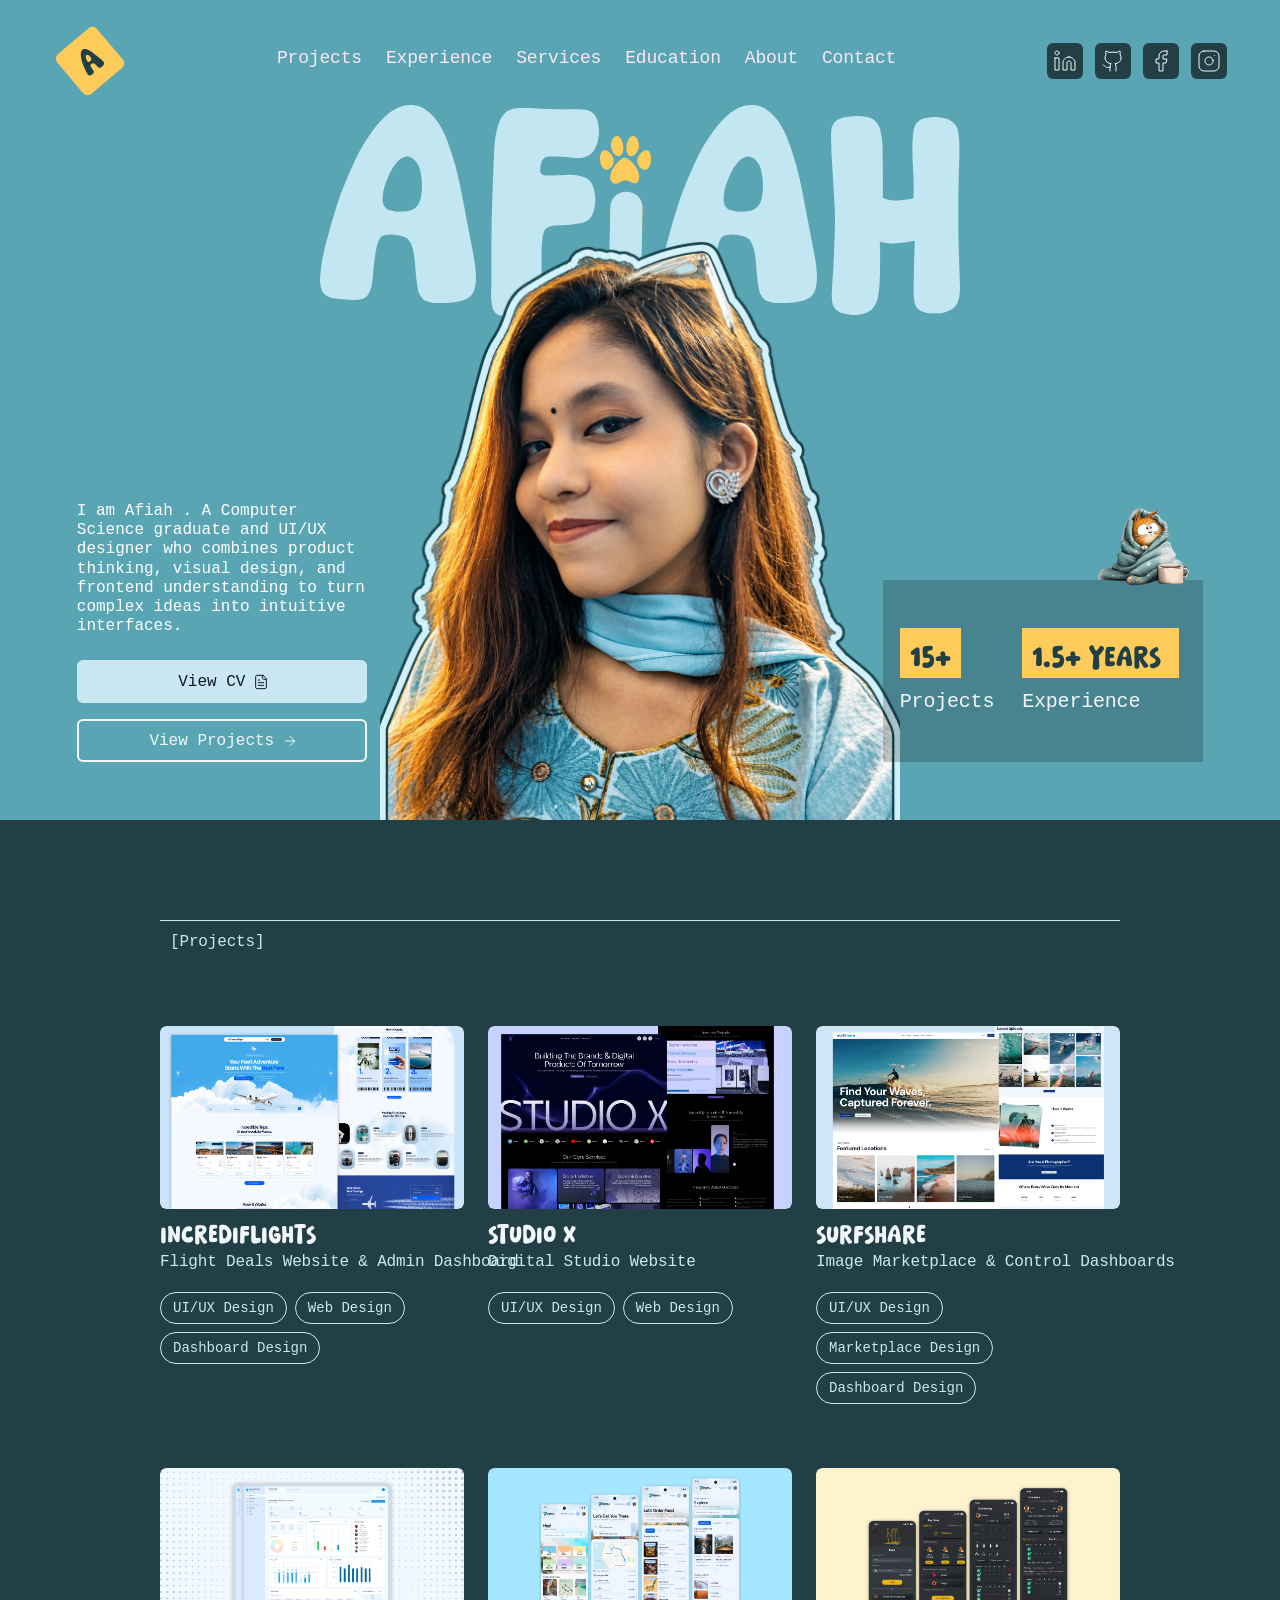
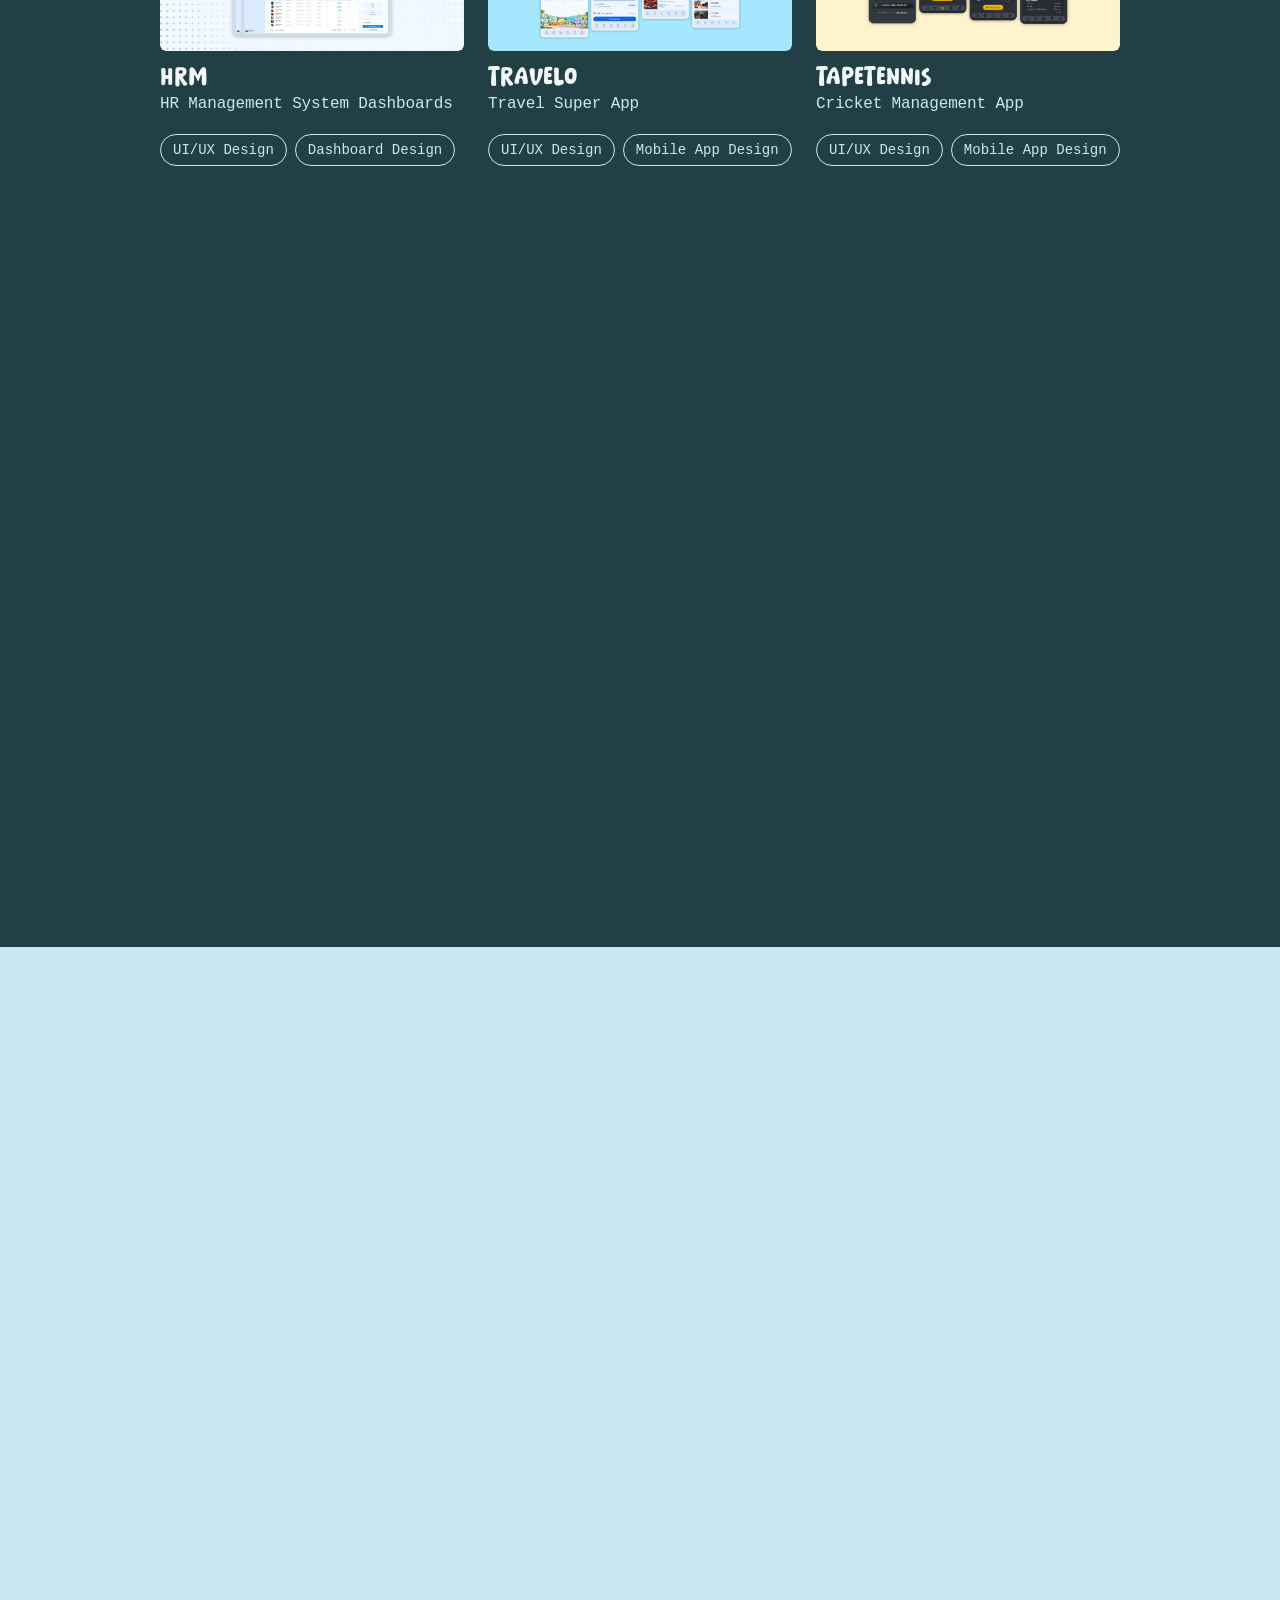
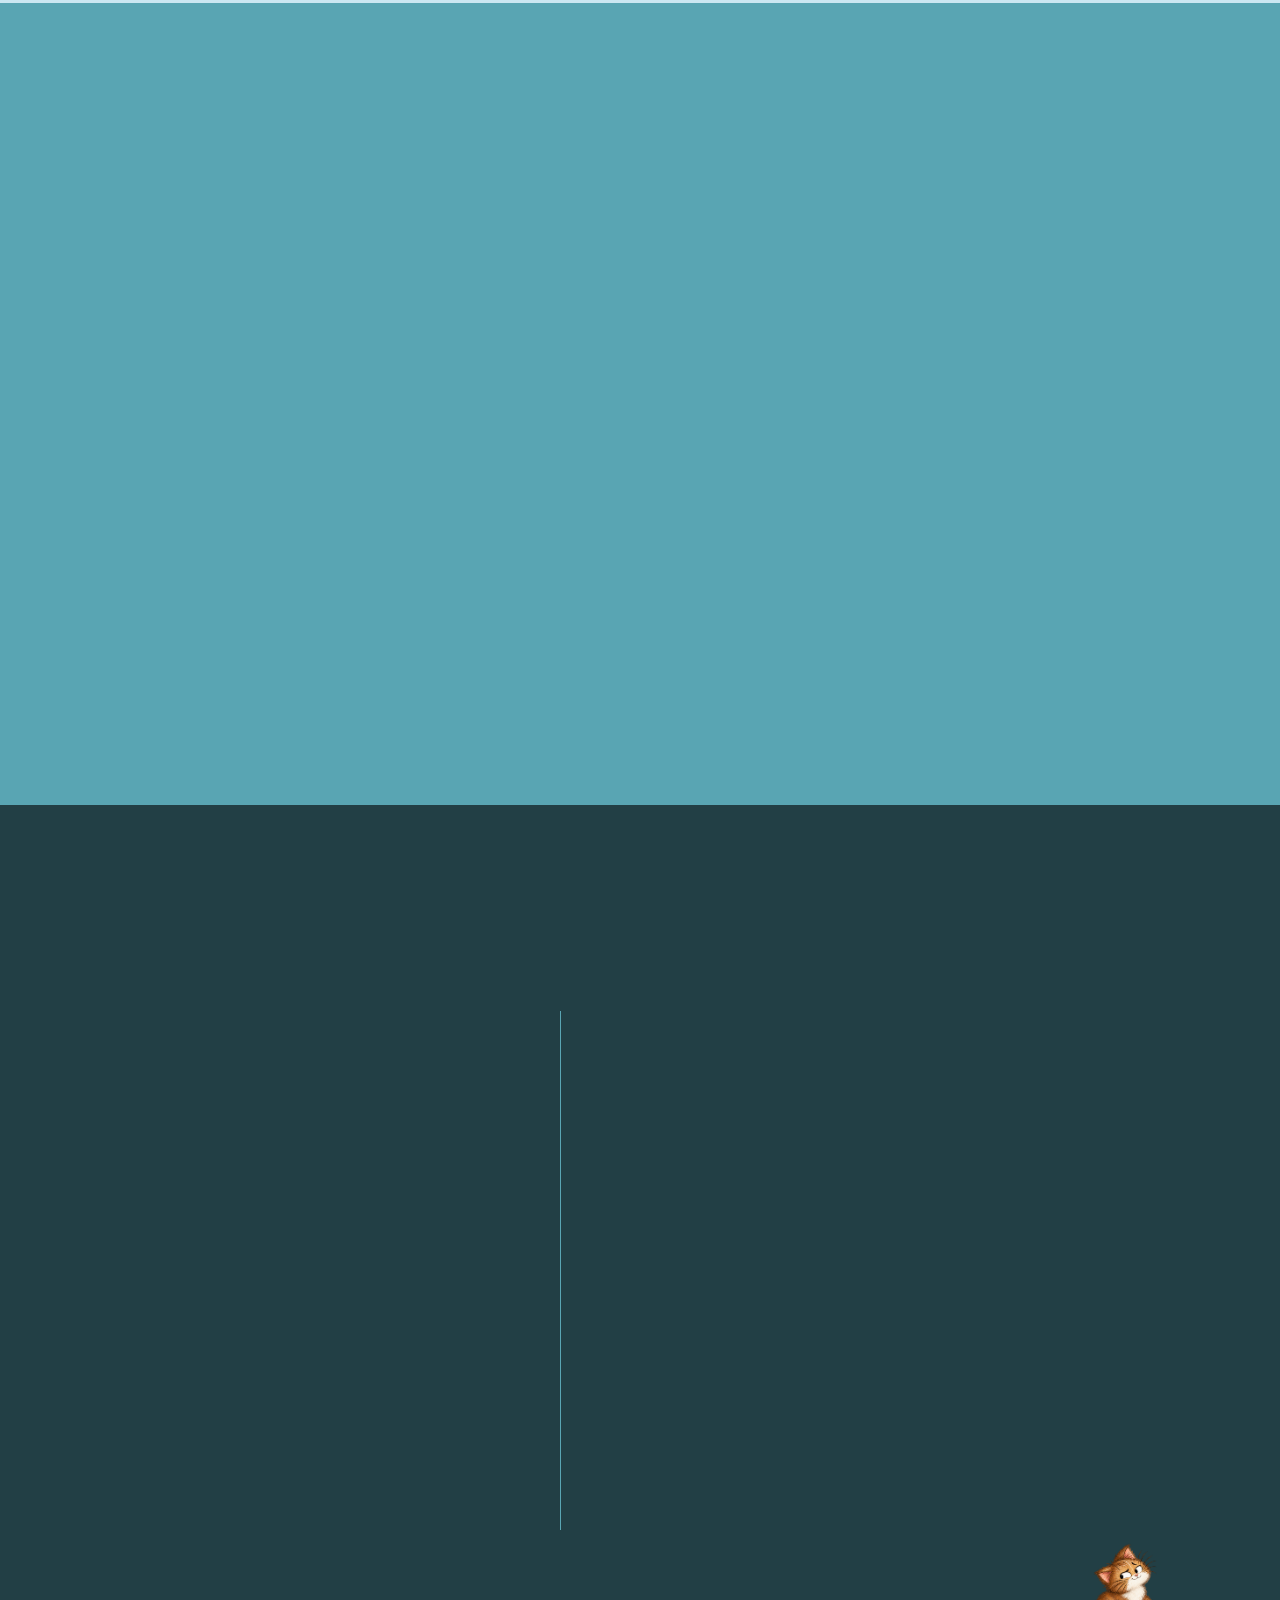
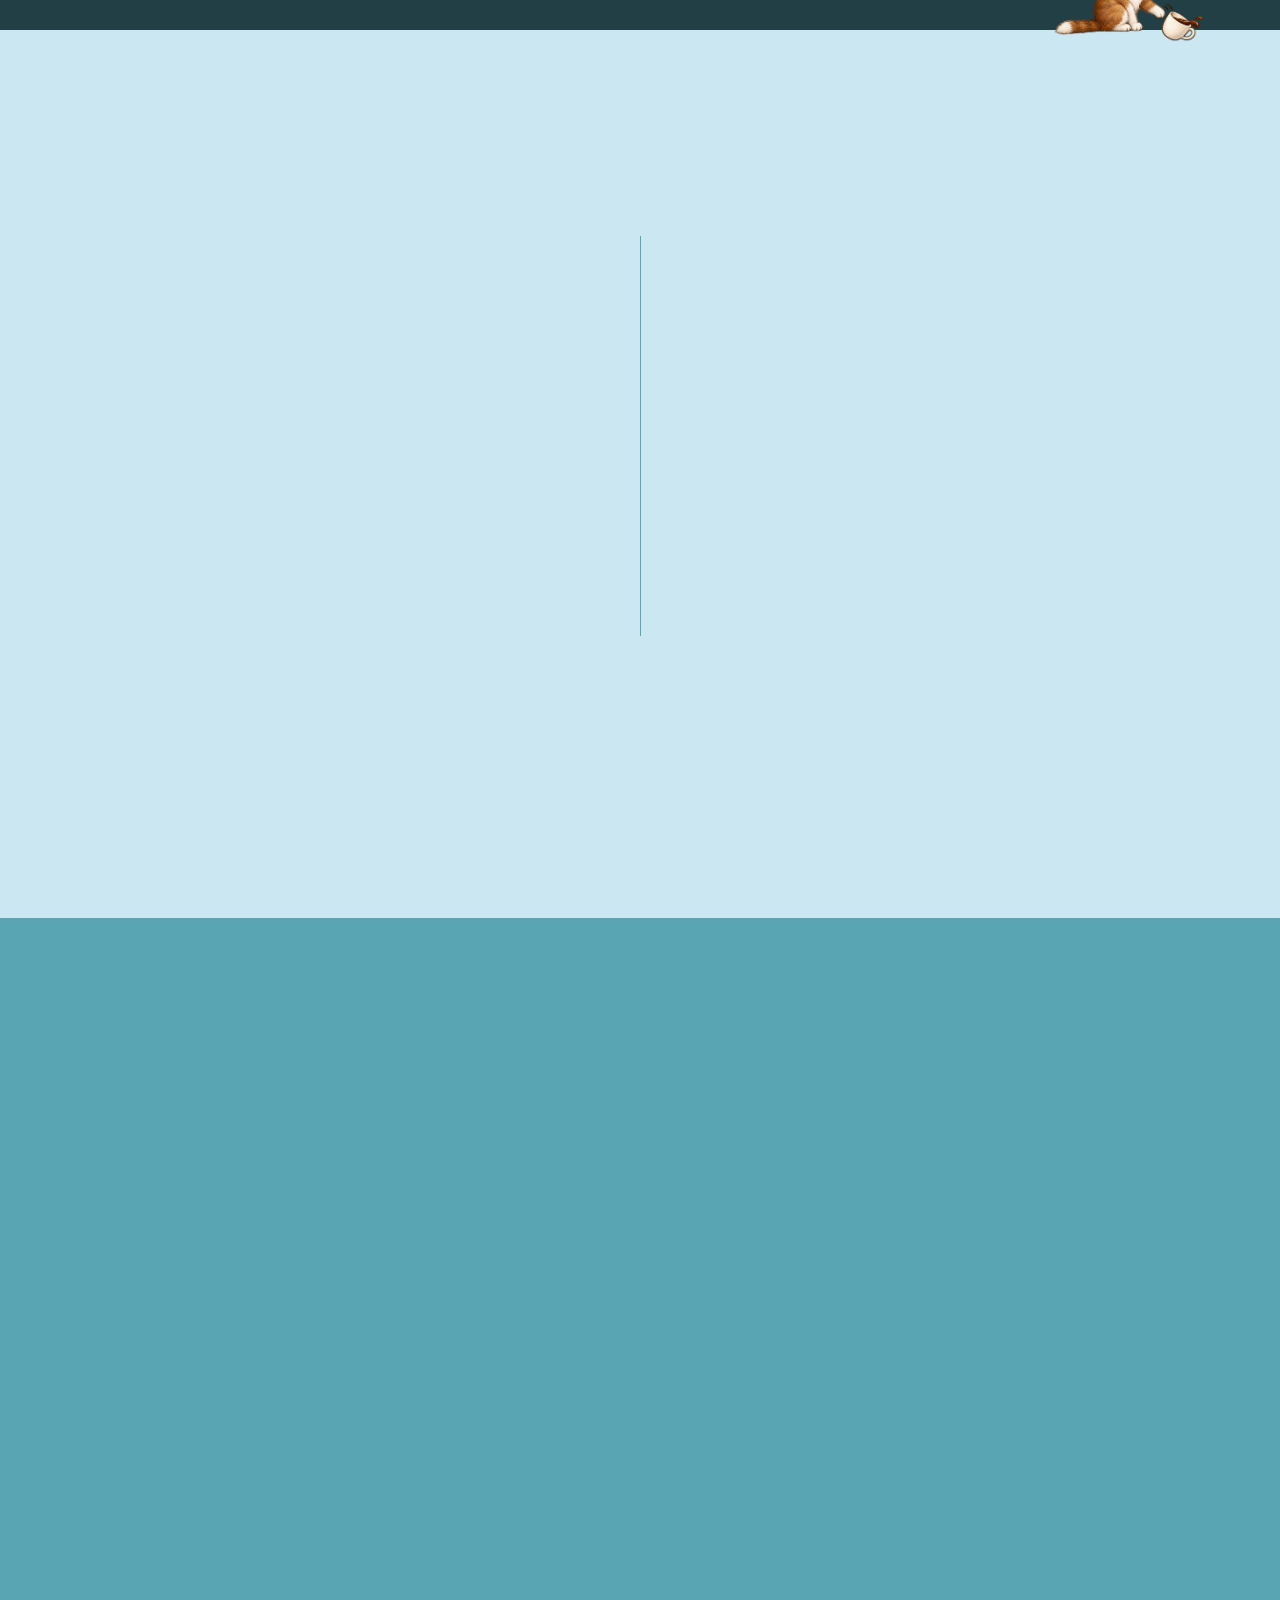
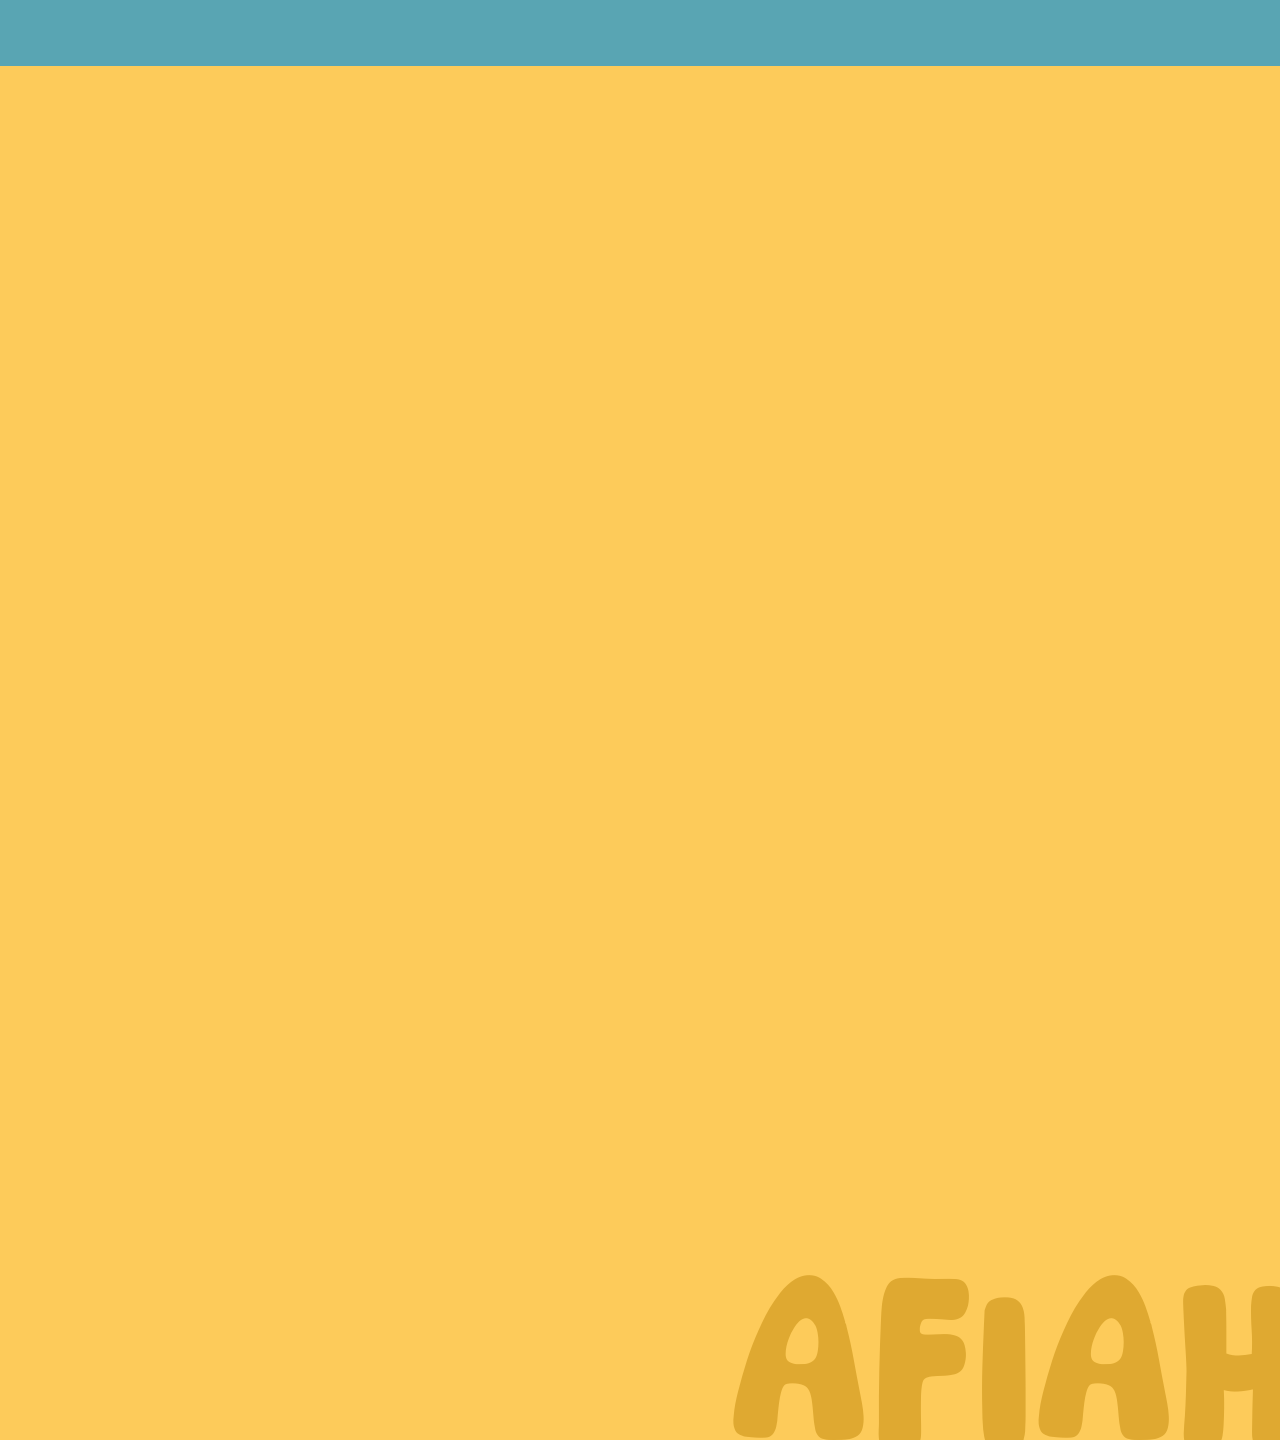
<file: index.html>
<!DOCTYPE html>
<html lang="en">

<head>
    <meta charset="UTF-8" />
    <meta name="viewport" content="width=device-width, initial-scale=1.0" />
    <title>Portfolio — Afiah</title>
    <link rel="preconnect" href="https://fonts.googleapis.com" />
    <link rel="preconnect" href="https://fonts.gstatic.com" crossorigin />
    <link href="https://fonts.googleapis.com/css2?family=Inter:wght@800&family=Patrick+Hand+SC&display=swap"
        rel="stylesheet" />
    <link rel="stylesheet" href="styles.css" />
</head>

<body>
    <div class="page-viewport">
        <div class="landing-blue">
            <div class="main-stack">
                <!-- ==========================================
             1. HERO SECTION (6182:2918)
             ========================================== -->
                <section class="hero-section">
                    <!-- AFiAH Vector Letters (6182:2919) -->
                    <div class="afiah-vectors" aria-hidden="true">
                        <div class="afiah-vec-h">
                            <img src="assets/2336484666377e75aed4778ebf995033f5c12205.svg" alt="" />
                        </div>
                        <div class="afiah-vec-a2">
                            <img src="assets/fd76eb0d3fbd999fd071fb6ce1f73339eb17ddfc.svg" alt="" />
                        </div>
                        <div class="afiah-vec-i-paw">
                            <img src="assets/2bf1123e3c13f6d57bb268a49ad224128c546767.svg" alt="" />
                        </div>
                        <div class="afiah-vec-i-stem">
                            <img src="assets/b173620bde2839ea7b9ef54284a91428e01b8969.svg" alt="" />
                        </div>
                        <div class="afiah-vec-f">
                            <img src="assets/5797ed838f018af6b65de151c89ea7009cb1979b.svg" alt="" />
                        </div>
                        <div class="afiah-vec-a1">
                            <img src="assets/8a0f46ea5d076fa7dfdc375c00e189f8ae7c8b72.svg" alt="" />
                        </div>
                    </div>

                    <!-- Hero Portrait (6182:2927) -->
                    <div class="hero-portrait">
                        <img src="assets/dd492358db1fe404ab76c8bf00fb6f1b4fd65711.png" alt="Afiah" />
                    </div>

                    <!-- Top Navigation Bar (6182:2929) -->
                    <header class="navbar">
                        <a href="#" class="logo-wrapper" aria-label="Afiah Home">
                            <div class="logo-rotated">
                                <div class="logo-box">
                                    <p class="logo-letter font-pesta">A</p>
                                </div>
                            </div>
                        </a>

                        <button class="mobile-menu-toggle" type="button" aria-label="Toggle navigation"
                            aria-expanded="false"
                            onclick="this.parentElement.classList.toggle('nav-open'); this.setAttribute('aria-expanded', this.parentElement.classList.contains('nav-open'))">
                            <span></span>
                            <span></span>
                            <span></span>
                        </button>

                        <nav class="nav-links font-consolas"
                            onclick="if(window.innerWidth <= 900){ this.parentElement.classList.remove('nav-open'); }">

                            <a href="projects.html">Projects</a>
                            <a href="#experience">Experience</a>
                            <a href="#services">Services</a>
                            <a href="#education">Education</a>
                            <a href="#about">About</a>
                            <a href="#contact">Contact</a>
                        </nav>

                        <div class="nav-socials">

                            <a href="https://www.linkedin.com/in/afiah-afiah-829a0134a/" class="nav-social-btn"
                                aria-label="LinkedIn">
                                <img src="assets/37628bb1a5034a90aa3f23297552110ed2be14b8.svg" alt="" />
                            </a>
                            <a href="https://github.com/afiahh" class="nav-social-btn" aria-label="GitHub">
                                <img src="assets/c3e5aa4423b067c50cb81807f64a7366447760ed.svg" alt="" />
                            </a>
                            <a href="https://www.facebook.com/irina.afiah" class="nav-social-btn" aria-label="Facebook">
                                <img src="assets/379a6d1ee390296889a320eb31389439bdc3be6d.svg" alt="" />
                            </a>
                            <a href="https://www.instagram.com/biroktii_kor/" class="nav-social-btn"
                                aria-label="Instagram">
                                <img src="assets/dbd92464af5bd647336b0ce903cea9cbbe1309cc.svg" alt="" />
                            </a>
                        </div>
                    </header>

                    <!-- Hero Bottom Row (6182:2948) -->
                    <div class="hero-content-row">
                        <div class="hero-left-col">
                            <p class="hero-bio font-consolas">I am Afiah . A Computer Science graduate and UI/UX
                                designer who combines product thinking, visual design, and frontend understanding to
                                turn complex ideas into intuitive interfaces.</p>
                            <div class="hero-buttons">
                                <a href="assets/Afiah_CV_UI_UX.pdf" target="_blank" rel="noopener noreferrer"
                                    class="btn-hero-primary">
                                    <div class="btn-wrap">
                                        <span class="font-consolas">View CV</span>
                                    </div>
                                    <img class="icon-16" src="assets/c405f4e12895ece82d97416a2575a9c856057e69.svg"
                                        alt="" />
                                </a>
                                <a href="#projects" class="btn-hero-secondary">
                                    <div class="btn-wrap">
                                        <span class="font-consolas">View Projects</span>
                                    </div>
                                    <img class="icon-16" src="assets/ccdca1ae5e6e2ea645a80a20722503658cf8db4c.svg"
                                        alt="" />
                                </a>
                            </div>
                        </div>

                        <div class="hero-right-col">
                            <div class="hero-stats-box">
                                <div class="hero-stats-inner">
                                    <div class="stat-item">
                                        <div class="stat-badge">
                                            <span class="font-pesta">15+</span>
                                        </div>
                                        <p class="stat-label font-consolas">Projects</p>
                                    </div>
                                    <div class="stat-item">
                                        <div class="stat-badge">
                                            <span class="font-pesta">1.5+ years </span>
                                        </div>
                                        <p class="stat-label font-consolas">Experience</p>
                                    </div>
                                </div>
                            </div>
                            <div class="hero-blanket-cat" aria-hidden="true">
                                <img src="assets/352e4ea906d5a67073edcb6e50aeff9d0504787e.png" alt="" />
                            </div>
                        </div>
                    </div>
                </section>

                <!-- ==========================================
             2. PROJECTS SECTION (6182:2972)
             ========================================== -->
                <section id="projects" class="projects-section">
                    <div class="section-header-bar border-light-blue reveal-on-scroll">
                        <p class="section-tag font-consolas" style="color: #cbe7f2; text-transform: capitalize;">
                            [Projects]</p>
                    </div>

                    <div class="projects-grid">
                        <!-- Row 1 (6182:2976) -->
                        <div class="projects-row">
                            <!-- Card 1: Andrewflights -->
                            <article class="project-card reveal-on-scroll" data-category="websites dashboard">
                                <div class="project-thumb">
                                    <img src="assets/andrewflights.png" alt="Andrewflights" />
                                    <div class="project-hover-overlay">
                                        <div class="project-hover-actions">
                                            <a href="https://incrediflights.com/" target="_blank"
                                                rel="noopener noreferrer" class="project-action-btn" title="Live Link"
                                                aria-label="Andrewflights Live Link">
                                                <img src="assets/e2e1d299816c92664c8733382a8019e7f34b01ed.svg"
                                                    alt="Link" />
                                            </a>
                                            <a href="https://www.figma.com/design/xxc4AUskaMwpWOJutNB1GP/Andrewflights--Afiah-?node-id=2001-13&p=f&t=0AasnsGT7V4Echuv-0"
                                                target="_blank" rel="noopener noreferrer" class="project-action-btn"
                                                title="Figma Design" aria-label="Andrewflights Figma Design">
                                                <img src="assets/1ffa1e058c78ac866b01cb07eef81d035372bbfa.svg"
                                                    alt="Figma" />
                                            </a>
                                            <a href="https://www.figma.com/proto/xxc4AUskaMwpWOJutNB1GP/Andrewflights--Afiah-?node-id=9371-14303&t=0AasnsGT7V4Echuv-0&scaling=scale-down-width&content-scaling=fixed&page-id=2001%3A13"
                                                target="_blank" rel="noopener noreferrer" class="project-action-btn"
                                                title="View Prototype" aria-label="Andrewflights View Prototype">
                                                <img src="assets/prototype.svg" alt="Prototype" />
                                            </a>
                                        </div>
                                    </div>
                                </div>
                                <div class="project-info">
                                    <div class="project-titles">
                                        <p class="project-name font-pesta">Incrediflights</p>
                                        <p class="project-category font-consolas">Flight Deals Website &amp; Admin
                                            Dashboard</p>
                                    </div>
                                    <div class="project-badges">
                                        <div class="project-badge"><span class="font-consolas">UI/UX Design</span></div>
                                        <div class="project-badge"><span class="font-consolas">Web Design</span></div>
                                        <div class="project-badge"><span class="font-consolas">Dashboard Design</span>
                                        </div>
                                    </div>
                                </div>
                            </article>

                            <!-- Card 2: Studio X -->
                            <article class="project-card reveal-on-scroll" data-category="websites">
                                <div class="project-thumb">
                                    <img src="assets/studio x.png" alt="Studio X" />
                                    <div class="project-hover-overlay">
                                        <div class="project-hover-actions">
                                            <a href="https://studioo-x.vercel.app/" target="_blank"
                                                rel="noopener noreferrer" class="project-action-btn" title="Live Link"
                                                aria-label="Studio X Live Link">
                                                <img src="assets/e2e1d299816c92664c8733382a8019e7f34b01ed.svg"
                                                    alt="Link" />
                                            </a>
                                            <a href="https://www.figma.com/design/6F1GEkbsRkGgnY6YXk1yeV/Design-Studio---Studio-X----afiah-?node-id=2001-13&p=f&t=kyfKpiexMuzk73VR-0"
                                                target="_blank" rel="noopener noreferrer" class="project-action-btn"
                                                title="Figma Design" aria-label="Studio X Figma Design">
                                                <img src="assets/1ffa1e058c78ac866b01cb07eef81d035372bbfa.svg"
                                                    alt="Figma" />
                                            </a>
                                            <a href="https://www.figma.com/proto/6F1GEkbsRkGgnY6YXk1yeV/Design-Studio---Studio-X----afiah-?node-id=6060-2536&t=kyfKpiexMuzk73VR-0&scaling=scale-down-width&content-scaling=fixed&page-id=6062%3A942&starting-point-node-id=6128%3A1172"
                                                target="_blank" rel="noopener noreferrer" class="project-action-btn"
                                                title="View Prototype" aria-label="Studio X View Prototype">
                                                <img src="assets/prototype.svg" alt="Prototype" />
                                            </a>
                                        </div>
                                    </div>
                                </div>
                                <div class="project-info">
                                    <div class="project-titles">
                                        <p class="project-name font-pesta">Studio X</p>
                                        <p class="project-category font-consolas">Digital Studio Website</p>
                                    </div>
                                    <div class="project-badges">
                                        <div class="project-badge"><span class="font-consolas">UI/UX Design</span></div>
                                        <div class="project-badge"><span class="font-consolas">Web Design</span></div>
                                    </div>
                                </div>
                            </article>

                            <!-- Card 3: SurfShare -->
                            <article class="project-card reveal-on-scroll" data-category="websites dashboard">
                                <div class="project-thumb">
                                    <img src="assets/surfshare.png" alt="SurfShare" />
                                    <div class="project-hover-overlay">
                                        <div class="project-hover-actions">
                                            <a href="https://surfshare.com.au/" target="_blank"
                                                rel="noopener noreferrer" class="project-action-btn" title="Live Link"
                                                aria-label="SurfShare Live Link">
                                                <img src="assets/e2e1d299816c92664c8733382a8019e7f34b01ed.svg"
                                                    alt="Link" />
                                            </a>
                                            <a href="https://www.figma.com/design/XMy1jKsF94LuSeS58MXplX/Surf-Share--Afiah-?node-id=2-4&p=f&t=W8LcUKcdk6o2CI7L-0"
                                                target="_blank" rel="noopener noreferrer" class="project-action-btn"
                                                title="Figma Design" aria-label="SurfShare Figma Design">
                                                <img src="assets/1ffa1e058c78ac866b01cb07eef81d035372bbfa.svg"
                                                    alt="Figma" />
                                            </a>
                                            <a href="https://www.figma.com/proto/XMy1jKsF94LuSeS58MXplX/Surf-Share--Afiah-?node-id=203-9951&t=W8LcUKcdk6o2CI7L-0&scaling=scale-down-width&content-scaling=fixed&page-id=2%3A4"
                                                target="_blank" rel="noopener noreferrer" class="project-action-btn"
                                                title="View Prototype" aria-label="SurfShare View Prototype">
                                                <img src="assets/prototype.svg" alt="Prototype" />
                                            </a>
                                        </div>
                                    </div>
                                </div>
                                <div class="project-info">
                                    <div class="project-titles">
                                        <p class="project-name font-pesta">SurfShare</p>
                                        <p class="project-category font-consolas">Image Marketplace &amp; Control
                                            Dashboards</p>
                                    </div>
                                    <div class="project-badges">
                                        <div class="project-badge"><span class="font-consolas">UI/UX Design</span></div>
                                        <div class="project-badge"><span class="font-consolas">Marketplace Design</span>
                                        </div>
                                        <div class="project-badge"><span class="font-consolas">Dashboard Design</span>
                                        </div>
                                    </div>
                                </div>
                            </article>
                        </div>

                        <!-- Row 2 (6182:3021) -->
                        <div class="projects-row">
                            <!-- Card 4: HRM -->
                            <article class="project-card reveal-on-scroll" data-category="dashboard">
                                <div class="project-thumb">
                                    <img src="assets/hrm.png" alt="HRM" />
                                    <div class="project-hover-overlay">
                                        <div class="project-hover-actions">
                                            <a href="https://www.figma.com/design/nOZb6gQKfQSVfIQJLzImom/FBI-HRM---payroll--Afiah-?node-id=2001-13&p=f&t=iau9jOuu3ttCidnc-0"
                                                target="_blank" rel="noopener noreferrer" class="project-action-btn"
                                                title="Figma Design" aria-label="HRM Figma Design">
                                                <img src="assets/1ffa1e058c78ac866b01cb07eef81d035372bbfa.svg"
                                                    alt="Figma" />
                                            </a>
                                            <a href="https://www.figma.com/proto/nOZb6gQKfQSVfIQJLzImom/FBI-HRM---payroll--Afiah-?node-id=4285-6603&t=iau9jOuu3ttCidnc-0&scaling=scale-down-width&content-scaling=fixed&page-id=2001%3A13"
                                                target="_blank" rel="noopener noreferrer" class="project-action-btn"
                                                title="View Prototype" aria-label="HRM View Prototype">
                                                <img src="assets/prototype.svg" alt="Prototype" />
                                            </a>
                                        </div>
                                    </div>
                                </div>
                                <div class="project-info">
                                    <div class="project-titles">
                                        <p class="project-name font-pesta">HRM</p>
                                        <p class="project-category font-consolas">HR Management System Dashboards</p>
                                    </div>
                                    <div class="project-badges">
                                        <div class="project-badge"><span class="font-consolas">UI/UX Design</span></div>
                                        <div class="project-badge"><span class="font-consolas">Dashboard Design</span>
                                        </div>
                                    </div>
                                </div>
                            </article>

                            <!-- Card 5: Travelo -->
                            <article class="project-card reveal-on-scroll" data-category="mobile">
                                <div class="project-thumb">
                                    <img src="assets/travelo.png" alt="Travelo" />
                                    <div class="project-hover-overlay">
                                        <div class="project-hover-actions">
                                            <a href="https://www.figma.com/design/Rcjgd7IcSo3GwfpJaov8mv/TROVELA--Afiah-?node-id=2001-16&p=f&t=5mW0XztQaHqlr21g-0"
                                                target="_blank" rel="noopener noreferrer" class="project-action-btn"
                                                title="Figma Design" aria-label="Travelo Figma Design">
                                                <img src="assets/1ffa1e058c78ac866b01cb07eef81d035372bbfa.svg"
                                                    alt="Figma" />
                                            </a>
                                            <a href="https://www.figma.com/proto/Rcjgd7IcSo3GwfpJaov8mv/TROVELA--Afiah-?node-id=11004-3917&t=5mW0XztQaHqlr21g-0&scaling=scale-down&content-scaling=fixed&page-id=2001%3A16"
                                                target="_blank" rel="noopener noreferrer" class="project-action-btn"
                                                title="View Prototype" aria-label="Travelo View Prototype">
                                                <img src="assets/prototype.svg" alt="Prototype" />
                                            </a>
                                        </div>
                                    </div>
                                </div>
                                <div class="project-info">
                                    <div class="project-titles">
                                        <p class="project-name font-pesta">Travelo</p>
                                        <p class="project-category font-consolas">Travel Super App</p>
                                    </div>
                                    <div class="project-badges">
                                        <div class="project-badge"><span class="font-consolas">UI/UX Design</span></div>
                                        <div class="project-badge"><span class="font-consolas">Mobile App Design</span>
                                        </div>
                                    </div>
                                </div>
                            </article>

                            <!-- Card 6: TapeTennis -->
                            <article class="project-card reveal-on-scroll" data-category="mobile">
                                <div class="project-thumb">
                                    <img src="assets/cricket app.png" alt="TapeTennis" />
                                    <div class="project-hover-overlay">
                                        <div class="project-hover-actions">
                                            <a href="https://play.google.com/store/apps/details?id=com.deshileague.app&hl=en"
                                                target="_blank" rel="noopener noreferrer" class="project-action-btn"
                                                title="Live Link" aria-label="TapeTennis Live Link">
                                                <img src="assets/e2e1d299816c92664c8733382a8019e7f34b01ed.svg"
                                                    alt="Link" />
                                            </a>
                                            <a href="https://www.figma.com/design/q5QGQyD0YRyrNRZCSdRsgU/Cricket-Tournament-Management?node-id=0-1&p=f&t=CoFyZu1lkcKlFHRx-0"
                                                target="_blank" rel="noopener noreferrer" class="project-action-btn"
                                                title="Figma Design" aria-label="TapeTennis Figma Design">
                                                <img src="assets/1ffa1e058c78ac866b01cb07eef81d035372bbfa.svg"
                                                    alt="Figma" />
                                            </a>
                                            <a href="https://www.figma.com/proto/q5QGQyD0YRyrNRZCSdRsgU/Cricket-Tournament-Management?node-id=1-865&p=f&t=CoFyZu1lkcKlFHRx-0&scaling=scale-down&content-scaling=fixed&page-id=0%3A1&starting-point-node-id=1%3A988&show-proto-sidebar=1"
                                                target="_blank" rel="noopener noreferrer" class="project-action-btn"
                                                title="View Prototype" aria-label="TapeTennis View Prototype">
                                                <img src="assets/prototype.svg" alt="Prototype" />
                                            </a>
                                        </div>
                                    </div>
                                </div>
                                <div class="project-info">
                                    <div class="project-titles">
                                        <p class="project-name font-pesta">TapeTennis</p>
                                        <p class="project-category font-consolas">Cricket Management App</p>
                                    </div>
                                    <div class="project-badges">
                                        <div class="project-badge"><span class="font-consolas">UI/UX Design</span></div>
                                        <div class="project-badge"><span class="font-consolas">Mobile App Design</span>
                                        </div>
                                    </div>
                                </div>
                            </article>
                        </div>

                        <!-- Row 3 (6182:3061) -->
                        <div class="projects-row">
                            <!-- Card 7: CMS -->
                            <article class="project-card reveal-on-scroll" data-category="dashboard">
                                <div class="project-thumb">
                                    <img src="assets/cms.png" alt="CMS" />
                                    <div class="project-hover-overlay">
                                        <div class="project-hover-actions">
                                            <a href="https://www.figma.com/design/n580kwz2O8NvYLV2epTJ7W/COMPANY-PROFILE-SYSTEM--Afiah-?node-id=2-4&p=f&t=0XantFHFajenR5Oe-0"
                                                target="_blank" rel="noopener noreferrer" class="project-action-btn"
                                                title="Figma Design" aria-label="CMS Figma Design">
                                                <img src="assets/1ffa1e058c78ac866b01cb07eef81d035372bbfa.svg"
                                                    alt="Figma" />
                                            </a>
                                            <a href="https://www.figma.com/proto/n580kwz2O8NvYLV2epTJ7W/COMPANY-PROFILE-SYSTEM--Afiah-?node-id=2080-1705&t=0XantFHFajenR5Oe-0&scaling=scale-down-width&content-scaling=fixed&page-id=2%3A4"
                                                target="_blank" rel="noopener noreferrer" class="project-action-btn"
                                                title="View Prototype" aria-label="CMS View Prototype">
                                                <img src="assets/prototype.svg" alt="Prototype" />
                                            </a>
                                        </div>
                                    </div>
                                </div>
                                <div class="project-info">
                                    <div class="project-titles">
                                        <p class="project-name font-pesta">CMS</p>
                                        <p class="project-category font-consolas">Content Management System Dashboard
                                        </p>
                                    </div>
                                    <div class="project-badges">
                                        <div class="project-badge"><span class="font-consolas">UI/UX Design</span></div>
                                        <div class="project-badge"><span class="font-consolas">Dashboard Design</span>
                                        </div>
                                    </div>
                                </div>
                            </article>

                            <!-- Card 8: E-commerce -->
                            <article class="project-card reveal-on-scroll" data-category="websites dashboard">
                                <div class="project-thumb">
                                    <img src="assets/ecommerce.png" alt="E-commerce" />
                                    <div class="project-hover-overlay">
                                        <div class="project-hover-actions">
                                            <a href="https://many-products.many-faces.com/" target="_blank"
                                                rel="noopener noreferrer" class="project-action-btn" title="Live Link"
                                                aria-label="E-commerce Live Link">
                                                <img src="assets/e2e1d299816c92664c8733382a8019e7f34b01ed.svg"
                                                    alt="Link" />
                                            </a>
                                            <a href="https://www.figma.com/design/MtRh4BTlQzMICa7C5NzqIw/Facep--afiah-?node-id=2001-7&p=f&t=J7JU0mehiNqibTmL-0"
                                                target="_blank" rel="noopener noreferrer" class="project-action-btn"
                                                title="Figma Design" aria-label="E-commerce Figma Design">
                                                <img src="assets/1ffa1e058c78ac866b01cb07eef81d035372bbfa.svg"
                                                    alt="Figma" />
                                            </a>
                                            <a href="https://www.figma.com/proto/MtRh4BTlQzMICa7C5NzqIw/Facep--afiah-?node-id=2008-4268&t=J7JU0mehiNqibTmL-0&scaling=scale-down-width&content-scaling=fixed&page-id=2001%3A7"
                                                target="_blank" rel="noopener noreferrer" class="project-action-btn"
                                                title="View Prototype" aria-label="E-commerce View Prototype">
                                                <img src="assets/prototype.svg" alt="Prototype" />
                                            </a>
                                        </div>
                                    </div>
                                </div>
                                <div class="project-info">
                                    <div class="project-titles">
                                        <p class="project-name font-pesta">E-commerce</p>
                                        <p class="project-category font-consolas">E-commerce Website &amp; Control
                                            Dashboards</p>
                                    </div>
                                    <div class="project-badges">
                                        <div class="project-badge"><span class="font-consolas">UI/UX Design</span></div>
                                        <div class="project-badge"><span class="font-consolas">E-commerce Design</span>
                                        </div>
                                        <div class="project-badge"><span class="font-consolas">Dashboard Design</span>
                                        </div>
                                    </div>
                                </div>
                            </article>

                            <!-- Card 9: Web3 -->
                            <article class="project-card reveal-on-scroll" data-category="landing">
                                <div class="project-thumb">
                                    <img src="assets/web3.png" alt="Web3" />
                                    <div class="project-hover-overlay">
                                        <div class="project-hover-actions">
                                            <a href="https://www.figma.com/design/JkrktzbgPbQm5ERw94VBsR/Web3--latest--afiah-?node-id=2009-54&p=f&t=xPq2FerA4vuKxVgL-0"
                                                target="_blank" rel="noopener noreferrer" class="project-action-btn"
                                                title="Figma Design" aria-label="Web3 Figma Design">
                                                <img src="assets/1ffa1e058c78ac866b01cb07eef81d035372bbfa.svg"
                                                    alt="Figma" />
                                            </a>
                                            <a href="https://www.figma.com/proto/JkrktzbgPbQm5ERw94VBsR/Web3--latest--afiah-?node-id=4010-1809&t=xPq2FerA4vuKxVgL-0&scaling=scale-down-width&content-scaling=fixed&page-id=2009%3A54"
                                                target="_blank" rel="noopener noreferrer" class="project-action-btn"
                                                title="View Prototype" aria-label="Web3 View Prototype">
                                                <img src="assets/prototype.svg" alt="Prototype" />
                                            </a>
                                        </div>
                                    </div>
                                </div>
                                <div class="project-info">
                                    <div class="project-titles">
                                        <p class="project-name font-pesta">Web3</p>
                                        <p class="project-category font-consolas">Web3 Landing Page</p>
                                    </div>
                                    <div class="project-badges">
                                        <div class="project-badge"><span class="font-consolas">UI/UX Design</span></div>
                                        <div class="project-badge"><span class="font-consolas">Landing Page
                                                Design</span></div>
                                    </div>
                                </div>
                            </article>
                        </div>
                    </div>

                    <a href="projects.html" class="btn-more-projects reveal-on-scroll">
                        <div class="btn-wrap">
                            <span class="font-consolas">View More Projects </span>
                        </div>
                        <img class="icon-16" src="assets/4a2f6b8ef45b6190c49dfd188800f3019b7cf63b.svg" alt="" />
                    </a>
                </section>

                <!-- ==========================================
             3. ABOUT ME SECTION (6182:3105)
             ========================================== -->
                <section id="about" class="about-section">
                    <div class="section-header-bar border-dark-teal reveal-on-scroll">
                        <p class="section-tag font-consolas" style="color: #223f45; text-transform: capitalize;">[ABOUT
                            ME]</p>
                        <div class="about-yarn-cat" aria-hidden="true">
                            <div class="about-yarn-cat-track">
                                <img src="assets/9d1c1b69659d24390e7d93d7a9f0531502767546.png" alt="" />
                            </div>
                        </div>
                    </div>

                    <div class="about-text font-pesta reveal-on-scroll">
                        <p>I'm a creative tech enthusiast, passionate about UI/UX design.</p>
                        <p>I love blending creativity with technology to craft intuitive, visually appealing, and user
                            centered digital experiences.</p>
                        <p>With a keen eye for detail and a curiosity for learning, I enjoy turning ideas into
                            meaningful digital solutions.</p>
                    </div>
                </section>

                <!-- ==========================================
             4. WHAT CAN I DO SECTION (6182:3110)
             ========================================== -->
                <section id="services" class="services-section">
                    <div class="section-header-bar border-off-white reveal-on-scroll">
                        <p class="section-tag font-consolas" style="color: #f2f8fa; text-transform: capitalize;">[WHAT
                            CAN I DO]</p>
                    </div>

                    <div class="services-grid">
                        <!-- Service 01 -->
                        <div class="service-card reveal-on-scroll">
                            <div class="service-card-top">
                                <p class="service-number font-consolas">[01]</p>
                                <div class="service-union-img">
                                    <img src="assets/8d192eab474906186752f9c6993be056a466b8b7.png" alt="Web Design" />
                                </div>
                            </div>
                            <div class="service-card-bottom">
                                <p class="service-title font-pesta">Website Design</p>
                                <p class="service-desc font-consolas">Beautiful,responsive websites built around your
                                    brand and users.</p>
                            </div>
                        </div>

                        <!-- Service 02 -->
                        <div class="service-card reveal-on-scroll">
                            <div class="service-card-top">
                                <p class="service-number font-consolas">[02]</p>
                                <div class="service-union-img">
                                    <img src="assets/099b36fa4eb304870fca7939dcc92176238569aa.png" alt="App Design" />
                                </div>
                            </div>
                            <div class="service-card-bottom">
                                <p class="service-title font-pesta">Mobile App Design</p>
                                <p class="service-desc font-consolas">Intuitive mobile experiences that make every
                                    interaction feel effortless.</p>
                            </div>
                        </div>

                        <!-- Service 03 -->
                        <div class="service-card reveal-on-scroll">
                            <div class="service-card-top">
                                <p class="service-number font-consolas">[03]</p>
                                <div class="service-union-img h-184">
                                    <img src="assets/3741d258593f03934b9f42f6c91d06fa1350ad89.png" alt="Wire Frame" />
                                </div>
                            </div>
                            <div class="service-card-bottom">
                                <p class="service-title font-pesta">Wire framing</p>
                                <p class="service-desc font-consolas">Clear layouts that turn ideas into structured user
                                    journeys.</p>
                            </div>
                        </div>

                        <!-- Service 04 -->
                        <div class="service-card reveal-on-scroll">
                            <div class="service-card-top">
                                <p class="service-number font-consolas">[04]</p>
                                <div class="service-union-img">
                                    <img src="assets/c0951a9b3ee1a1673d3b985c5fe838f39ab523a1.png" alt="Prototyping" />
                                </div>
                            </div>
                            <div class="service-card-bottom">
                                <p class="service-title font-pesta">Prototyping</p>
                                <p class="service-desc font-consolas">Interactive previews that bring your product
                                    experience to life.</p>
                            </div>
                        </div>
                    </div>
                </section>

                <!-- ==========================================
             5. EXPERIENCE SECTION (6182:3150)
             ========================================== -->
                <section id="experience" class="experience-section">
                    <div class="section-header-bar border-light-blue reveal-on-scroll">
                        <p class="section-tag font-consolas" style="color: #cbe7f2; text-transform: capitalize;">
                            [EXPERIENCE]</p>
                    </div>

                    <div class="experience-timeline">
                        <div class="timeline-vertical-line" aria-hidden="true"></div>

                        <div class="timeline-rows">
                            <!-- Experience 1: FB International BD -->
                            <div class="timeline-row reveal-on-scroll">
                                <div class="timeline-left">
                                    <div class="timeline-company-and-line">
                                        <div class="company-fb">
                                            <div class="company-fb-logo">
                                                <img src="assets/32ad97dc9717f40fc12411da8b60d646655de9aa.png"
                                                    alt="FB International BD" />
                                            </div>
                                            <p class="company-fb-name font-inter-extrabold">FB International BD</p>
                                        </div>
                                        <div class="timeline-horiz-line"></div>
                                    </div>
                                    <div class="timeline-dot">
                                        <img src="assets/e6513227ae7ce24a3e47aac7be5d769d859b27ae.svg" alt="" />
                                    </div>
                                </div>
                                <div class="timeline-right">
                                    <div class="timeline-role-box">
                                        <p class="timeline-date font-consolas">Feb 2026 – Ongoing</p>
                                        <p class="timeline-role font-pesta">UI/UX Designer</p>
                                    </div>
                                </div>
                            </div>

                            <!-- Experience 2: Eutropia -->
                            <div class="timeline-row reveal-on-scroll">
                                <div class="timeline-left">
                                    <div class="timeline-company-and-line">
                                        <div class="company-eutropia-logo">
                                            <img src="assets/0e739bd0e7eae255d11048763316aff8a2400371.png"
                                                alt="Eutropia" />
                                        </div>
                                        <div class="timeline-horiz-line"></div>
                                    </div>
                                    <div class="timeline-dot">
                                        <img src="assets/e6513227ae7ce24a3e47aac7be5d769d859b27ae.svg" alt="" />
                                    </div>
                                </div>
                                <div class="timeline-right">
                                    <div class="timeline-role-box">
                                        <p class="timeline-date font-consolas">July 2025 – Dec 2025</p>
                                        <p class="timeline-role font-pesta">UI/UX Designer intern</p>
                                    </div>
                                </div>
                            </div>

                            <!-- Experience 3: Deshileague -->
                            <div class="timeline-row reveal-on-scroll">
                                <div class="timeline-left">
                                    <div class="timeline-company-and-line">
                                        <div class="company-deshi-logo">
                                            <img src="assets/0b0b4009b81fe6b33bb119ccbadea3686397eb5c.png"
                                                alt="Deshileague" />
                                        </div>
                                        <div class="timeline-horiz-line"></div>
                                    </div>
                                    <div class="timeline-dot">
                                        <img src="assets/e6513227ae7ce24a3e47aac7be5d769d859b27ae.svg" alt="" />
                                    </div>
                                </div>
                                <div class="timeline-right">
                                    <div class="timeline-role-box">
                                        <p class="timeline-date font-consolas">July 2025 – Sept 2025</p>
                                        <p class="timeline-role font-pesta">UI/UX Designer intern</p>
                                    </div>
                                </div>
                            </div>
                        </div>
                    </div>

                    <!-- Guilty Kitten Coffee Spill (6182:3428) anchored to Experience bottom border -->
                    <div class="guilty-kitten" aria-hidden="true">
                        <img src="assets/1487e28fa9643c1a8495d31372fd2f5f5fdbfe43.png" alt="" />
                    </div>
                </section>

                <!-- ==========================================
             6. TOOLS & TECHNICAL FOUNDATION (6182:3188)
             ========================================== -->
                <section class="tools-section">
                    <div class="section-header-bar border-dark-teal reveal-on-scroll">
                        <p class="section-tag font-consolas" style="color: #223f45;"><span>[</span><span
                                style="text-transform: uppercase;">Tools &amp; technical foundation</span><span>]</span>
                        </p>
                    </div>

                    <div class="tools-columns">
                        <!-- Left Column: Tools & technical foundation -->
                        <div class="tools-col reveal-on-scroll">
                            <p class="tools-col-title font-pesta">Tools &amp; technical foundation</p>
                            <div class="tools-badges-rows">
                                <!-- Row 1 -->
                                <div class="tools-badge-row">
                                    <div class="tool-pill">
                                        <div class="tool-pill-wrap"><span
                                                class="tool-pill-text font-consolas">Figma</span></div>
                                        <div class="tool-icon-24"><img
                                                src="assets/c02946dda5b02789ad5135f16e8262a59f92647a.svg" alt="Figma" />
                                        </div>
                                    </div>
                                    <div class="tool-pill">
                                        <div class="tool-pill-wrap"><span
                                                class="tool-pill-text font-consolas">Canva</span></div>
                                        <div class="tool-icon-canva"><img
                                                src="assets/6e1ed2979d08756b430cf80009fc34e37174161d.svg" alt="Canva" />
                                        </div>
                                    </div>
                                    <div class="tool-pill">
                                        <div class="tool-pill-wrap"><span
                                                class="tool-pill-text font-consolas">HTML</span></div>
                                        <div class="tool-icon-24"><img
                                                src="assets/3ff8908ad58db770ba41fd299453987b2afc63cc.svg" alt="HTML5" />
                                        </div>
                                    </div>
                                    <div class="tool-pill">
                                        <div class="tool-pill-wrap"><span
                                                class="tool-pill-text font-consolas">CSS</span></div>
                                        <div class="tool-icon-24"><img
                                                src="assets/0f974aef676d82603d009db29197f46f3fa1f1de.svg" alt="CSS3" />
                                        </div>
                                    </div>
                                </div>

                                <!-- Row 2 -->
                                <div class="tools-badge-row">
                                    <div class="tool-pill">
                                        <div class="tool-pill-wrap"><span
                                                class="tool-pill-text font-consolas">Python</span></div>
                                        <div class="tool-icon-24"><img
                                                src="assets/17394c0e1e61a6d8220943daf4dd6215b411a75d.svg"
                                                alt="Python" /></div>
                                    </div>
                                    <div class="tool-pill">
                                        <div class="tool-pill-wrap"><span
                                                class="tool-pill-text font-consolas">Django</span></div>
                                        <div class="tool-icon-24"><img
                                                src="assets/17394c0e1e61a6d8220943daf4dd6215b411a75d.svg"
                                                alt="Django" /></div>
                                    </div>
                                    <div class="tool-pill">
                                        <div class="tool-pill-wrap"><span
                                                class="tool-pill-text font-consolas">Bootstrap</span></div>
                                        <div class="tool-icon-24"><img
                                                src="assets/17394c0e1e61a6d8220943daf4dd6215b411a75d.svg"
                                                alt="Bootstrap" /></div>
                                    </div>
                                    <div class="tool-pill">
                                        <div class="tool-pill-wrap"><span class="tool-pill-text font-consolas">Git /
                                                GitHub</span></div>
                                        <div class="tool-icon-24"><img
                                                src="assets/4c8a572e42c40b5da6945e653aca69c0c53489a9.svg"
                                                alt="GitHub" /></div>
                                    </div>
                                </div>

                                <!-- Row 3 -->
                                <div class="tools-badge-row">
                                    <div class="tool-pill">
                                        <div class="tool-pill-wrap"><span
                                                class="tool-pill-text font-consolas">SQL</span></div>
                                        <div class="tool-icon-24"><img
                                                src="assets/330px-Sql_data_base_with_logo (1).png" alt="SQL" />
                                        </div>
                                    </div>
                                    <div class="tool-pill">
                                        <div class="tool-pill-wrap"><span
                                                class="tool-pill-text font-consolas">Java</span></div>
                                        <div class="tool-icon-24"><img
                                                src="assets/70946047bb76deccda45d86c6b8f1b354c807c48.svg" alt="Java" />
                                        </div>
                                    </div>
                                    <div class="tool-pill">
                                        <div class="tool-pill-wrap"><span
                                                class="tool-pill-text font-consolas">C/C++</span></div>
                                        <div class="tool-icon-24"><img
                                                src="assets/afaa2c8ac211b61c45fbed8683f28e7caf163824.svg" alt="C/C++" />
                                        </div>
                                    </div>
                                    <div class="tool-pill">
                                        <div class="tool-pill-wrap"><span class="tool-pill-text font-consolas">Adobe
                                                Illustrator</span></div>
                                        <div class="tool-icon-24">
                                            <img src="assets/bfbdc28d09bf1141f1a06b5226b248e015d3b2c4.svg" alt="" />
                                            <div class="tool-icon-ai-letters">
                                                <img src="assets/7ff050b098d0f97c33c07048571ccf2c585ee8ec.svg"
                                                    alt="Ai" />
                                            </div>
                                        </div>
                                    </div>
                                </div>

                                <!-- Row 4 -->
                                <div class="tools-badge-row">
                                    <div class="tool-pill">
                                        <div class="tool-pill-wrap"><span
                                                class="tool-pill-text font-consolas">Oracle</span></div>
                                        <div class="tool-icon-oracle"><img
                                                src="assets/4cba0281180925056241ac80e02d8a0ba19a9b4b.svg"
                                                alt="Oracle" /></div>
                                    </div>
                                    <div class="tool-pill">
                                        <div class="tool-pill-wrap"><span
                                                class="tool-pill-text font-consolas">Java Script</span></div>
                                        <div class="tool-icon-24"><img
                                                src="assets/pngegg (2).png" alt="ava Script" />
                                        </div>
                                    </div>
                                    <div class="tool-pill">
                                        <div class="tool-pill-wrap"><span
                                                class="tool-pill-text font-consolas">Notion</span></div>
                                        <div class="tool-icon-24"><img
                                                src="assets/pngegg (3).png" alt="Notion" />
                                        </div>
                                    </div>
                                </div>
                            </div>
                        </div>

                        <!-- Center Vertical Divider -->
                        <div class="tools-divider-vertical" aria-hidden="true"></div>

                        <!-- Right Column: Design & product practice -->
                        <div class="tools-col reveal-on-scroll">
                            <p class="tools-col-title font-pesta">Design &amp; product practice</p>
                            <div class="practice-list">
                                <div class="practice-item">
                                    <div class="practice-item-inner">
                                        <div class="tool-icon-24"><img
                                                src="assets/2a6b4cf5423fb1aadf8fc11a10663936fa474928.svg" alt="" />
                                        </div>
                                        <p class="practice-text font-consolas">UX flows, wireframing &amp; prototyping
                                        </p>
                                    </div>
                                </div>
                                <div class="practice-item">
                                    <div class="practice-item-inner">
                                        <div class="tool-icon-24"><img
                                                src="assets/2a6b4cf5423fb1aadf8fc11a10663936fa474928.svg" alt="" />
                                        </div>
                                        <p class="practice-text font-consolas">Responsive web &amp; mobile UI</p>
                                    </div>
                                </div>
                                <div class="practice-item">
                                    <div class="practice-item-inner">
                                        <div class="tool-icon-24"><img
                                                src="assets/2a6b4cf5423fb1aadf8fc11a10663936fa474928.svg" alt="" />
                                        </div>
                                        <p class="practice-text font-consolas">Visual identity &amp; graphic design</p>
                                    </div>
                                </div>
                                <div class="practice-item">
                                    <div class="practice-item-inner">
                                        <div class="tool-icon-24"><img
                                                src="assets/2a6b4cf5423fb1aadf8fc11a10663936fa474928.svg" alt="" />
                                        </div>
                                        <p class="practice-text font-consolas">Research-informed iteration</p>
                                    </div>
                                </div>
                                <div class="practice-item">
                                    <div class="practice-item-inner">
                                        <div class="tool-icon-24"><img
                                                src="assets/2a6b4cf5423fb1aadf8fc11a10663936fa474928.svg" alt="" />
                                        </div>
                                        <p class="practice-text font-consolas">Project planning &amp; documentation</p>
                                    </div>
                                </div>
                            </div>
                        </div>
                    </div>
                </section>

                <!-- ==========================================
             7. EDUCATION SECTION (6182:3315)
             ========================================== -->
                <section id="education" class="education-section">
                    <div class="section-header-bar border-off-white reveal-on-scroll">
                        <p class="section-tag font-consolas" style="color: #f2f8fa; text-transform: capitalize;">
                            [EDUCATION]</p>
                    </div>

                    <div class="education-list">
                        <!-- Row 1: UAP -->
                        <div class="education-row reveal-on-scroll">
                            <div class="education-left">
                                <div class="edu-logo">
                                    <img src="assets/a007c3e977a3ff1eb98fe42444d496fc3e22ef91.png"
                                        alt="University of Asia Pacific" />
                                </div>
                                <div class="edu-details">
                                    <p class="edu-school font-pesta">University of Asia Pacific</p>
                                    <p class="edu-degree font-consolas">B.Sc. in Computer Science and Engineering · CGPA
                                        3.90</p>
                                </div>
                            </div>
                            <p class="edu-year font-consolas">Jan 2022 — Dec 2025</p>
                        </div>

                        <!-- Row 2: BMARPC -->
                        <div class="education-row bordered reveal-on-scroll">
                            <div class="education-left edu-left-bmarpc">
                                <div class="edu-logo">
                                    <img src="assets/098912fc83313ee600f1dab5c6ace32b6be115f7.png"
                                        alt="Birshreshtha Munshi Abdur Rouf Public College" />
                                </div>
                                <div class="edu-details">
                                    <p class="edu-school font-pesta">Birshreshtha Munshi Abdur Rouf Public College</p>
                                    <p class="edu-degree edu-degree-bmarpc font-consolas">Higher Secondary School
                                        Certificate · GPA 5.00</p>
                                </div>
                            </div>
                            <p class="edu-year font-consolas">2020</p>
                        </div>

                        <!-- Row 3: BCSIR -->
                        <div class="education-row reveal-on-scroll">
                            <div class="education-left">
                                <div class="edu-logo">
                                    <img src="assets/b105ad9d3996c9c3abd0263cdb72c7210ddcadb0.png"
                                        alt="BCSIR High School" />
                                </div>
                                <div class="edu-details">
                                    <p class="edu-school font-pesta">BCSIR High School</p>
                                    <p class="edu-degree font-consolas">Secondary School Certificate · GPA 5.00</p>
                                </div>
                            </div>
                            <p class="edu-year font-consolas">2018</p>
                        </div>
                    </div>
                </section>

                <!-- ==========================================
             8. GET IN TOUCH SECTION (6182:3340)
             ========================================== -->
                <section id="contact" class="contact-section">
                    <p class="contact-watermark font-pesta" aria-hidden="true">Afiah</p>

                    <div class="contact-top-block reveal-on-scroll">
                        <h2 class="contact-heading font-pesta">Get In touch</h2>

                        <div class="contact-info-cards">
                            <!-- Contact No -->
                            <div class="contact-info-item contact-info-item-first">
                                <div class="contact-lead-line"></div>
                                <div class="contact-info-box">
                                    <div class="tool-icon-24">
                                        <img src="assets/be2f6d3b57b0702503c3ce4e3ded6f5434b72e0a.svg" alt="" />
                                    </div>
                                    <div class="contact-info-text w-169 font-consolas">
                                        <p class="contact-info-label">Contact No</p>
                                        <p class="contact-info-value">01777813815</p>
                                    </div>
                                </div>
                                <!-- Spider-Man Kitten & Quote anchored to Contact No lead line -->
                                <div class="spider-kitten" aria-hidden="true">
                                    <div class="spider-kitten-track">
                                        <img src="assets/2840c0e402dbe6ce3ca4cbcd5d4fde6421eb796d.png" alt="" />
                                        <div class="spider-quote-wrapper">
                                            <div class="spider-quote-rotated font-patrick">
                                                <p>“With great meowww,</p>
                                                <p>comes great fish”</p>
                                            </div>
                                        </div>
                                    </div>
                                </div>
                            </div>

                            <!-- Email -->
                            <div class="contact-info-item">
                                <div class="contact-lead-line"></div>
                                <div class="contact-info-box">
                                    <div class="tool-icon-24">
                                        <img src="assets/744cdc719be346a60ed4c7ec875fdf59cb8e736a.svg" alt="" />
                                    </div>
                                    <div class="contact-info-text w-247 font-consolas">
                                        <p class="contact-info-label">Email</p>
                                        <a href="mailto:afiah.work03@gmail.com" class="contact-info-value"
                                            style="color: inherit; text-decoration: none;">afiah.work03@gmail.com</a>
                                    </div>
                                </div>
                            </div>

                            <!-- Location -->
                            <div class="contact-info-item">
                                <div class="contact-lead-line"></div>
                                <div class="contact-info-box">
                                    <div class="tool-icon-24">
                                        <img src="assets/3f4b3e178bc287d948d0a96776a0210b139005ab.svg" alt="" />
                                    </div>
                                    <div class="contact-info-text w-169 font-consolas">
                                        <p class="contact-info-label">Location</p>
                                        <p class="contact-info-value">Dhaka</p>
                                    </div>
                                </div>
                            </div>
                        </div>
                    </div>

                    <!-- Contact Form Card -->
                    <div class="contact-form-card reveal-on-scroll">
                        <div class="contact-card-left">
                            <div class="contact-card-prompt font-pesta">
                                <p>Want to send </p>
                                <p>a message?</p>
                            </div>
                            <div class="contact-card-findme">
                                <p class="findme-label font-consolas">Find me</p>
                                <div class="findme-icons">
                                    <a href="https://www.linkedin.com/in/afiah-afiah-829a0134a/" class="findme-icon-btn"
                                        aria-label="LinkedIn">
                                        <img src="assets/d3a7ae92757c9e11db82888f36ce1d9c38672b22.svg" alt="" />
                                    </a>
                                    <a href="https://github.com/afiahh" class="findme-icon-btn" aria-label="GitHub">
                                        <img src="assets/fe02f6c080a74229e76f18cc456c72732a934003.svg" alt="" />
                                    </a>
                                    <a href="https://www.facebook.com/irina.afiah" class="findme-icon-btn"
                                        aria-label="Facebook">
                                        <img src="assets/b0eac89079d2b4dab4233eb72603630aca003585.svg" alt="" />
                                    </a>
                                    <a href="https://www.instagram.com/biroktii_kor/" class="findme-icon-btn"
                                        aria-label="Instagram">
                                        <img src="assets/c7bc869b21548951c6bb4088393200b29b8208e8.svg" alt="" />
                                    </a>
                                </div>
                            </div>
                        </div>

                        <form class="contact-form-right" action="https://formsubmit.co/afiah.work03@gmail.com"
                            method="POST">
                            <!-- FormSubmit Configuration -->
                            <input type="hidden" name="_captcha" value="false" />
                            <input type="hidden" name="_template" value="table" />
                            <input type="hidden" name="_subject" value="New Message from Portfolio Website!" />

                            <div class="form-fields-stack">
                                <div class="form-group">
                                    <label class="form-label text-pure-white font-consolas"
                                        for="input-name">Name</label>
                                    <input id="input-name" name="name" type="text" class="form-input"
                                        placeholder="Enter Your full name" required />
                                </div>
                                <div class="form-group">
                                    <label class="form-label font-consolas" for="input-email">Email</label>
                                    <input id="input-email" name="email" type="email" class="form-input"
                                        placeholder="Enter Your email address" required />
                                </div>
                                <div class="form-group">
                                    <label class="form-label font-consolas" for="input-phone">Phone Number</label>
                                    <input id="input-phone" name="phone" type="tel" class="form-input"
                                        placeholder="Enter Your contact number" />
                                </div>
                                <div class="form-group">
                                    <label class="form-label font-consolas" for="input-subject">Subject</label>
                                    <input id="input-subject" name="subject" type="text" class="form-input"
                                        placeholder="Enter message subject" required />
                                </div>
                                <div class="form-group">
                                    <label class="form-label font-consolas" for="input-message">Message</label>
                                    <textarea id="input-message" name="message" class="form-textarea"
                                        placeholder="Write down your message" required></textarea>
                                </div>
                            </div>

                            <button type="submit" class="btn-send-message">
                                <div class="btn-wrap">
                                    <span class="font-consolas btn-text">Send Message</span>
                                </div>
                                <img class="icon-16" src="assets/d77f3251068685202a40d02a5b1209b9913a753b.svg" alt="" />
                            </button>
                            <div class="form-status-message" aria-live="polite"></div>
                        </form>
                    </div>
                </section>
            </div>
        </div>
    </div>

    <!-- Sticky Navbar Scrolled & Active Link ScrollSpy -->
    <script>
        const navbar = document.querySelector('.navbar');
        const navLinks = document.querySelectorAll('.nav-links a');
        const sections = document.querySelectorAll('section[id]');

        function onScroll() {
            if (navbar) {
                if (window.scrollY > 30) {
                    navbar.classList.add('scrolled');
                } else {
                    navbar.classList.remove('scrolled');
                }
            }

            let activeId = '';
            sections.forEach(sec => {
                const rect = sec.getBoundingClientRect();
                if (rect.top <= 200 && rect.bottom > 100) {
                    activeId = sec.getAttribute('id');
                }
            });

            navLinks.forEach(link => {
                const href = link.getAttribute('href') || '';
                if (activeId && (href === '#' + activeId || href.endsWith('#' + activeId))) {
                    link.classList.add('active');
                } else {
                    link.classList.remove('active');
                }
            });
        }

        window.addEventListener('scroll', onScroll, { passive: true });
        window.addEventListener('load', onScroll);
        onScroll();

        // Progressive Enhancement & Scroll Reveal IntersectionObserver
        if ('IntersectionObserver' in window && !window.matchMedia('(prefers-reduced-motion: reduce)').matches) {
            document.documentElement.classList.add('motion-ready');

            const observerOptions = {
                root: null,
                rootMargin: '0px 0px -40px 0px',
                threshold: 0.1
            };

            const revealObserver = new IntersectionObserver((entries, observer) => {
                entries.forEach(entry => {
                    if (entry.isIntersecting) {
                        entry.target.classList.add('is-revealed');

                        // Trigger single settling sway for decorative characters
                        if (entry.target.classList.contains('about-text') || entry.target.closest('#about')) {
                            const yarnCat = document.querySelector('.about-yarn-cat');
                            if (yarnCat && !yarnCat.classList.contains('is-animated')) {
                                yarnCat.classList.add('is-animated');
                            }
                        }
                        if (entry.target.closest('#contact') || entry.target.classList.contains('contact-top-block')) {
                            const spiderKitten = document.querySelector('.spider-kitten');
                            if (spiderKitten && !spiderKitten.classList.contains('is-animated')) {
                                spiderKitten.classList.add('is-animated');
                            }
                        }

                        observer.unobserve(entry.target);
                    }
                });
            }, observerOptions);

            document.querySelectorAll('.reveal-on-scroll').forEach(el => {
                const rect = el.getBoundingClientRect();
                if (rect.top < window.innerHeight && rect.bottom > 0) {
                    el.classList.add('is-revealed');
                } else {
                    revealObserver.observe(el);
                }
            });
        }

        // Interactive Mouse Pointer Follow for Decorative Character Illustrations
        function setupPointerSway(config) {
            if (!window.matchMedia('(hover: hover) and (pointer: fine)').matches) return;
            if (window.matchMedia('(prefers-reduced-motion: reduce)').matches) return;

            const section = document.querySelector(config.sectionSelector);
            const trackEl = document.querySelector(config.trackSelector);
            if (!section || !trackEl) return;

            let targetX = 0, targetRot = 0;
            let currentX = 0, currentRot = 0;
            let velX = 0, velRot = 0;
            let isMouseInside = false;
            let isVisible = true;
            let rafId = null;

            const stiffness = 0.06;
            const damping = 0.82;

            function step() {
                const forceX = (targetX - currentX) * stiffness;
                velX = (velX + forceX) * damping;
                currentX += velX;

                const forceRot = (targetRot - currentRot) * stiffness;
                velRot = (velRot + forceRot) * damping;
                currentRot += velRot;

                const isSettled = !isMouseInside &&
                    Math.abs(targetX - currentX) < 0.008 && Math.abs(velX) < 0.008 &&
                    Math.abs(targetRot - currentRot) < 0.008 && Math.abs(velRot) < 0.008;

                if (isSettled) {
                    currentX = 0;
                    currentRot = 0;
                    velX = 0;
                    velRot = 0;
                    trackEl.style.transform = '';
                    rafId = null;
                    return;
                }

                trackEl.style.transform = `translate3d(${currentX.toFixed(2)}px, 0, 0) rotate(${currentRot.toFixed(2)}deg)`;

                if (isVisible) {
                    rafId = requestAnimationFrame(step);
                } else {
                    rafId = null;
                }
            }

            function start() {
                if (!rafId && isVisible) {
                    rafId = requestAnimationFrame(step);
                }
            }

            function onMouseMove(e) {
                isMouseInside = true;
                const rect = section.getBoundingClientRect();
                if (rect.width <= 0) return;
                const normX = Math.max(-1, Math.min(1, ((e.clientX - rect.left) / rect.width - 0.5) * 2));
                targetX = normX * config.maxX;
                targetRot = normX * config.maxRot;
                start();
            }

            function onMouseLeave() {
                isMouseInside = false;
                targetX = 0;
                targetRot = 0;
                start();
            }

            section.addEventListener('mousemove', onMouseMove, { passive: true });
            section.addEventListener('mouseleave', onMouseLeave, { passive: true });

            if ('IntersectionObserver' in window) {
                const obs = new IntersectionObserver((entries) => {
                    entries.forEach(entry => {
                        isVisible = entry.isIntersecting;
                        if (isVisible && (isMouseInside || currentX !== 0 || currentRot !== 0)) {
                            start();
                        } else if (!isVisible && rafId) {
                            cancelAnimationFrame(rafId);
                            rafId = null;
                        }
                    });
                }, { threshold: 0.05 });
                obs.observe(section);
            }
        }

        setupPointerSway({
            sectionSelector: '#about',
            trackSelector: '.about-yarn-cat-track',
            maxX: 6,
            maxRot: 5
        });

        setupPointerSway({
            sectionSelector: '#contact',
            trackSelector: '.spider-kitten-track',
            maxX: 8,
            maxRot: 6
        });

        // Contact Form Handling (Submits directly to work email: afiah.work03@gmail.com)
        const contactForm = document.querySelector('.contact-form-right');
        if (contactForm) {
            const statusMsg = contactForm.querySelector('.form-status-message');
            const submitBtn = contactForm.querySelector('.btn-send-message');
            const btnText = submitBtn ? submitBtn.querySelector('.btn-text') : null;
            const originalBtnText = btnText ? btnText.textContent : 'Send Message';

            contactForm.addEventListener('submit', async function (e) {
                e.preventDefault();

                const nameInput = document.getElementById('input-name');
                const emailInput = document.getElementById('input-email');
                const phoneInput = document.getElementById('input-phone');
                const subjectInput = document.getElementById('input-subject');
                const messageInput = document.getElementById('input-message');

                const name = nameInput ? nameInput.value.trim() : '';
                const email = emailInput ? emailInput.value.trim() : '';
                const phone = phoneInput ? phoneInput.value.trim() : '';
                const subject = subjectInput ? subjectInput.value.trim() : '';
                const message = messageInput ? messageInput.value.trim() : '';

                if (!name || !email || !subject || !message) {
                    if (statusMsg) {
                        statusMsg.textContent = 'Please fill out all required fields (Name, Email, Subject, Message).';
                        statusMsg.className = 'form-status-message is-error';
                    }
                    return;
                }

                const emailRegex = /^[^\s@]+@[^\s@]+\.[^\s@]+$/;
                if (!emailRegex.test(email)) {
                    if (statusMsg) {
                        statusMsg.textContent = 'Please enter a valid email address.';
                        statusMsg.className = 'form-status-message is-error';
                    }
                    return;
                }

                if (submitBtn) {
                    submitBtn.disabled = true;
                    if (btnText) btnText.textContent = 'Sending...';
                }
                if (statusMsg) {
                    statusMsg.textContent = 'Sending message...';
                    statusMsg.className = 'form-status-message is-info';
                }

                try {
                    const response = await fetch('https://formsubmit.co/ajax/afiah.work03@gmail.com', {
                        method: 'POST',
                        headers: {
                            'Content-Type': 'application/json',
                            'Accept': 'application/json'
                        },
                        body: JSON.stringify({
                            name: name,
                            email: email,
                            phone: phone || 'Not provided',
                            _subject: `[Portfolio Contact] ${subject} - from ${name}`,
                            message: message,
                            _template: 'table',
                            _captcha: 'false'
                        })
                    });

                    const data = await response.json();
                    console.log('FormSubmit response:', response.status, data);

                    if (
                        response.ok &&
                        (data.success === 'true' || data.success === true)
                    ) {
                        if (statusMsg) {
                            if (data.message && data.message.toLowerCase().includes('activate')) {
                                statusMsg.textContent = 'Form submitted! Please check afiah.work03@gmail.com to confirm form activation for the first time.';
                                statusMsg.className = 'form-status-message is-info';
                            } else {
                                statusMsg.textContent = 'Thank you! Your message has been sent successfully.';
                                statusMsg.className = 'form-status-message is-success';
                            }
                        }
                        contactForm.reset();
                    } else {
                        throw new Error(data.message || 'Submission error');
                    }
                } catch (err) {
                    console.error('Contact form submission error:', err);
                    if (statusMsg) {
                        statusMsg.innerHTML = 'Unable to send message right now. You can email me directly at <a href="mailto:afiah.work03@gmail.com" style="color: inherit; text-decoration: underline;">afiah.work03@gmail.com</a>';
                        statusMsg.className = 'form-status-message is-error';
                    }
                } finally {
                    if (submitBtn) {
                        submitBtn.disabled = false;
                        if (btnText) btnText.textContent = originalBtnText;
                    }
                }
            });
        }
    </script>
</body>

</html>
</file>
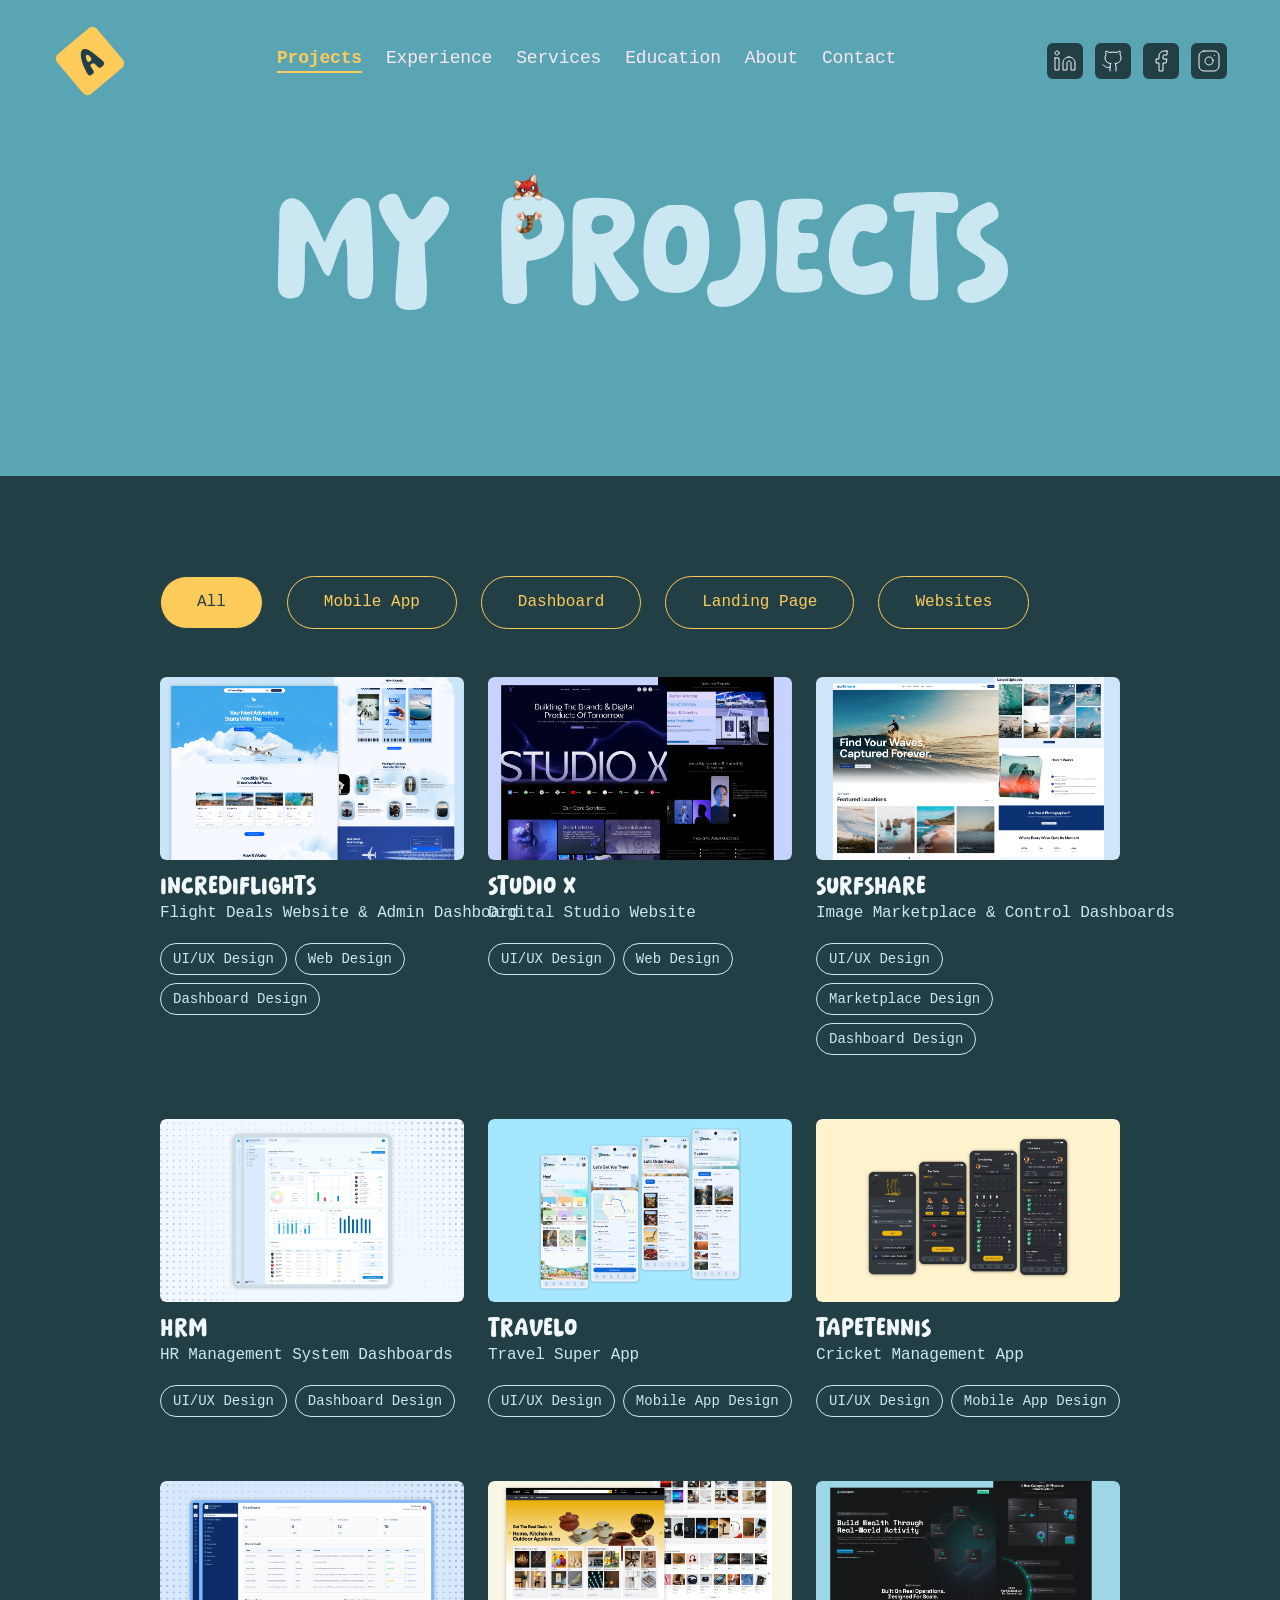
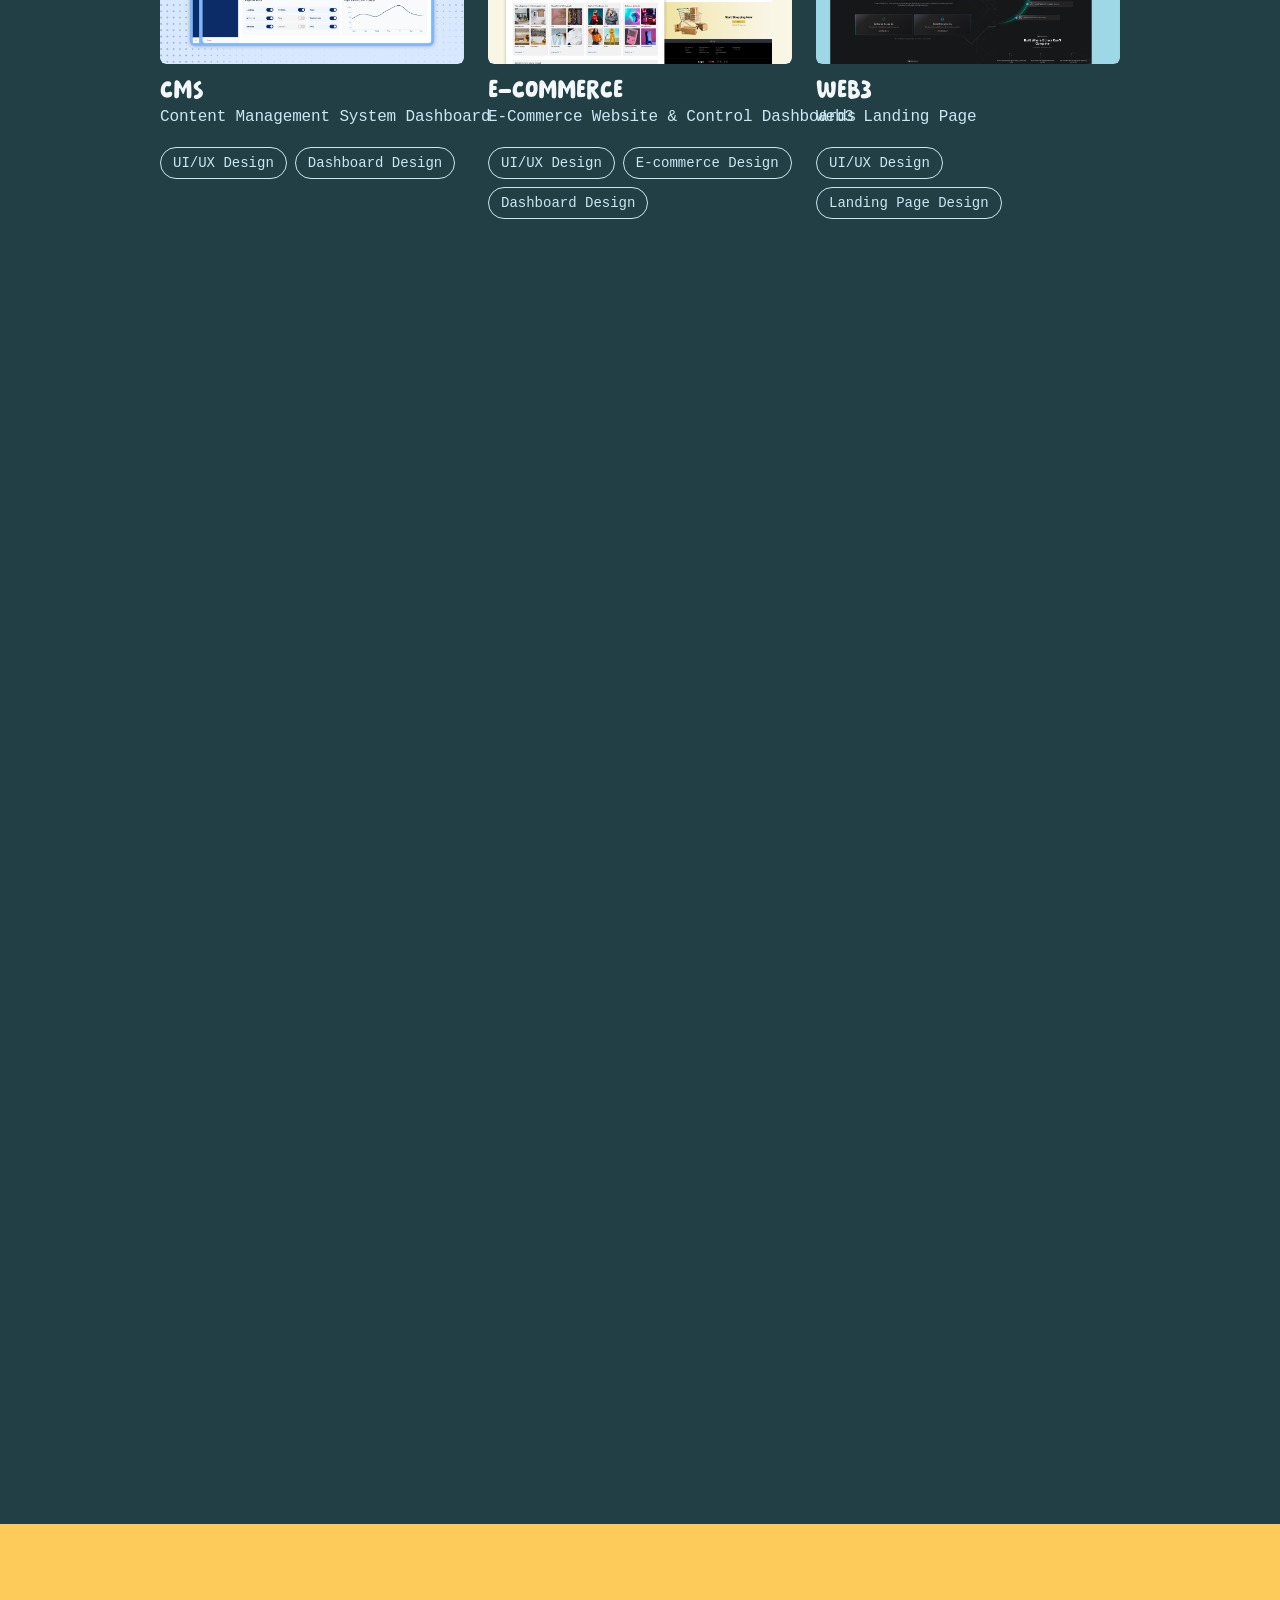
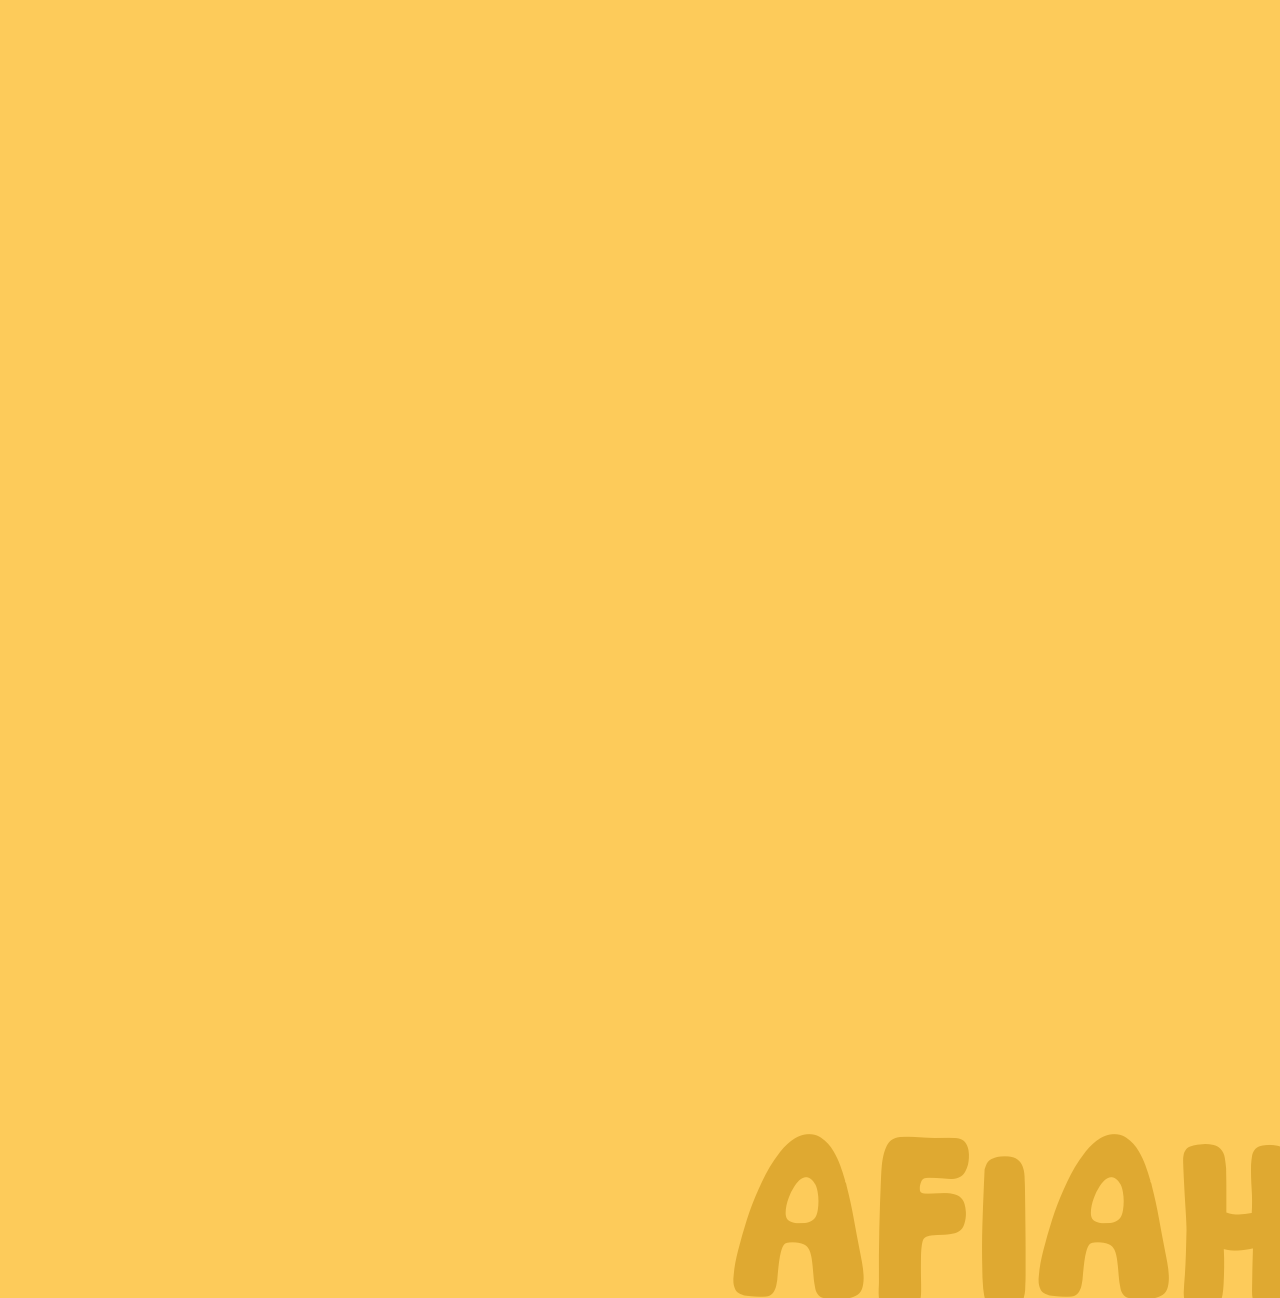
<file: projects.html>
<!DOCTYPE html>
<html lang="en">

<head>
    <meta charset="UTF-8" />
    <meta name="viewport" content="width=device-width, initial-scale=1.0" />
    <title>My Projects — Afiah</title>
    <link rel="preconnect" href="https://fonts.googleapis.com" />
    <link rel="preconnect" href="https://fonts.gstatic.com" crossorigin />
    <link href="https://fonts.googleapis.com/css2?family=Inter:wght@800&family=Patrick+Hand+SC&display=swap"
        rel="stylesheet" />
    <link rel="stylesheet" href="styles.css" />
</head>

<body>
    <div class="page-viewport">
        <div class="landing-blue">
            <div class="main-stack">
                <!-- ==========================================
                     1. PROJECTS PAGE HERO SECTION (6200:3826)
                     ========================================== -->
                <section class="projects-hero-section">
                    <!-- Top Navigation Bar (6200:3829) -->
                    <header class="navbar">
                        <a href="index.html" class="logo-wrapper" aria-label="Afiah Home">
                            <div class="logo-rotated">
                                <div class="logo-box">
                                    <p class="logo-letter font-pesta">A</p>
                                </div>
                            </div>
                        </a>

                        <button class="mobile-menu-toggle" type="button" aria-label="Toggle navigation"
                            aria-expanded="false"
                            onclick="this.parentElement.classList.toggle('nav-open'); this.setAttribute('aria-expanded', this.parentElement.classList.contains('nav-open'))">
                            <span></span>
                            <span></span>
                            <span></span>
                        </button>

                        <nav class="nav-links font-consolas"
                            onclick="if(window.innerWidth <= 900){ this.parentElement.classList.remove('nav-open'); }">

                            <a href="projects.html" class="active">Projects</a>
                            <a href="index.html#experience">Experience</a>
                            <a href="index.html#services">Services</a>
                            <a href="index.html#education">Education</a>
                            <a href="index.html#about">About</a>
                            <a href="#contact">Contact</a>
                        </nav>

                        <div class="nav-socials">
                            <a href="https://www.linkedin.com/in/afiah-afiah-829a0134a/" class="nav-social-btn"
                                aria-label="LinkedIn">
                                <img src="assets/37628bb1a5034a90aa3f23297552110ed2be14b8.svg" alt="" />
                            </a>
                            <a href="https://github.com/afiahh" class="nav-social-btn" aria-label="GitHub">
                                <img src="assets/c3e5aa4423b067c50cb81807f64a7366447760ed.svg" alt="" />
                            </a>
                            <a href="https://www.facebook.com/irina.afiah" class="nav-social-btn" aria-label="Facebook">
                                <img src="assets/379a6d1ee390296889a320eb31389439bdc3be6d.svg" alt="" />
                            </a>
                            <a href="https://www.instagram.com/biroktii_kor/" class="nav-social-btn"
                                aria-label="Instagram">
                                <img src="assets/dbd92464af5bd647336b0ce903cea9cbbe1309cc.svg" alt="" />
                            </a>
                        </div>
                    </header>

                    <!-- Large Title & Peeking Kitten Wrapper -->
                    <div class="projects-hero-title-container">
                        <h1 class="projects-hero-title font-pesta">
                            <span class="projects-hero-word">MY</span>
                            <span class="projects-hero-word"><span
                                    class="letter-p-wrapper">P<!-- Peeking Kitten Head perched above letter P in PROJECTS (6217:5677 / 6220:5743) --><span
                                        class="projects-hero-peeking-cat-head" aria-hidden="true"><img
                                            src="assets/b2b2a59df410bdd2ad9d5f50ae3d4344132956b6.png"
                                            alt="" /></span><!-- Peeking Kitten Tail hanging inside letter P loop (6217:5678 / 6220:5744) --><span
                                        class="projects-hero-peeking-cat-tail" aria-hidden="true"><img
                                            src="assets/b2b2a59df410bdd2ad9d5f50ae3d4344132956b6.png"
                                            alt="" /></span></span>ROJECTS</span>
                        </h1>
                    </div>
                </section>

                <!-- ==========================================
                     2. ALL PROJECTS GRID SECTION (6200:3849)
                     ========================================== -->
                <section class="all-projects-section">
                    <div class="all-projects-inner">
                        <!-- Filter Tabs / Badges (6200:3851) -->
                        <div class="filter-tabs-bar" role="tablist" aria-label="Project Categories">
                            <button type="button" class="filter-tab active font-consolas" role="tab"
                                aria-selected="true" aria-pressed="true"
                                onclick="filterProjects('all', this)">All</button>
                            <button type="button" class="filter-tab font-consolas" role="tab" aria-selected="false"
                                aria-pressed="false" onclick="filterProjects('mobile', this)">Mobile App</button>
                            <button type="button" class="filter-tab font-consolas" role="tab" aria-selected="false"
                                aria-pressed="false" onclick="filterProjects('dashboard', this)">Dashboard</button>
                            <button type="button" class="filter-tab font-consolas" role="tab" aria-selected="false"
                                aria-pressed="false" onclick="filterProjects('landing', this)">Landing Page</button>
                            <button type="button" class="filter-tab font-consolas" role="tab" aria-selected="false"
                                aria-pressed="false" onclick="filterProjects('websites', this)">Websites</button>
                        </div>

                        <!-- 16 Project Cards (6200:3862) -->
                        <div class="projects-grid">
                            <!-- Row 1 -->
                            <div class="projects-row">
                                <!-- Card 1: Andrewflights -->
                                <article class="project-card reveal-on-scroll" data-category="websites dashboard">
                                    <div class="project-thumb">
                                        <img src="assets/andrewflights.png" alt="Andrewflights" />
                                        <div class="project-hover-overlay">
                                            <div class="project-hover-actions">
                                                <a href="https://incrediflights.com/" target="_blank"
                                                    rel="noopener noreferrer" class="project-action-btn"
                                                    title="Live Link" aria-label="Andrewflights Live Link">
                                                    <img src="assets/e2e1d299816c92664c8733382a8019e7f34b01ed.svg"
                                                        alt="Link" />
                                                </a>
                                                <a href="https://www.figma.com/design/xxc4AUskaMwpWOJutNB1GP/Andrewflights--Afiah-?node-id=2001-13&p=f&t=0AasnsGT7V4Echuv-0"
                                                    target="_blank" rel="noopener noreferrer" class="project-action-btn"
                                                    title="Figma Design" aria-label="Andrewflights Figma Design">
                                                    <img src="assets/1ffa1e058c78ac866b01cb07eef81d035372bbfa.svg"
                                                        alt="Figma" />
                                                </a>
                                                <a href="https://www.figma.com/proto/xxc4AUskaMwpWOJutNB1GP/Andrewflights--Afiah-?node-id=9371-14303&t=0AasnsGT7V4Echuv-0&scaling=scale-down-width&content-scaling=fixed&page-id=2001%3A13"
                                                    target="_blank" rel="noopener noreferrer" class="project-action-btn"
                                                    title="View Prototype" aria-label="Andrewflights View Prototype">
                                                    <img src="assets/prototype.svg" alt="Prototype" />
                                                </a>
                                            </div>
                                        </div>
                                    </div>
                                    <div class="project-info">
                                        <div class="project-titles">
                                            <p class="project-name font-pesta">Incrediflights</p>
                                            <p class="project-category font-consolas">Flight Deals Website &amp; Admin
                                                Dashboard</p>
                                        </div>
                                        <div class="project-badges">
                                            <div class="project-badge"><span class="font-consolas">UI/UX Design</span>
                                            </div>
                                            <div class="project-badge"><span class="font-consolas">Web Design</span>
                                            </div>
                                            <div class="project-badge"><span class="font-consolas">Dashboard
                                                    Design</span></div>
                                        </div>
                                    </div>
                                </article>

                                <!-- Card 2: Studio X -->
                                <article class="project-card reveal-on-scroll" data-category="websites">
                                    <div class="project-thumb">
                                        <img src="assets/studio x.png" alt="Studio X" />
                                        <div class="project-hover-overlay">
                                            <div class="project-hover-actions">
                                                <a href="https://studioo-x.vercel.app/" target="_blank"
                                                    rel="noopener noreferrer" class="project-action-btn"
                                                    title="Live Link" aria-label="Studio X Live Link">
                                                    <img src="assets/e2e1d299816c92664c8733382a8019e7f34b01ed.svg"
                                                        alt="Link" />
                                                </a>
                                                <a href="https://www.figma.com/design/6F1GEkbsRkGgnY6YXk1yeV/Design-Studio---Studio-X----afiah-?node-id=2001-13&p=f&t=kyfKpiexMuzk73VR-0"
                                                    target="_blank" rel="noopener noreferrer" class="project-action-btn"
                                                    title="Figma Design" aria-label="Studio X Figma Design">
                                                    <img src="assets/1ffa1e058c78ac866b01cb07eef81d035372bbfa.svg"
                                                        alt="Figma" />
                                                </a>
                                                <a href="https://www.figma.com/proto/6F1GEkbsRkGgnY6YXk1yeV/Design-Studio---Studio-X----afiah-?node-id=6060-2536&t=kyfKpiexMuzk73VR-0&scaling=scale-down-width&content-scaling=fixed&page-id=6062%3A942&starting-point-node-id=6128%3A1172"
                                                    target="_blank" rel="noopener noreferrer" class="project-action-btn"
                                                    title="View Prototype" aria-label="Studio X View Prototype">
                                                    <img src="assets/prototype.svg" alt="Prototype" />
                                                </a>
                                            </div>
                                        </div>
                                    </div>
                                    <div class="project-info">
                                        <div class="project-titles">
                                            <p class="project-name font-pesta">Studio X</p>
                                            <p class="project-category font-consolas">Digital Studio Website</p>
                                        </div>
                                        <div class="project-badges">
                                            <div class="project-badge"><span class="font-consolas">UI/UX Design</span>
                                            </div>
                                            <div class="project-badge"><span class="font-consolas">Web Design</span>
                                            </div>
                                        </div>
                                    </div>
                                </article>

                                <!-- Card 3: SurfShare -->
                                <article class="project-card reveal-on-scroll" data-category="websites dashboard">
                                    <div class="project-thumb">
                                        <img src="assets/surfshare.png" alt="SurfShare" />
                                        <div class="project-hover-overlay">
                                            <div class="project-hover-actions">
                                                <a href="https://surfshare.com.au/" target="_blank"
                                                    rel="noopener noreferrer" class="project-action-btn"
                                                    title="Live Link" aria-label="SurfShare Live Link">
                                                    <img src="assets/e2e1d299816c92664c8733382a8019e7f34b01ed.svg"
                                                        alt="Link" />
                                                </a>
                                                <a href="https://www.figma.com/design/XMy1jKsF94LuSeS58MXplX/Surf-Share--Afiah-?node-id=2-4&p=f&t=W8LcUKcdk6o2CI7L-0"
                                                    target="_blank" rel="noopener noreferrer" class="project-action-btn"
                                                    title="Figma Design" aria-label="SurfShare Figma Design">
                                                    <img src="assets/1ffa1e058c78ac866b01cb07eef81d035372bbfa.svg"
                                                        alt="Figma" />
                                                </a>
                                                <a href="https://www.figma.com/proto/XMy1jKsF94LuSeS58MXplX/Surf-Share--Afiah-?node-id=203-9951&t=W8LcUKcdk6o2CI7L-0&scaling=scale-down-width&content-scaling=fixed&page-id=2%3A4"
                                                    target="_blank" rel="noopener noreferrer" class="project-action-btn"
                                                    title="View Prototype" aria-label="SurfShare View Prototype">
                                                    <img src="assets/prototype.svg" alt="Prototype" />
                                                </a>
                                            </div>
                                        </div>
                                    </div>
                                    <div class="project-info">
                                        <div class="project-titles">
                                            <p class="project-name font-pesta">SurfShare</p>
                                            <p class="project-category font-consolas">Image Marketplace &amp; Control
                                                Dashboards</p>
                                        </div>
                                        <div class="project-badges">
                                            <div class="project-badge"><span class="font-consolas">UI/UX Design</span>
                                            </div>
                                            <div class="project-badge"><span class="font-consolas">Marketplace
                                                    Design</span></div>
                                            <div class="project-badge"><span class="font-consolas">Dashboard
                                                    Design</span></div>
                                        </div>
                                    </div>
                                </article>
                            </div>

                            <!-- Row 2 -->
                            <div class="projects-row">
                                <!-- Card 4: HRM -->
                                <article class="project-card reveal-on-scroll" data-category="dashboard">
                                    <div class="project-thumb">
                                        <img src="assets/hrm.png" alt="HRM" />
                                        <div class="project-hover-overlay">
                                            <div class="project-hover-actions">
                                                <a href="https://www.figma.com/design/nOZb6gQKfQSVfIQJLzImom/FBI-HRM---payroll--Afiah-?node-id=2001-13&p=f&t=iau9jOuu3ttCidnc-0"
                                                    target="_blank" rel="noopener noreferrer" class="project-action-btn"
                                                    title="Figma Design" aria-label="HRM Figma Design">
                                                    <img src="assets/1ffa1e058c78ac866b01cb07eef81d035372bbfa.svg"
                                                        alt="Figma" />
                                                </a>
                                                <a href="https://www.figma.com/proto/nOZb6gQKfQSVfIQJLzImom/FBI-HRM---payroll--Afiah-?node-id=4285-6603&t=iau9jOuu3ttCidnc-0&scaling=scale-down-width&content-scaling=fixed&page-id=2001%3A13"
                                                    target="_blank" rel="noopener noreferrer" class="project-action-btn"
                                                    title="View Prototype" aria-label="HRM View Prototype">
                                                    <img src="assets/prototype.svg" alt="Prototype" />
                                                </a>
                                            </div>
                                        </div>
                                    </div>
                                    <div class="project-info">
                                        <div class="project-titles">
                                            <p class="project-name font-pesta">HRM</p>
                                            <p class="project-category font-consolas">HR Management System Dashboards
                                            </p>
                                        </div>
                                        <div class="project-badges">
                                            <div class="project-badge"><span class="font-consolas">UI/UX Design</span>
                                            </div>
                                            <div class="project-badge"><span class="font-consolas">Dashboard
                                                    Design</span></div>
                                        </div>
                                    </div>
                                </article>

                                <!-- Card 5: Travelo -->
                                <article class="project-card reveal-on-scroll" data-category="mobile">
                                    <div class="project-thumb">
                                        <img src="assets/travelo.png" alt="Travelo" />
                                        <div class="project-hover-overlay">
                                            <div class="project-hover-actions">
                                                <a href="https://www.figma.com/design/Rcjgd7IcSo3GwfpJaov8mv/TROVELA--Afiah-?node-id=2001-16&p=f&t=5mW0XztQaHqlr21g-0"
                                                    target="_blank" rel="noopener noreferrer" class="project-action-btn"
                                                    title="Figma Design" aria-label="Travelo Figma Design">
                                                    <img src="assets/1ffa1e058c78ac866b01cb07eef81d035372bbfa.svg"
                                                        alt="Figma" />
                                                </a>
                                                <a href="https://www.figma.com/proto/Rcjgd7IcSo3GwfpJaov8mv/TROVELA--Afiah-?node-id=11004-3917&t=5mW0XztQaHqlr21g-0&scaling=scale-down&content-scaling=fixed&page-id=2001%3A16"
                                                    target="_blank" rel="noopener noreferrer" class="project-action-btn"
                                                    title="View Prototype" aria-label="Travelo View Prototype">
                                                    <img src="assets/prototype.svg" alt="Prototype" />
                                                </a>
                                            </div>
                                        </div>
                                    </div>
                                    <div class="project-info">
                                        <div class="project-titles">
                                            <p class="project-name font-pesta">Travelo</p>
                                            <p class="project-category font-consolas">Travel Super App</p>
                                        </div>
                                        <div class="project-badges">
                                            <div class="project-badge"><span class="font-consolas">UI/UX Design</span>
                                            </div>
                                            <div class="project-badge"><span class="font-consolas">Mobile App
                                                    Design</span></div>
                                        </div>
                                    </div>
                                </article>

                                <!-- Card 6: TapeTennis -->
                                <article class="project-card reveal-on-scroll" data-category="mobile">
                                    <div class="project-thumb">
                                        <img src="assets/cricket app.png" alt="TapeTennis" />
                                        <div class="project-hover-overlay">
                                            <div class="project-hover-actions">
                                                <a href="https://play.google.com/store/apps/details?id=com.deshileague.app&hl=en"
                                                    target="_blank" rel="noopener noreferrer" class="project-action-btn"
                                                    title="Live Link" aria-label="TapeTennis Live Link">
                                                    <img src="assets/e2e1d299816c92664c8733382a8019e7f34b01ed.svg"
                                                        alt="Link" />
                                                </a>
                                                <a href="https://www.figma.com/design/q5QGQyD0YRyrNRZCSdRsgU/Cricket-Tournament-Management?node-id=0-1&p=f&t=CoFyZu1lkcKlFHRx-0"
                                                    target="_blank" rel="noopener noreferrer" class="project-action-btn"
                                                    title="Figma Design" aria-label="TapeTennis Figma Design">
                                                    <img src="assets/1ffa1e058c78ac866b01cb07eef81d035372bbfa.svg"
                                                        alt="Figma" />
                                                </a>
                                                <a href="https://www.figma.com/proto/q5QGQyD0YRyrNRZCSdRsgU/Cricket-Tournament-Management?node-id=1-865&p=f&t=CoFyZu1lkcKlFHRx-0&scaling=scale-down&content-scaling=fixed&page-id=0%3A1&starting-point-node-id=1%3A988&show-proto-sidebar=1"
                                                    target="_blank" rel="noopener noreferrer" class="project-action-btn"
                                                    title="View Prototype" aria-label="TapeTennis View Prototype">
                                                    <img src="assets/prototype.svg" alt="Prototype" />
                                                </a>
                                            </div>
                                        </div>
                                    </div>
                                    <div class="project-info">
                                        <div class="project-titles">
                                            <p class="project-name font-pesta">TapeTennis</p>
                                            <p class="project-category font-consolas">Cricket Management App</p>
                                        </div>
                                        <div class="project-badges">
                                            <div class="project-badge"><span class="font-consolas">UI/UX Design</span>
                                            </div>
                                            <div class="project-badge"><span class="font-consolas">Mobile App
                                                    Design</span></div>
                                        </div>
                                    </div>
                                </article>
                            </div>

                            <!-- Row 3 -->
                            <div class="projects-row">
                                <!-- Card 7: CMS -->
                                <article class="project-card reveal-on-scroll" data-category="dashboard">
                                    <div class="project-thumb">
                                        <img src="assets/cms.png" alt="CMS" />
                                        <div class="project-hover-overlay">
                                            <div class="project-hover-actions">
                                                <a href="https://www.figma.com/design/n580kwz2O8NvYLV2epTJ7W/COMPANY-PROFILE-SYSTEM--Afiah-?node-id=2-4&p=f&t=0XantFHFajenR5Oe-0"
                                                    target="_blank" rel="noopener noreferrer" class="project-action-btn"
                                                    title="Figma Design" aria-label="CMS Figma Design">
                                                    <img src="assets/1ffa1e058c78ac866b01cb07eef81d035372bbfa.svg"
                                                        alt="Figma" />
                                                </a>
                                                <a href="https://www.figma.com/proto/n580kwz2O8NvYLV2epTJ7W/COMPANY-PROFILE-SYSTEM--Afiah-?node-id=2080-1705&t=0XantFHFajenR5Oe-0&scaling=scale-down-width&content-scaling=fixed&page-id=2%3A4"
                                                    target="_blank" rel="noopener noreferrer" class="project-action-btn"
                                                    title="View Prototype" aria-label="CMS View Prototype">
                                                    <img src="assets/prototype.svg" alt="Prototype" />
                                                </a>
                                            </div>
                                        </div>
                                    </div>
                                    <div class="project-info">
                                        <div class="project-titles">
                                            <p class="project-name font-pesta">CMS</p>
                                            <p class="project-category font-consolas">Content Management System
                                                Dashboard</p>
                                        </div>
                                        <div class="project-badges">
                                            <div class="project-badge"><span class="font-consolas">UI/UX Design</span>
                                            </div>
                                            <div class="project-badge"><span class="font-consolas">Dashboard
                                                    Design</span></div>
                                        </div>
                                    </div>
                                </article>

                                <!-- Card 8: E-commerce -->
                                <article class="project-card reveal-on-scroll" data-category="websites dashboard">
                                    <div class="project-thumb">
                                        <img src="assets/ecommerce.png" alt="E-commerce" />
                                        <div class="project-hover-overlay">
                                            <div class="project-hover-actions">
                                                <a href="https://many-products.many-faces.com/" target="_blank"
                                                    rel="noopener noreferrer" class="project-action-btn"
                                                    title="Live Link" aria-label="E-commerce Live Link">
                                                    <img src="assets/e2e1d299816c92664c8733382a8019e7f34b01ed.svg"
                                                        alt="Link" />
                                                </a>
                                                <a href="https://www.figma.com/design/MtRh4BTlQzMICa7C5NzqIw/Facep--afiah-?node-id=2001-7&p=f&t=J7JU0mehiNqibTmL-0"
                                                    target="_blank" rel="noopener noreferrer" class="project-action-btn"
                                                    title="Figma Design" aria-label="E-commerce Figma Design">
                                                    <img src="assets/1ffa1e058c78ac866b01cb07eef81d035372bbfa.svg"
                                                        alt="Figma" />
                                                </a>
                                                <a href="https://www.figma.com/proto/MtRh4BTlQzMICa7C5NzqIw/Facep--afiah-?node-id=2008-4268&t=J7JU0mehiNqibTmL-0&scaling=scale-down-width&content-scaling=fixed&page-id=2001%3A7"
                                                    target="_blank" rel="noopener noreferrer" class="project-action-btn"
                                                    title="View Prototype" aria-label="E-commerce View Prototype">
                                                    <img src="assets/prototype.svg" alt="Prototype" />
                                                </a>
                                            </div>
                                        </div>
                                    </div>
                                    <div class="project-info">
                                        <div class="project-titles">
                                            <p class="project-name font-pesta">E-commerce</p>
                                            <p class="project-category font-consolas">E-commerce Website &amp; Control
                                                Dashboards</p>
                                        </div>
                                        <div class="project-badges">
                                            <div class="project-badge"><span class="font-consolas">UI/UX Design</span>
                                            </div>
                                            <div class="project-badge"><span class="font-consolas">E-commerce
                                                    Design</span></div>
                                            <div class="project-badge"><span class="font-consolas">Dashboard
                                                    Design</span></div>
                                        </div>
                                    </div>
                                </article>

                                <!-- Card 9: Web3 -->
                                <article class="project-card reveal-on-scroll" data-category="landing">
                                    <div class="project-thumb">
                                        <img src="assets/web3.png" alt="Web3" />
                                        <div class="project-hover-overlay">
                                            <div class="project-hover-actions">
                                                <a href="https://www.figma.com/design/JkrktzbgPbQm5ERw94VBsR/Web3--latest--afiah-?node-id=2009-54&p=f&t=xPq2FerA4vuKxVgL-0"
                                                    target="_blank" rel="noopener noreferrer" class="project-action-btn"
                                                    title="Figma Design" aria-label="Web3 Figma Design">
                                                    <img src="assets/1ffa1e058c78ac866b01cb07eef81d035372bbfa.svg"
                                                        alt="Figma" />
                                                </a>
                                                <a href="https://www.figma.com/proto/JkrktzbgPbQm5ERw94VBsR/Web3--latest--afiah-?node-id=4010-1809&t=xPq2FerA4vuKxVgL-0&scaling=scale-down-width&content-scaling=fixed&page-id=2009%3A54"
                                                    target="_blank" rel="noopener noreferrer" class="project-action-btn"
                                                    title="View Prototype" aria-label="Web3 View Prototype">
                                                    <img src="assets/prototype.svg" alt="Prototype" />
                                                </a>
                                            </div>
                                        </div>
                                    </div>
                                    <div class="project-info">
                                        <div class="project-titles">
                                            <p class="project-name font-pesta">Web3</p>
                                            <p class="project-category font-consolas">Web3 Landing Page</p>
                                        </div>
                                        <div class="project-badges">
                                            <div class="project-badge"><span class="font-consolas">UI/UX Design</span>
                                            </div>
                                            <div class="project-badge"><span class="font-consolas">Landing Page
                                                    Design</span></div>
                                        </div>
                                    </div>
                                </article>
                            </div>

                            <!-- Row 4 -->
                            <div class="projects-row">
                                <!-- Card 10: HMS -->
                                <article class="project-card reveal-on-scroll" data-category="websites dashboard">
                                    <div class="project-thumb">
                                        <img src="assets/hms.png" alt="HMS" />
                                        <div class="project-hover-overlay">
                                            <div class="project-hover-actions">
                                                <a href="https://www.figma.com/design/GmZxtRd1x2iPaKBdwgc0tB/Hotel-management-system--Afiah-?node-id=37-98&p=f&t=bQxEdOwWCqR80SzQ-0"
                                                    target="_blank" rel="noopener noreferrer" class="project-action-btn"
                                                    title="Figma Design" aria-label="HMS Figma Design">
                                                    <img src="assets/1ffa1e058c78ac866b01cb07eef81d035372bbfa.svg"
                                                        alt="Figma" />
                                                </a>
                                                <a href="https://www.figma.com/proto/GmZxtRd1x2iPaKBdwgc0tB/Hotel-management-system--Afiah-?node-id=351-2509&t=bQxEdOwWCqR80SzQ-0&scaling=scale-down-width&content-scaling=fixed&page-id=37%3A98"
                                                    target="_blank" rel="noopener noreferrer" class="project-action-btn"
                                                    title="View Prototype" aria-label="HMS View Prototype">
                                                    <img src="assets/prototype.svg" alt="Prototype" />
                                                </a>
                                            </div>
                                        </div>
                                    </div>
                                    <div class="project-info">
                                        <div class="project-titles">
                                            <p class="project-name font-pesta">HMS</p>
                                            <p class="project-category font-consolas">Hotel Management Website &amp;
                                                Control Dashboards</p>
                                        </div>
                                        <div class="project-badges">
                                            <div class="project-badge"><span class="font-consolas">UI/UX Design</span>
                                            </div>
                                            <div class="project-badge"><span class="font-consolas">Web Design</span>
                                            </div>
                                            <div class="project-badge"><span class="font-consolas">Dashboard
                                                    Design</span></div>
                                        </div>
                                    </div>
                                </article>

                                <!-- Card 11: Lion Capital -->
                                <article class="project-card reveal-on-scroll" data-category="websites dashboard">
                                    <div class="project-thumb">
                                        <img src="assets/lion capital.png" alt="Lion Capital" />
                                        <div class="project-hover-overlay">
                                            <div class="project-hover-actions">
                                                <a href="https://www.figma.com/design/6a2WOQ8Jakf3uB31jAG5x3/LionCapitalFx--Afiah-?node-id=2001-13&p=f&t=RcutX9wTg6mnPRCI-0"
                                                    target="_blank" rel="noopener noreferrer" class="project-action-btn"
                                                    title="Figma Design" aria-label="Lion Capital Figma Design">
                                                    <img src="assets/1ffa1e058c78ac866b01cb07eef81d035372bbfa.svg"
                                                        alt="Figma" />
                                                </a>
                                                <a href="https://www.figma.com/proto/6a2WOQ8Jakf3uB31jAG5x3/LionCapitalFx--Afiah-?node-id=6203-2191&t=RcutX9wTg6mnPRCI-0&scaling=scale-down-width&content-scaling=fixed&page-id=2001%3A13"
                                                    target="_blank" rel="noopener noreferrer" class="project-action-btn"
                                                    title="View Prototype" aria-label="Lion Capital View Prototype">
                                                    <img src="assets/prototype.svg" alt="Prototype" />
                                                </a>
                                            </div>
                                        </div>
                                    </div>
                                    <div class="project-info">
                                        <div class="project-titles">
                                            <p class="project-name font-pesta">Lion Capital</p>
                                            <p class="project-category font-consolas">Stock Market Course Website &amp;
                                                Dashboard</p>
                                        </div>
                                        <div class="project-badges">
                                            <div class="project-badge"><span class="font-consolas">UI/UX Design</span>
                                            </div>
                                            <div class="project-badge"><span class="font-consolas">Web Design</span>
                                            </div>
                                            <div class="project-badge"><span class="font-consolas">Dashboard
                                                    Design</span></div>
                                        </div>
                                    </div>
                                </article>

                                <!-- Card 12: Veritas -->
                                <article class="project-card reveal-on-scroll" data-category="dashboard">
                                    <div class="project-thumb">
                                        <img src="assets/veritas.png" alt="Veritas" />
                                        <div class="project-hover-overlay">
                                            <div class="project-hover-actions">
                                                <a href="https://www.figma.com/design/PRBEbh9390rzZj4EGIl90W/Veritas--afiah-?node-id=0-1&p=f&t=aSJm6IiUrQ9APE7X-0"
                                                    target="_blank" rel="noopener noreferrer" class="project-action-btn"
                                                    title="Figma Design" aria-label="Veritas Figma Design">
                                                    <img src="assets/1ffa1e058c78ac866b01cb07eef81d035372bbfa.svg"
                                                        alt="Figma" />
                                                </a>
                                                <a href="https://www.figma.com/proto/PRBEbh9390rzZj4EGIl90W/Veritas--afiah-?node-id=122-4103&t=aSJm6IiUrQ9APE7X-0&scaling=scale-down-width&content-scaling=fixed&page-id=0%3A1"
                                                    target="_blank" rel="noopener noreferrer" class="project-action-btn"
                                                    title="View Prototype" aria-label="Veritas View Prototype">
                                                    <img src="assets/prototype.svg" alt="Prototype" />
                                                </a>
                                            </div>
                                        </div>
                                    </div>
                                    <div class="project-info">
                                        <div class="project-titles">
                                            <p class="project-name font-pesta">Veritas</p>
                                            <p class="project-category font-consolas">AML Audit System Dashboards</p>
                                        </div>
                                        <div class="project-badges">
                                            <div class="project-badge"><span class="font-consolas">UI/UX Design</span>
                                            </div>
                                            <div class="project-badge"><span class="font-consolas">Dashboard
                                                    Design</span></div>
                                        </div>
                                    </div>
                                </article>
                            </div>

                            <!-- Row 5 -->
                            <div class="projects-row">
                                <!-- Card 13: MA PEPS -->
                                <article class="project-card reveal-on-scroll" data-category="landing">
                                    <div class="project-thumb">
                                        <img src="assets/ma peps.png" alt="MA PEPS" />
                                        <div class="project-hover-overlay">
                                            <div class="project-hover-actions">
                                                <a href="https://mapeps.co.nz/" target="_blank"
                                                    rel="noopener noreferrer" class="project-action-btn"
                                                    title="Live Link" aria-label="MA PEPS Live Link">
                                                    <img src="assets/e2e1d299816c92664c8733382a8019e7f34b01ed.svg"
                                                        alt="Link" />
                                                </a>
                                                <a href="https://www.figma.com/design/2qFmaqv6wzvs4quZZhu9ul/M%C3%81-PEPS--Afiah-?node-id=2001-13&p=f&t=YqnLVmelGHxHnas9-0"
                                                    target="_blank" rel="noopener noreferrer" class="project-action-btn"
                                                    title="Figma Design" aria-label="MA PEPS Figma Design">
                                                    <img src="assets/1ffa1e058c78ac866b01cb07eef81d035372bbfa.svg"
                                                        alt="Figma" />
                                                </a>
                                                <a href="https://www.figma.com/proto/2qFmaqv6wzvs4quZZhu9ul/M%C3%81-PEPS--Afiah-?node-id=8012-698&t=YqnLVmelGHxHnas9-0&scaling=scale-down-width&content-scaling=fixed&page-id=2001%3A13"
                                                    target="_blank" rel="noopener noreferrer" class="project-action-btn"
                                                    title="View Prototype" aria-label="MA PEPS View Prototype">
                                                    <img src="assets/prototype.svg" alt="Prototype" />
                                                </a>
                                            </div>
                                        </div>
                                    </div>
                                    <div class="project-info">
                                        <div class="project-titles">
                                            <p class="project-name font-pesta">MA PEPS</p>
                                            <p class="project-category font-consolas">Landing Page</p>
                                        </div>
                                        <div class="project-badges">
                                            <div class="project-badge"><span class="font-consolas">UI/UX Design</span>
                                            </div>
                                            <div class="project-badge"><span class="font-consolas">Landing Page
                                                    Design</span></div>
                                        </div>
                                    </div>
                                </article>

                                <!-- Card 14: RESU -->
                                <article class="project-card reveal-on-scroll" data-category="websites dashboard">
                                    <div class="project-thumb">
                                        <img src="assets/resu.png" alt="RESU" />
                                        <div class="project-hover-overlay">
                                            <div class="project-hover-actions">
                                                <a href="https://www.figma.com/design/4FUNCBV1gXkJObnpzX4eoc/saskiabirrer--variations---Afiah-?node-id=2001-13&p=f&t=q4v1UfqPrYJzFWDQ-0"
                                                    target="_blank" rel="noopener noreferrer" class="project-action-btn"
                                                    title="Figma Design" aria-label="RESU Figma Design">
                                                    <img src="assets/1ffa1e058c78ac866b01cb07eef81d035372bbfa.svg"
                                                        alt="Figma" />
                                                </a>
                                                <a href="https://www.figma.com/proto/4FUNCBV1gXkJObnpzX4eoc/saskiabirrer--variations---Afiah-?node-id=2093-1027&t=q4v1UfqPrYJzFWDQ-0&scaling=scale-down-width&content-scaling=fixed&page-id=2001%3A13"
                                                    target="_blank" rel="noopener noreferrer" class="project-action-btn"
                                                    title="View Prototype" aria-label="RESU View Prototype">
                                                    <img src="assets/prototype.svg" alt="Prototype" />
                                                </a>
                                            </div>
                                        </div>
                                    </div>
                                    <div class="project-info">
                                        <div class="project-titles">
                                            <p class="project-name font-pesta">RESU</p>
                                            <p class="project-category font-consolas">Property Rental Website &amp; CMS
                                                Dashboards</p>
                                        </div>
                                        <div class="project-badges">
                                            <div class="project-badge"><span class="font-consolas">UI/UX Design</span>
                                            </div>
                                            <div class="project-badge"><span class="font-consolas">Web Design</span>
                                            </div>
                                            <div class="project-badge"><span class="font-consolas">Dashboard
                                                    Design</span></div>
                                        </div>
                                    </div>
                                </article>

                                <!-- Card 15: Stomexa -->
                                <article class="project-card reveal-on-scroll" data-category="websites">
                                    <div class="project-thumb">
                                        <img src="assets/stomexa.png" alt="Stomexa" />
                                        <div class="project-hover-overlay">
                                            <div class="project-hover-actions">
                                                <a href="https://www.figma.com/design/PxzWJ0OAStF75LSZifTvab/Stomexa--Afiah-?node-id=2001-13&p=f&t=Tys2mlb1T6nHb6VK-0"
                                                    target="_blank" rel="noopener noreferrer" class="project-action-btn"
                                                    title="Figma Design" aria-label="Stomexa Figma Design">
                                                    <img src="assets/1ffa1e058c78ac866b01cb07eef81d035372bbfa.svg"
                                                        alt="Figma" />
                                                </a>
                                                <a href="https://www.figma.com/proto/PxzWJ0OAStF75LSZifTvab/Stomexa--Afiah-?node-id=8027-10&t=Tys2mlb1T6nHb6VK-0&scaling=scale-down-width&content-scaling=fixed&page-id=2001%3A13"
                                                    target="_blank" rel="noopener noreferrer" class="project-action-btn"
                                                    title="View Prototype" aria-label="Stomexa View Prototype">
                                                    <img src="assets/prototype.svg" alt="Prototype" />
                                                </a>
                                            </div>
                                        </div>
                                    </div>
                                    <div class="project-info">
                                        <div class="project-titles">
                                            <p class="project-name font-pesta">Stomexa</p>
                                            <p class="project-category font-consolas">B2B Services Website</p>
                                        </div>
                                        <div class="project-badges">
                                            <div class="project-badge"><span class="font-consolas">UI/UX Design</span>
                                            </div>
                                            <div class="project-badge"><span class="font-consolas">Web Design</span>
                                            </div>
                                        </div>
                                    </div>
                                </article>
                            </div>

                            <!-- Row 6 -->
                            <div class="projects-row">
                                <!-- Card 16: Shoukhin Haat -->
                                <article class="project-card reveal-on-scroll" data-category="mobile">
                                    <div class="project-thumb">
                                        <img src="assets/shoukhin haat.png" alt="Shoukhin Haat" />
                                        <div class="project-hover-overlay">
                                            <div class="project-hover-actions">
                                                <a href="https://www.figma.com/design/FtrI3l4iGwW4GkDF3gcs03/shoukhin-haat?node-id=0-1&p=f&t=K7reGsDSyqylkhbJ-0"
                                                    target="_blank" rel="noopener noreferrer" class="project-action-btn"
                                                    title="Figma Design" aria-label="Shoukhin Haat Figma Design">
                                                    <img src="assets/1ffa1e058c78ac866b01cb07eef81d035372bbfa.svg"
                                                        alt="Figma" />
                                                </a>
                                                <a href="https://www.figma.com/proto/FtrI3l4iGwW4GkDF3gcs03/shoukhin-haat?node-id=1-768&t=K7reGsDSyqylkhbJ-0&scaling=min-zoom&content-scaling=fixed&page-id=0%3A1"
                                                    target="_blank" rel="noopener noreferrer" class="project-action-btn"
                                                    title="View Prototype" aria-label="Shoukhin Haat View Prototype">
                                                    <img src="assets/prototype.svg" alt="Prototype" />
                                                </a>
                                            </div>
                                        </div>
                                    </div>
                                    <div class="project-info">
                                        <div class="project-titles">
                                            <p class="project-name font-pesta">Shoukhin Haat</p>
                                            <p class="project-category font-consolas">E-commerce Mobile App</p>
                                        </div>
                                        <div class="project-badges">
                                            <div class="project-badge"><span class="font-consolas">UI/UX Design</span>
                                            </div>
                                            <div class="project-badge"><span class="font-consolas">Mobile App
                                                    Design</span></div>
                                            <div class="project-badge"><span class="font-consolas">E-commerce
                                                    Design</span></div>
                                        </div>
                                    </div>
                                </article>
                            </div>
                        </div>
                    </div>
                </section>

                <!-- ==========================================
                     3. GET IN TOUCH SECTION (6200:4028)
                     ========================================== -->
                <section id="contact" class="contact-section">
                    <p class="contact-watermark font-pesta" aria-hidden="true">Afiah</p>

                    <div class="contact-top-block reveal-on-scroll">
                        <h2 class="contact-heading font-pesta">Get In touch</h2>

                        <div class="contact-info-cards">
                            <!-- Contact No -->
                            <div class="contact-info-item contact-info-item-first">
                                <div class="contact-lead-line"></div>
                                <div class="contact-info-box">
                                    <div class="tool-icon-24">
                                        <img src="assets/be2f6d3b57b0702503c3ce4e3ded6f5434b72e0a.svg" alt="" />
                                    </div>
                                    <div class="contact-info-text w-169 font-consolas">
                                        <p class="contact-info-label">Contact No</p>
                                        <p class="contact-info-value">01777813815</p>
                                    </div>
                                </div>
                                <!-- Spider-Man Kitten & Quote anchored to Contact No lead line -->
                                <div class="spider-kitten" aria-hidden="true">
                                    <div class="spider-kitten-track">
                                        <img src="assets/2840c0e402dbe6ce3ca4cbcd5d4fde6421eb796d.png" alt="" />
                                        <div class="spider-quote-wrapper">
                                            <div class="spider-quote-rotated font-patrick">
                                                <p>“With great meowww,</p>
                                                <p>comes great fish”</p>
                                            </div>
                                        </div>
                                    </div>
                                </div>
                            </div>

                            <!-- Email -->
                            <div class="contact-info-item">
                                <div class="contact-lead-line"></div>
                                <div class="contact-info-box">
                                    <div class="tool-icon-24">
                                        <img src="assets/744cdc719be346a60ed4c7ec875fdf59cb8e736a.svg" alt="" />
                                    </div>
                                    <div class="contact-info-text w-247 font-consolas">
                                        <p class="contact-info-label">Email</p>
                                        <a href="mailto:afiah.work03@gmail.com" class="contact-info-value"
                                            style="color: inherit; text-decoration: none;">afiah.work03@gmail.com</a>
                                    </div>
                                </div>
                            </div>

                            <!-- Location -->
                            <div class="contact-info-item">
                                <div class="contact-lead-line"></div>
                                <div class="contact-info-box">
                                    <div class="tool-icon-24">
                                        <img src="assets/3f4b3e178bc287d948d0a96776a0210b139005ab.svg" alt="" />
                                    </div>
                                    <div class="contact-info-text w-169 font-consolas">
                                        <p class="contact-info-label">Location</p>
                                        <p class="contact-info-value">Dhaka</p>
                                    </div>
                                </div>
                            </div>
                        </div>
                    </div>

                    <!-- Contact Form Card -->
                    <div class="contact-form-card reveal-on-scroll">
                        <div class="contact-card-left">
                            <div class="contact-card-prompt font-pesta">
                                <p>Want to send </p>
                                <p>a message?</p>
                            </div>
                            <div class="contact-card-findme">
                                <p class="findme-label font-consolas">Find me</p>
                                <div class="findme-icons">
                                    <a href="https://www.linkedin.com/in/afiah-afiah-829a0134a/" class="findme-icon-btn"
                                        aria-label="LinkedIn">
                                        <img src="assets/d3a7ae92757c9e11db82888f36ce1d9c38672b22.svg" alt="" />
                                    </a>
                                    <a href="https://github.com/afiahh" class="findme-icon-btn" aria-label="GitHub">
                                        <img src="assets/fe02f6c080a74229e76f18cc456c72732a934003.svg" alt="" />
                                    </a>
                                    <a href="https://www.facebook.com/irina.afiah" class="findme-icon-btn"
                                        aria-label="Facebook">
                                        <img src="assets/b0eac89079d2b4dab4233eb72603630aca003585.svg" alt="" />
                                    </a>
                                    <a href="https://www.instagram.com/biroktii_kor/" class="findme-icon-btn"
                                        aria-label="Instagram">
                                        <img src="assets/c7bc869b21548951c6bb4088393200b29b8208e8.svg" alt="" />
                                    </a>
                                </div>
                            </div>
                        </div>

                        <form class="contact-form-right" action="https://formsubmit.co/afiah.work03@gmail.com"
                            method="POST">
                            <!-- FormSubmit Configuration -->
                            <input type="hidden" name="_captcha" value="false" />
                            <input type="hidden" name="_template" value="table" />
                            <input type="hidden" name="_subject" value="New Message from Portfolio Website!" />

                            <div class="form-fields-stack">
                                <div class="form-group">
                                    <label class="form-label text-pure-white font-consolas"
                                        for="input-name">Name</label>
                                    <input id="input-name" name="name" type="text" class="form-input"
                                        placeholder="Enter Your full name" required />
                                </div>
                                <div class="form-group">
                                    <label class="form-label font-consolas" for="input-email">Email</label>
                                    <input id="input-email" name="email" type="email" class="form-input"
                                        placeholder="Enter Your email address" required />
                                </div>
                                <div class="form-group">
                                    <label class="form-label font-consolas" for="input-phone">Phone Number</label>
                                    <input id="input-phone" name="phone" type="tel" class="form-input"
                                        placeholder="Enter Your contact number" />
                                </div>
                                <div class="form-group">
                                    <label class="form-label font-consolas" for="input-subject">Subject</label>
                                    <input id="input-subject" name="subject" type="text" class="form-input"
                                        placeholder="Enter message subject" required />
                                </div>
                                <div class="form-group">
                                    <label class="form-label font-consolas" for="input-message">Message</label>
                                    <textarea id="input-message" name="message" class="form-textarea"
                                        placeholder="Write down your message" required></textarea>
                                </div>
                            </div>

                            <button type="submit" class="btn-send-message">
                                <div class="btn-wrap">
                                    <span class="font-consolas btn-text">Send Message</span>
                                </div>
                                <img class="icon-16" src="assets/d77f3251068685202a40d02a5b1209b9913a753b.svg" alt="" />
                            </button>
                            <div class="form-status-message" aria-live="polite"></div>
                        </form>
                    </div>
                </section>
            </div>
        </div>
    </div>

    <!-- Interactive Filter Script -->
    <script>
        let activeFilterToken = 0;
        function filterProjects(category, btn) {
            if (btn.classList.contains('active') && !btn.dataset.reapply) return;
            const thisToken = ++activeFilterToken;

            document.querySelectorAll('.filter-tab').forEach(t => {
                t.classList.remove('active');
                t.setAttribute('aria-selected', 'false');
                t.setAttribute('aria-pressed', 'false');
            });
            btn.classList.add('active');
            btn.setAttribute('aria-selected', 'true');
            btn.setAttribute('aria-pressed', 'true');

            const grid = document.querySelector('.projects-grid');
            if (grid) {
                grid.style.minHeight = grid.offsetHeight + 'px';
            }

            const cards = Array.from(document.querySelectorAll('.all-projects-section .project-card'));
            const rows = Array.from(document.querySelectorAll('.all-projects-section .projects-row'));

            // Respect prefers-reduced-motion immediately
            if (window.matchMedia('(prefers-reduced-motion: reduce)').matches) {
                cards.forEach(card => {
                    const cardCats = card.getAttribute('data-category') || '';
                    const tokens = cardCats.toLowerCase().split(/\s+/).filter(Boolean);
                    const match = category === 'all' || tokens.includes(category);
                    card.style.display = match ? 'flex' : 'none';
                    card.style.opacity = '1';
                    card.style.transform = 'none';
                });
                rows.forEach(row => {
                    const hasVisible = Array.from(row.querySelectorAll('.project-card')).some(c => c.style.display !== 'none');
                    row.style.display = hasVisible ? '' : 'none';
                });
                if (grid) grid.style.minHeight = '';
                return;
            }

            // Phase 1: Subtle fade-out
            cards.forEach(card => {
                card.style.transition = 'opacity 160ms var(--ease-out-smooth), transform 160ms var(--ease-out-smooth)';
                card.style.opacity = '0';
                card.style.transform = 'scale(0.97)';
            });

            setTimeout(() => {
                if (thisToken !== activeFilterToken) return;

                let visibleCount = 0;
                cards.forEach(card => {
                    const cardCats = card.getAttribute('data-category') || '';
                    const tokens = cardCats.toLowerCase().split(/\s+/).filter(Boolean);
                    const match = category === 'all' || tokens.includes(category);
                    if (match) {
                        card.style.display = 'flex';
                        card.style.opacity = '0';
                        card.style.transform = 'translateY(12px)';
                        const delay = Math.min(visibleCount * 35, 180);
                        card.style.transitionDelay = delay + 'ms';
                        visibleCount++;
                    } else {
                        card.style.display = 'none';
                        card.style.transitionDelay = '0ms';
                    }
                });

                rows.forEach(row => {
                    const hasVisible = Array.from(row.querySelectorAll('.project-card')).some(c => c.style.display !== 'none');
                    row.style.display = hasVisible ? '' : 'none';
                });

                requestAnimationFrame(() => {
                    if (thisToken !== activeFilterToken) return;
                    cards.forEach(card => {
                        if (card.style.display === 'flex') {
                            card.style.opacity = '1';
                            card.style.transform = 'translateY(0)';
                        }
                    });
                });

                setTimeout(() => {
                    if (thisToken !== activeFilterToken) return;
                    if (grid) grid.style.minHeight = '';
                    cards.forEach(card => {
                        card.style.transition = '';
                        card.style.transitionDelay = '';
                        card.style.opacity = '';
                        card.style.transform = '';
                    });
                }, 220 + (visibleCount * 35));
            }, 160);
        }

        // Sticky Navbar Scrolled & Active Link Handling
        const navbar = document.querySelector('.navbar');
        const contactSection = document.getElementById('contact');
        const contactLink = document.querySelector('.nav-links a[href="#contact"]');
        const projectsLink = document.querySelector('.nav-links a[href="projects.html"]');

        function onProjectsScroll() {
            if (navbar) {
                if (window.scrollY > 30) {
                    navbar.classList.add('scrolled');
                } else {
                    navbar.classList.remove('scrolled');
                }
            }

            if (contactSection && contactLink && projectsLink) {
                const scrollPos = window.scrollY + 140;
                if (scrollPos >= contactSection.offsetTop) {
                    contactLink.classList.add('active');
                    projectsLink.classList.remove('active');
                } else {
                    contactLink.classList.remove('active');
                    projectsLink.classList.add('active');
                }
            }
        }

        window.addEventListener('scroll', onProjectsScroll, { passive: true });
        window.addEventListener('load', onProjectsScroll);
        onProjectsScroll();

        // Progressive Enhancement & Scroll Reveal IntersectionObserver
        if ('IntersectionObserver' in window && !window.matchMedia('(prefers-reduced-motion: reduce)').matches) {
            document.documentElement.classList.add('motion-ready');

            const observerOptions = {
                root: null,
                rootMargin: '0px 0px -40px 0px',
                threshold: 0.1
            };

            const revealObserver = new IntersectionObserver((entries, observer) => {
                entries.forEach(entry => {
                    if (entry.isIntersecting) {
                        entry.target.classList.add('is-revealed');

                        if (entry.target.closest('#contact') || entry.target.classList.contains('contact-top-block')) {
                            const spiderKitten = document.querySelector('.spider-kitten');
                            if (spiderKitten && !spiderKitten.classList.contains('is-animated')) {
                                spiderKitten.classList.add('is-animated');
                            }
                        }

                        observer.unobserve(entry.target);
                    }
                });
            }, observerOptions);

            document.querySelectorAll('.reveal-on-scroll').forEach(el => {
                const rect = el.getBoundingClientRect();
                if (rect.top < window.innerHeight && rect.bottom > 0) {
                    el.classList.add('is-revealed');
                } else {
                    revealObserver.observe(el);
                }
            });
        }

        // Interactive Mouse Pointer Follow for Decorative Character Illustrations
        function setupPointerSway(config) {
            if (!window.matchMedia('(hover: hover) and (pointer: fine)').matches) return;
            if (window.matchMedia('(prefers-reduced-motion: reduce)').matches) return;

            const section = document.querySelector(config.sectionSelector);
            const trackEl = document.querySelector(config.trackSelector);
            if (!section || !trackEl) return;

            let targetX = 0, targetRot = 0;
            let currentX = 0, currentRot = 0;
            let velX = 0, velRot = 0;
            let isMouseInside = false;
            let isVisible = true;
            let rafId = null;

            const stiffness = 0.06;
            const damping = 0.82;

            function step() {
                const forceX = (targetX - currentX) * stiffness;
                velX = (velX + forceX) * damping;
                currentX += velX;

                const forceRot = (targetRot - currentRot) * stiffness;
                velRot = (velRot + forceRot) * damping;
                currentRot += velRot;

                const isSettled = !isMouseInside &&
                    Math.abs(targetX - currentX) < 0.008 && Math.abs(velX) < 0.008 &&
                    Math.abs(targetRot - currentRot) < 0.008 && Math.abs(velRot) < 0.008;

                if (isSettled) {
                    currentX = 0;
                    currentRot = 0;
                    velX = 0;
                    velRot = 0;
                    trackEl.style.transform = '';
                    rafId = null;
                    return;
                }

                trackEl.style.transform = `translate3d(${currentX.toFixed(2)}px, 0, 0) rotate(${currentRot.toFixed(2)}deg)`;

                if (isVisible) {
                    rafId = requestAnimationFrame(step);
                } else {
                    rafId = null;
                }
            }

            function start() {
                if (!rafId && isVisible) {
                    rafId = requestAnimationFrame(step);
                }
            }

            function onMouseMove(e) {
                isMouseInside = true;
                const rect = section.getBoundingClientRect();
                if (rect.width <= 0) return;
                const normX = Math.max(-1, Math.min(1, ((e.clientX - rect.left) / rect.width - 0.5) * 2));
                targetX = normX * config.maxX;
                targetRot = normX * config.maxRot;
                start();
            }

            function onMouseLeave() {
                isMouseInside = false;
                targetX = 0;
                targetRot = 0;
                start();
            }

            section.addEventListener('mousemove', onMouseMove, { passive: true });
            section.addEventListener('mouseleave', onMouseLeave, { passive: true });

            if ('IntersectionObserver' in window) {
                const obs = new IntersectionObserver((entries) => {
                    entries.forEach(entry => {
                        isVisible = entry.isIntersecting;
                        if (isVisible && (isMouseInside || currentX !== 0 || currentRot !== 0)) {
                            start();
                        } else if (!isVisible && rafId) {
                            cancelAnimationFrame(rafId);
                            rafId = null;
                        }
                    });
                }, { threshold: 0.05 });
                obs.observe(section);
            }
        }

        setupPointerSway({
            sectionSelector: '#contact',
            trackSelector: '.spider-kitten-track',
            maxX: 8,
            maxRot: 6
        });

        // Contact Form Handling (Submits directly to work email: afiah.work03@gmail.com)
        const contactForm = document.querySelector('.contact-form-right');
        if (contactForm) {
            const statusMsg = contactForm.querySelector('.form-status-message');
            const submitBtn = contactForm.querySelector('.btn-send-message');
            const btnText = submitBtn ? submitBtn.querySelector('.btn-text') : null;
            const originalBtnText = btnText ? btnText.textContent : 'Send Message';

            contactForm.addEventListener('submit', async function (e) {
                e.preventDefault();

                const nameInput = document.getElementById('input-name');
                const emailInput = document.getElementById('input-email');
                const phoneInput = document.getElementById('input-phone');
                const subjectInput = document.getElementById('input-subject');
                const messageInput = document.getElementById('input-message');

                const name = nameInput ? nameInput.value.trim() : '';
                const email = emailInput ? emailInput.value.trim() : '';
                const phone = phoneInput ? phoneInput.value.trim() : '';
                const subject = subjectInput ? subjectInput.value.trim() : '';
                const message = messageInput ? messageInput.value.trim() : '';

                if (!name || !email || !subject || !message) {
                    if (statusMsg) {
                        statusMsg.textContent = 'Please fill out all required fields (Name, Email, Subject, Message).';
                        statusMsg.className = 'form-status-message is-error';
                    }
                    return;
                }

                const emailRegex = /^[^\s@]+@[^\s@]+\.[^\s@]+$/;
                if (!emailRegex.test(email)) {
                    if (statusMsg) {
                        statusMsg.textContent = 'Please enter a valid email address.';
                        statusMsg.className = 'form-status-message is-error';
                    }
                    return;
                }

                if (submitBtn) {
                    submitBtn.disabled = true;
                    if (btnText) btnText.textContent = 'Sending...';
                }
                if (statusMsg) {
                    statusMsg.textContent = 'Sending message...';
                    statusMsg.className = 'form-status-message is-info';
                }

                try {
                    const response = await fetch('https://formsubmit.co/ajax/afiah.work03@gmail.com', {
                        method: 'POST',
                        headers: {
                            'Content-Type': 'application/json',
                            'Accept': 'application/json'
                        },
                        body: JSON.stringify({
                            name: name,
                            email: email,
                            phone: phone || 'Not provided',
                            _subject: `[Portfolio Contact] ${subject} - from ${name}`,
                            message: message,
                            _template: 'table',
                            _captcha: 'false'
                        })
                    });

                    const data = await response.json();
                    console.log('FormSubmit response:', response.status, data);

                    if (
                        response.ok &&
                        (data.success === 'true' || data.success === true)
                    ) {
                        if (statusMsg) {
                            if (data.message && data.message.toLowerCase().includes('activate')) {
                                statusMsg.textContent = 'Form submitted! Please check afiah.work03@gmail.com to confirm form activation for the first time.';
                                statusMsg.className = 'form-status-message is-info';
                            } else {
                                statusMsg.textContent = 'Thank you! Your message has been sent successfully.';
                                statusMsg.className = 'form-status-message is-success';
                            }
                        }
                        contactForm.reset();
                    } else {
                        throw new Error(data.message || 'Submission error');
                    }
                } catch (err) {
                    console.error('Contact form submission error:', err);
                    if (statusMsg) {
                        statusMsg.innerHTML = 'Unable to send message right now. You can email me directly at <a href="mailto:afiah.work03@gmail.com" style="color: inherit; text-decoration: underline;">afiah.work03@gmail.com</a>';
                        statusMsg.className = 'form-status-message is-error';
                    }
                } finally {
                    if (submitBtn) {
                        submitBtn.disabled = false;
                        if (btnText) btnText.textContent = originalBtnText;
                    }
                }
            });
        }
    </script>
</body>

</html>
</file>
<file: styles.css>
@font-face {
  font-family: 'Pesta Rakyat';
  src: url('assets/PestaRakyat.ttf') format('truetype');
  font-weight: 400;
  font-style: normal;
  font-display: block;
}

@font-face {
  font-family: 'Anton';
  src: url('assets/Anton-Regular.ttf') format('truetype');
  font-weight: 400;
  font-style: normal;
  font-display: swap;
}

:root {
  --ease-out-smooth: cubic-bezier(0.22, 1, 0.36, 1);
  --ease-in-out-smooth: cubic-bezier(0.42, 0, 0.58, 1);
  --dur-fast: 180ms;
  --dur-normal: 220ms;
  --dur-entrance: 600ms;
  --color-accent-yellow: #fdcb5a;
  --color-accent-teal: #0891b2;
}

*,
*::before,
*::after {
  box-sizing: border-box;
  margin: 0;
  padding: 0;
}

html {
  scroll-padding-top: 90px;
  background-color: #223f45;
}

@media (prefers-reduced-motion: no-preference) {
  html {
    scroll-behavior: smooth;
  }
}

body {
  margin: 0;
  padding: 0;
  background-color: #ffffff;
  overflow-x: hidden;
  -webkit-font-smoothing: antialiased;
  -moz-osx-font-smoothing: grayscale;
}

/* Responsive Page Wrapper */
.page-viewport {
  width: 100%;
  display: flex;
  justify-content: center;
  overflow-x: hidden;
}

.landing-blue {
  position: relative;
  width: 100%;
  max-width: 1920px;
  background-color: #ffffff;
  overflow: hidden;
}

.main-stack {
  position: relative;
  width: 100%;
  display: flex;
  flex-direction: column;
  align-items: stretch;
}

/* Typography helpers */
.font-pesta {
  font-family: 'Pesta Rakyat', cursive, sans-serif;
  font-weight: 400;
  font-style: normal;
}

.font-consolas {
  font-family: 'Consolas', 'Courier New', monospace;
  font-weight: 400;
  font-style: normal;
}

.font-inter-extrabold {
  font-family: 'Inter', sans-serif;
  font-weight: 800;
  font-style: normal;
}

.font-patrick {
  font-family: 'Patrick Hand SC', cursive, sans-serif;
  font-weight: 400;
  font-style: normal;
}

/* ==========================================
   MOTION KEYFRAMES
   ========================================== */
@keyframes heroFadeIn {
  from {
    opacity: 0;
    translate: 0 16px;
  }

  to {
    opacity: 1;
    translate: 0 0;
  }
}

@keyframes heroPortraitFadeUp {
  from {
    opacity: 0.15;
    transform: translateY(20px);
  }

  to {
    opacity: 1;
    transform: translateY(0);
  }
}

@keyframes blanketCatSettle {
  0% {
    transform: translateY(-8px) rotate(-1.5deg);
  }

  45% {
    transform: translateY(2px) rotate(0.8deg);
  }

  75% {
    transform: translateY(-1px) rotate(-0.3deg);
  }

  100% {
    transform: translateY(0) rotate(0deg);
  }
}

/* ==========================================
   1. HERO SECTION (6182:2918)
   ========================================== */
.hero-section {
  position: relative;
  width: 100%;
  height: 950px;
  background-color: #59a5b3;
  overflow: hidden;
  flex-shrink: 0;
}

/* AFiAH Background Vector Group (6182:2919)
   Self-contained centered bounding box (941.1994 x 327.3366 at 1920px)
   so all letters & the i paw-print stay locked together at every viewport width */
.afiah-vectors {
  position: absolute;
  left: 50%;
  transform: translateX(-50%);
  top: 128px;
  width: min(941.2px, 54vw);
  aspect-ratio: 941.1994 / 327.3366;
  pointer-events: none;
  z-index: 1;
  animation: heroFadeIn 550ms var(--ease-out-smooth) 60ms backwards;
}

@media (min-width: 1800px) {
  .afiah-vectors {
    width: 941.1994px;
    height: 327.3366px;
    left: 489px;
    transform: none;
  }
}

.afiah-vec-a1 {
  position: absolute;
  left: 0%;
  top: 0%;
  width: 24.3436%;
  height: 88.8046%;
}

.afiah-vec-f {
  position: absolute;
  left: 26.7262%;
  top: 1.4028%;
  width: 16.8909%;
  height: 93.2261%;
}

.afiah-vec-i-paw {
  position: absolute;
  left: 43.6959%;
  top: 13.8744%;
  width: 8.0337%;
  height: 86.1256%;
}

.afiah-vec-i-stem {
  position: absolute;
  left: 43.7042%;
  top: 38.8499%;
  width: 8.0748%;
  height: 61.0992%;
}

.afiah-vec-a2 {
  position: absolute;
  left: 53.3005%;
  top: 0%;
  width: 24.3436%;
  height: 88.8046%;
}

.afiah-vec-h {
  position: absolute;
  left: 79.8964%;
  top: 5.1356%;
  width: 20.1036%;
  height: 89.4309%;
}

.afiah-vectors img {
  display: block;
  width: 100%;
  height: 100%;
}

/* Hero Portrait (6182:2927) */
.hero-portrait {
  position: absolute;
  left: 50%;
  transform: translateX(-50%);
  top: 287px;
  width: 702px;
  height: 1002px;
  pointer-events: none;
  z-index: 2;
}

.hero-portrait img {
  width: 100%;
  height: 100%;
  object-fit: cover;
  object-position: top center;
  display: block;
  animation: heroPortraitFadeUp 650ms var(--ease-out-smooth) 140ms backwards;
}

/* Navbar (6182:2929) - Sticky on Top */
.navbar {
  position: fixed;
  top: 0;
  left: 50%;
  transform: translateX(-50%);
  width: 100%;
  max-width: 1920px;
  padding: 24px clamp(24px, 4.1667vw, 80px) 12px;
  display: flex;
  align-items: center;
  justify-content: space-between;
  z-index: 1000;
  transition: background-color 0.25s ease, box-shadow 0.25s ease, padding 0.25s ease;
}

.navbar.scrolled {
  background-color: rgba(34, 63, 69, 0.94);
  backdrop-filter: blur(10px);
  -webkit-backdrop-filter: blur(10px);
  box-shadow: 0 4px 20px rgba(0, 0, 0, 0.25);
  padding-top: 14px;
  padding-bottom: 14px;
}

.navbar.nav-open {
  background-color: rgba(34, 63, 69, 0.98);
}

.logo-wrapper {
  width: 73.25926470756531px;
  height: 73.25926470756531px;
  display: flex;
  align-items: center;
  justify-content: center;
  flex-shrink: 0;
  text-decoration: none;
  outline: none;
}

.logo-rotated {
  transform: rotate(-40deg);
  flex: none;
  transition: transform var(--dur-normal) var(--ease-out-smooth);
}

@media (hover: hover) and (pointer: fine) {
  .logo-wrapper:hover .logo-rotated {
    transform: rotate(-34deg) scale(1.02);
  }
}

.logo-wrapper:focus-visible .logo-rotated {
  transform: rotate(-34deg) scale(1.02);
  outline: 2px solid #fdcb5a;
  outline-offset: 4px;
}

.logo-wrapper:active .logo-rotated {
  transform: rotate(-40deg) scale(0.98);
}

.logo-box {
  width: 52px;
  height: 52px;
  background-color: #fdcb5a;
  border-radius: 6px;
  padding: 10px;
  display: flex;
  flex-direction: column;
  align-items: center;
  justify-content: center;
}

.logo-letter {
  width: 21.275px;
  height: 36.982px;
  font-size: 36px;
  line-height: 1.1;
  color: #223f45;
  text-align: center;
  text-transform: capitalize;
}

.mobile-menu-toggle {
  display: none;
  width: 40px;
  height: 40px;
  background-color: #223f45;
  border: none;
  border-radius: 6px;
  padding: 9px;
  flex-direction: column;
  justify-content: space-between;
  align-items: center;
  cursor: pointer;
  z-index: 30;
}

.mobile-menu-toggle span {
  display: block;
  width: 22px;
  height: 2px;
  background-color: #fce7f3;
  border-radius: 2px;
  transition: transform 0.2s ease, opacity 0.2s ease;
}

.navbar.nav-open .mobile-menu-toggle span:nth-child(1) {
  transform: translateY(10px) rotate(45deg);
}

.navbar.nav-open .mobile-menu-toggle span:nth-child(2) {
  opacity: 0;
}

.navbar.nav-open .mobile-menu-toggle span:nth-child(3) {
  transform: translateY(-10px) rotate(-45deg);
}

.nav-links {
  display: flex;
  align-items: center;
  gap: 24px;
  font-size: 18px;
  line-height: 1.2;
  letter-spacing: -0.18px;
  color: #fce7f3;
  white-space: nowrap;
}

.nav-links a {
  position: relative;
  color: #fce7f3;
  text-decoration: none;
  padding-bottom: 4px;
  transition: color var(--dur-fast) var(--ease-out-smooth);
}

.nav-links a::after {
  content: '';
  position: absolute;
  left: 0;
  bottom: 0;
  width: 100%;
  height: 2px;
  background-color: var(--color-accent-yellow);
  transform: scaleX(0);
  transform-origin: center;
  transition: transform var(--dur-fast) var(--ease-out-smooth);
}

.nav-links a:hover::after,
.nav-links a:focus-visible::after,
.nav-links a.active::after {
  transform: scaleX(1);
}

.nav-links a:hover {
  color: #fdcb5a;
}

.nav-links a.active {
  color: #fdcb5a;
  font-weight: 700;
}

.nav-links a:focus-visible {
  outline: none;
}

.nav-socials {
  display: flex;
  align-items: center;
  gap: 12px;
}

.nav-social-btn {
  width: 36px;
  height: 36px;
  background-color: #223f45;
  border-radius: 6px;
  padding: 6px;
  display: flex;
  align-items: center;
  justify-content: center;
  transition: transform var(--dur-fast) var(--ease-out-smooth),
    box-shadow var(--dur-fast) var(--ease-out-smooth),
    outline var(--dur-fast) var(--ease-out-smooth);
}

@media (hover: hover) and (pointer: fine) {
  .nav-social-btn:hover {
    transform: translateY(-2px);
    box-shadow: 0 4px 10px rgba(0, 0, 0, 0.2);
  }
}

.nav-social-btn:focus-visible {
  outline: 2px solid var(--color-accent-yellow);
  outline-offset: 2px;
  transform: translateY(-2px);
}

.nav-social-btn:active {
  transform: translateY(0);
}

.nav-social-btn img {
  width: 24px;
  height: 24px;
  display: block;
}

/* Hero Bottom Content Row (6182:2948) */
.hero-content-row {
  position: absolute;
  left: 50%;
  transform: translateX(-50%);
  top: 577px;
  width: 100%;
  max-width: 1920px;
  padding: 0 clamp(24px, 12.5vw, 240px);
  display: flex;
  align-items: center;
  justify-content: space-between;
  z-index: 5;
}

.hero-left-col {
  width: 360px;
  display: flex;
  flex-direction: column;
  align-items: flex-start;
  gap: 36px;
  flex-shrink: 0;
}

.hero-bio {
  font-size: 20px;
  line-height: 1.2;
  color: #ffffff;
  width: 100%;
  word-break: break-word;
  animation: heroFadeIn 550ms var(--ease-out-smooth) 220ms backwards;
}

.hero-buttons {
  width: 100%;
  display: flex;
  flex-direction: column;
  align-items: flex-start;
  gap: 16px;
  animation: heroFadeIn 550ms var(--ease-out-smooth) 300ms backwards;
}

.btn-hero-primary {
  width: 100%;
  height: 43px;
  background-color: #cbe7f2;
  border-radius: 6px;
  padding: 8px 12px;
  display: flex;
  align-items: center;
  justify-content: center;
  gap: 4px;
  text-decoration: none;
  border: none;
  cursor: pointer;
  transition: transform var(--dur-fast) var(--ease-out-smooth),
    box-shadow var(--dur-fast) var(--ease-out-smooth),
    filter var(--dur-fast) var(--ease-out-smooth);
}

@media (hover: hover) and (pointer: fine) {
  .btn-hero-primary:hover {
    transform: translateY(-2px);
    box-shadow: 0 4px 12px rgba(0, 0, 0, 0.12);
    filter: brightness(1.02);
  }
}

.btn-hero-primary:focus-visible {
  outline: 2px solid var(--color-accent-yellow);
  outline-offset: 3px;
}

.btn-hero-primary:active {
  transform: translateY(0);
  box-shadow: none;
}

.btn-hero-primary .btn-wrap {
  padding: 0 4px;
  display: flex;
  align-items: flex-start;
}

.btn-hero-primary span {
  font-size: 16px;
  line-height: 1.25;
  color: #0f172a;
  white-space: nowrap;
}

.btn-hero-secondary {
  width: 100%;
  height: 43px;
  background-color: transparent;
  border: 2px solid #f2f8fa;
  border-radius: 6px;
  padding: 8px 12px;
  display: flex;
  align-items: center;
  justify-content: center;
  gap: 4px;
  text-decoration: none;
  cursor: pointer;
  transition: transform var(--dur-fast) var(--ease-out-smooth),
    box-shadow var(--dur-fast) var(--ease-out-smooth),
    background-color var(--dur-fast) var(--ease-out-smooth);
}

@media (hover: hover) and (pointer: fine) {
  .btn-hero-secondary:hover {
    transform: translateY(-2px);
    background-color: rgba(242, 248, 250, 0.12);
    box-shadow: 0 4px 12px rgba(0, 0, 0, 0.08);
  }
}

.btn-hero-secondary:focus-visible {
  outline: 2px solid var(--color-accent-yellow);
  outline-offset: 3px;
}

.btn-hero-secondary:active {
  transform: translateY(0);
  box-shadow: none;
}

.btn-hero-secondary .btn-wrap {
  padding: 0 4px;
  display: flex;
  align-items: flex-start;
}

.btn-hero-secondary span {
  font-size: 16px;
  line-height: 1.25;
  color: #f2f8fa;
  white-space: nowrap;
}

.icon-16 {
  width: 16px;
  height: 16px;
  flex-shrink: 0;
  display: block;
}

/* Hero Right Stats Box (6182:2960) */
.hero-right-col {
  position: relative;
  width: 400px;
  height: 259px;
  flex-shrink: 0;
}

.hero-stats-box {
  position: absolute;
  left: 0;
  top: 77px;
  width: 100%;
  height: 182px;
  background-color: rgba(0, 0, 0, 0.2);
  padding: 48px 36px;
  display: flex;
  flex-direction: column;
  align-items: flex-end;
  justify-content: center;
  animation: heroFadeIn 550ms var(--ease-out-smooth) 380ms backwards;
}

.hero-stats-inner {
  display: flex;
  align-items: center;
  justify-content: flex-end;
  gap: 48px;
}

.stat-item {
  display: flex;
  flex-direction: column;
  align-items: flex-start;
  gap: 12px;
}

.stat-badge {
  height: 50px;
  background-color: #fdcb5a;
  padding: 10px 10px 0 10px;
  display: flex;
  align-items: center;
  justify-content: center;
}

.stat-badge span {
  height: 40px;
  font-size: 36px;
  line-height: 40px;
  color: #223f45;
  text-transform: capitalize;
  white-space: pre;
}

.stat-label {
  height: 24px;
  font-size: 20px;
  line-height: 24px;
  letter-spacing: -0.2px;
  color: #f2f8fa;
  white-space: nowrap;
}

/* Blanket cat anchored to top-right of hero-right-col (400 - 294 - 95 = 11px from right) */
.hero-blanket-cat {
  position: absolute;
  right: 11px;
  top: 0;
  width: 95px;
  height: 85px;
  overflow: hidden;
  pointer-events: none;
  z-index: 3;
  animation: blanketCatSettle 750ms var(--ease-out-smooth) 460ms 1 backwards;
}

.hero-blanket-cat img {
  position: absolute;
  left: -31.56%;
  top: -107.45%;
  width: 160.89%;
  height: 318.01%;
  max-width: none;
}

/* ==========================================
   COMMON SECTION HEADER BAR
   ========================================== */
.section-header-bar {
  position: relative;
  width: 100%;
  max-width: 1440px;
  height: 42px;
  padding: 12px 10px;
  display: flex;
  align-items: center;
  flex-shrink: 0;
}

.section-header-bar.border-light-blue {
  border-top: 1px solid #cbe7f2;
}

.section-header-bar.border-dark-teal {
  border-top: 1px solid #223f45;
}

.section-header-bar.border-off-white {
  border-top: 1px solid #f2f8fa;
}

.section-tag {
  font-size: 16px;
  line-height: 18px;
  letter-spacing: -0.16px;
  white-space: nowrap;
}

/* ==========================================
   2. PROJECTS SECTION (6182:2972)
   ========================================== */
.projects-section {
  width: 100%;
  min-height: 1727px;
  background-color: #223f45;
  padding: 100px clamp(20px, 12.5vw, 240px);
  display: flex;
  flex-direction: column;
  align-items: center;
  gap: 64px;
  flex-shrink: 0;
}

.projects-grid {
  width: 100%;
  max-width: 1440px;
  display: flex;
  flex-direction: column;
  align-items: flex-start;
  gap: 64px;
}

.projects-row {
  width: 100%;
  display: grid;
  grid-template-columns: repeat(3, minmax(0, 1fr));
  gap: 24px;
}

.project-card {
  width: 100%;
  display: flex;
  flex-direction: column;
  align-items: flex-start;
  gap: 12px;
  transition: transform var(--dur-normal) var(--ease-out-smooth);
}

.project-thumb {
  position: relative;
  width: 100%;
  aspect-ratio: 464 / 280;
  border-radius: 6px;
  overflow: hidden;
  flex-shrink: 0;
}

.project-thumb>img {
  position: absolute;
  inset: 0;
  width: 100%;
  height: 100%;
  object-fit: cover;
  border-radius: 6px;
  display: block;
  transition: transform 320ms var(--ease-out-smooth);
}

.project-hover-overlay {
  position: absolute;
  inset: 0;
  background-color: rgba(0, 0, 0, 0.5);
  border-radius: 6px;
  opacity: 0;
  transition: opacity 0.2s ease;
}

.project-thumb.is-hovered .project-hover-overlay,
.project-thumb:hover .project-hover-overlay {
  opacity: 1;
}

.project-hover-actions {
  position: absolute;
  left: 50%;
  top: 50%;
  transform: translate(-50%, -50%);
  display: flex;
  align-items: center;
  justify-content: center;
  gap: 8px;
}

.project-action-btn {
  width: 36px;
  height: 36px;
  background-color: #fdcb5a;
  border-radius: 8px;
  padding: 6px;
  display: flex;
  align-items: center;
  justify-content: center;
  cursor: pointer;
  transition: transform var(--dur-fast) var(--ease-out-smooth),
    background-color var(--dur-fast) var(--ease-out-smooth);
}

@media (hover: hover) and (pointer: fine) {
  .project-action-btn:hover {
    transform: scale(1.08);
  }
}

.project-action-btn:active {
  transform: scale(0.95);
}

.project-action-btn:focus-visible {
  outline: 2px solid #ffffff;
  outline-offset: 2px;
}

.project-action-btn img {
  width: 24px;
  height: 24px;
  display: block;
}

.project-info {
  width: 100%;
  display: flex;
  flex-direction: column;
  align-items: flex-start;
  gap: 20px;
}

.project-titles {
  display: flex;
  flex-direction: column;
  align-items: flex-start;
  gap: 4px;
  white-space: nowrap;
}

.project-name {
  font-size: 24px;
  line-height: 1.2;
  color: #f2f8fa;
  transition: color var(--dur-fast) var(--ease-out-smooth);
}

@media (hover: hover) and (pointer: fine) {
  .project-card:hover {
    transform: translateY(-3px);
  }

  .project-card:hover .project-thumb>img {
    transform: scale(1.035);
  }

  .project-card:hover .project-name {
    color: var(--color-accent-yellow);
  }
}

.project-card:focus-within {
  transform: translateY(-3px);
}

.project-card:focus-within .project-thumb>img {
  transform: scale(1.035);
}

.project-card:focus-within .project-name {
  color: var(--color-accent-yellow);
}

.project-category {
  font-size: 16px;
  line-height: 1.1;
  letter-spacing: -0.16px;
  color: #cbe7f2;
  text-transform: capitalize;
}

.project-badges {
  width: 100%;
  display: flex;
  flex-wrap: wrap;
  align-items: center;
  gap: 8px;
}

.project-badge {
  height: 32px;
  border: 1px solid #cbe7f2;
  border-radius: 9999px;
  padding: 8px 12px;
  display: flex;
  align-items: center;
  justify-content: center;
  flex-shrink: 0;
}

.project-badge span {
  font-size: 14px;
  line-height: 16px;
  color: #cbe7f2;
  white-space: nowrap;
}

.btn-more-projects {
  height: 44px;
  background-color: #fdcb5a;
  border-radius: 6px;
  padding: 12px 32px;
  display: flex;
  align-items: center;
  justify-content: center;
  gap: 4px;
  border: none;
  cursor: pointer;
  text-decoration: none;
  transition: transform var(--dur-fast) var(--ease-out-smooth),
    box-shadow var(--dur-fast) var(--ease-out-smooth),
    filter var(--dur-fast) var(--ease-out-smooth);
}

@media (hover: hover) and (pointer: fine) {
  .btn-more-projects:hover {
    transform: translateY(-2px);
    box-shadow: 0 4px 14px rgba(253, 203, 90, 0.3);
    filter: brightness(1.02);
  }
}

.btn-more-projects:focus-visible {
  outline: 2px solid #ffffff;
  outline-offset: 3px;
}

.btn-more-projects:active {
  transform: translateY(0);
  box-shadow: none;
}

.btn-more-projects .btn-wrap {
  padding: 0 4px;
  display: flex;
  align-items: flex-start;
}

.btn-more-projects span {
  font-size: 16px;
  line-height: 1.25;
  color: #0f172a;
  white-space: pre;
}

/* ==========================================
   3. ABOUT ME SECTION (6182:3105)
   ========================================== */
.about-section {
  position: relative;
  width: 100%;
  min-height: 656px;
  background-color: #cbe7f2;
  padding: 100px clamp(20px, 12.5vw, 240px);
  display: flex;
  flex-direction: column;
  align-items: center;
  gap: 64px;
  flex-shrink: 0;
}

/* Anchored directly to the right end of the [ABOUT ME] header bar border line:
   In Figma 1920px: header bar ends at x=1680, cat is at x=1583, w=100 -> right: -3px;
   header bar top is y=100, cat is at y=46 -> top: -55px (including 1px border-top) */
@keyframes yarnCatSway {
  0% {
    transform: rotate(0deg);
  }

  10% {
    transform: rotate(-4deg);
  }

  22% {
    transform: rotate(3.3deg);
  }

  35% {
    transform: rotate(-2.5deg);
  }

  48% {
    transform: rotate(1.8deg);
  }

  62% {
    transform: rotate(-1.2deg);
  }

  75% {
    transform: rotate(0.7deg);
  }

  87% {
    transform: rotate(-0.35deg);
  }

  95% {
    transform: rotate(0.1deg);
  }

  100% {
    transform: rotate(0deg);
  }
}

.about-yarn-cat {
  position: absolute;
  right: -3px;
  top: -55px;
  width: 100px;
  height: 311px;
  overflow: visible;
  pointer-events: none;
  z-index: 3;
  transform-origin: 50% 0;
}

.about-yarn-cat.is-animated {
  animation: yarnCatSway 6s ease-in-out 1 forwards;
}

.about-yarn-cat-track {
  width: 100%;
  height: 100%;
  position: relative;
  transform-origin: 50% 0;
  pointer-events: none;
  will-change: transform;
}

.about-yarn-cat img,
.about-yarn-cat-track img {
  position: absolute;
  left: 0;
  top: 0;
  width: 105.22%;
  height: 100.01%;
  max-width: none;
}

.about-text {
  width: 100%;
  max-width: 1440px;
  min-height: 350px;
  display: flex;
  flex-direction: column;
  gap: 32px;
  font-size: clamp(28px, 2.5vw, 48px);
  line-height: 1.05;
  letter-spacing: -0.48px;
  color: #223f45;
  text-transform: capitalize;
}

.about-text p {
  margin: 0;
  padding: 0;
  line-height: 1.05;
}

/* ==========================================
   4. WHAT CAN I DO SECTION (6182:3110)
   ========================================== */
.services-section {
  width: 100%;
  min-height: 777.375px;
  background-color: #59a5b3;
  padding: 100px clamp(20px, 12.5vw, 240px);
  display: flex;
  flex-direction: column;
  align-items: center;
  gap: 64px;
  flex-shrink: 0;
}

.services-grid {
  width: 100%;
  max-width: 1440px;
  display: grid;
  grid-template-columns: repeat(4, minmax(0, 1fr));
  gap: 24px;
}

.service-card {
  min-height: 471.375px;
  background-color: #cbe7f2;
  border: 1px solid #0891b2;
  padding: 36px;
  display: flex;
  flex-direction: column;
  align-items: flex-start;
  gap: 60px;
  transition: transform var(--dur-normal) var(--ease-out-smooth),
    box-shadow var(--dur-normal) var(--ease-out-smooth);
}

@media (hover: hover) and (pointer: fine) {
  .service-card:hover {
    transform: translateY(-4px);
    box-shadow: 0 12px 28px rgba(8, 145, 178, 0.12);
  }
}

.service-card-top {
  width: 100%;
  display: flex;
  flex-direction: column;
  align-items: flex-start;
  gap: 36px;
  flex-shrink: 0;
}

.service-number {
  font-size: 14px;
  line-height: 1.1;
  letter-spacing: -0.14px;
  color: #06b6d4;
  text-transform: capitalize;
  width: 100%;
}

.service-union-img {
  width: 100%;
  max-width: 270px;
  aspect-ratio: 270 / 184.375;
  position: relative;
  flex-shrink: 0;
  margin-inline: auto;
}

.service-union-img.h-184 {
  aspect-ratio: 270 / 184;
}

.service-union-img img {
  width: 100%;
  height: 100%;
  display: block;
  transition: transform 320ms var(--ease-out-smooth);
}

@media (hover: hover) and (pointer: fine) {
  .service-card:hover .service-union-img img {
    transform: scale(1.035);
  }
}

.service-card-bottom {
  width: 100%;
  display: flex;
  flex-direction: column;
  align-items: center;
  justify-content: center;
  gap: 18px;
  text-align: center;
  color: #223f45;
}

.service-title {
  font-size: 24px;
  line-height: 1.2;
  width: 100%;
  white-space: pre-wrap;
}

.service-desc {
  font-size: 16px;
  line-height: 1.2;
  width: 100%;
}

/* ==========================================
   5. EXPERIENCE SECTION (6182:3150)
   ========================================== */
.experience-section {
  position: relative;
  width: 100%;
  min-height: 825px;
  background-color: #223f45;
  padding: 100px clamp(20px, 12.5vw, 240px);
  display: flex;
  flex-direction: column;
  align-items: center;
  gap: 64px;
  flex-shrink: 0;
}

.experience-timeline {
  position: relative;
  width: 100%;
  max-width: 1440px;
  height: 519px;
  flex-shrink: 0;
}

/* Vertical line passes through the exact center of the 20px dot at the right end of .timeline-left */
.timeline-vertical-line {
  position: absolute;
  left: calc(42.708333% - 10px);
  top: -0.38px;
  width: 1px;
  height: 519px;
  background-color: #59a5b3;
}

.timeline-rows {
  position: absolute;
  left: 0;
  top: 54px;
  width: 100%;
  display: flex;
  flex-direction: column;
  align-items: flex-start;
  gap: 96px;
}

.timeline-row {
  width: 100%;
  height: 74px;
  display: flex;
  align-items: center;
  gap: 48px;
}

.timeline-left {
  width: 42.708333%;
  display: flex;
  align-items: center;
  justify-content: space-between;
  flex-shrink: 0;
}

.timeline-company-and-line {
  flex: 1 0 0;
  min-width: 1px;
  display: flex;
  align-items: center;
  gap: 36px;
}

.company-fb {
  display: flex;
  align-items: center;
  justify-content: center;
  gap: 12px;
  flex-shrink: 0;
}

.company-fb-logo {
  width: 64px;
  height: 69px;
  position: relative;
  flex-shrink: 0;
}

.company-fb-logo img {
  width: 100%;
  height: 100%;
  object-fit: cover;
  display: block;
}

.company-fb-name {
  font-size: clamp(22px, 1.875vw, 36px);
  line-height: 1.1;
  letter-spacing: -0.02em;
  color: #f9fafb;
  text-transform: uppercase;
  text-align: center;
  white-space: nowrap;
}

.company-eutropia-logo {
  width: 230px;
  height: 52px;
  position: relative;
  flex-shrink: 0;
}

.company-eutropia-logo img {
  width: 100%;
  height: 100%;
  object-fit: cover;
  display: block;
}

.company-deshi-logo {
  width: 143px;
  height: 59px;
  position: relative;
  overflow: hidden;
  flex-shrink: 0;
}

.company-deshi-logo img {
  position: absolute;
  left: 0;
  top: -50.89%;
  width: 100%;
  height: 201.78%;
  max-width: none;
}

.timeline-horiz-line {
  flex: 1 0 0;
  min-width: 16px;
  height: 1px;
  background-color: #59a5b3;
}

.timeline-dot {
  width: 20px;
  height: 20px;
  flex-shrink: 0;
  position: relative;
  z-index: 2;
}

.timeline-dot img {
  width: 20px;
  height: 20px;
  display: block;
}

.timeline-right {
  flex: 1 0 0;
  min-width: 1px;
  display: flex;
  flex-direction: column;
  align-items: flex-start;
}

.timeline-role-box {
  width: 100%;
  max-width: 367px;
  display: flex;
  flex-direction: column;
  align-items: flex-start;
  gap: 12px;
  line-height: 1.2;
}

.timeline-date {
  font-size: 20px;
  letter-spacing: 0.2px;
  color: #ffffff;
  width: 100%;
}

.timeline-role {
  font-size: 32px;
  color: #fdcb5a;
  width: 100%;
}

/* Guilty Kitten Coffee Spill (6182:3428)
   Anchored to bottom-right border of Experience section (at 1920px: left 1655px -> right 114px, bottom -25.625px) */
.guilty-kitten {
  position: absolute;
  right: clamp(16px, 5.9375vw, 114px);
  bottom: -25.625px;
  width: 151px;
  height: 126px;
  pointer-events: none;
  z-index: 10;
}

.guilty-kitten img {
  width: 100%;
  height: 100%;
  object-fit: cover;
  display: block;
}

/* ==========================================
   6. TOOLS & TECHNICAL FOUNDATION (6182:3188)
   ========================================== */
.tools-section {
  width: 100%;
  min-height: 706px;
  background-color: #cbe7f2;
  padding: 100px clamp(20px, 12.5vw, 240px);
  display: flex;
  flex-direction: column;
  align-items: center;
  gap: 64px;
  flex-shrink: 0;
}

.tools-columns {
  width: 100%;
  max-width: 1440px;
  min-height: 400px;
  display: flex;
  align-items: flex-start;
  justify-content: center;
  gap: clamp(32px, 4.1667vw, 80px);
}

.tools-col {
  flex: 1 0 0;
  min-width: 1px;
  display: flex;
  flex-direction: column;
  align-items: center;
  justify-content: center;
  gap: 36px;
}

.tools-col-title {
  font-size: clamp(28px, 1.875vw, 36px);
  line-height: 1.2;
  color: #223f45;
  width: 100%;
}

.tools-badges-rows {
  width: 100%;
  display: flex;
  flex-direction: column;
  align-items: flex-start;
  justify-content: center;
  gap: 24px;
}

.tools-badge-row {
  width: 100%;
  display: flex;
  flex-wrap: wrap;
  align-items: center;
  gap: 24px;
}

.tool-pill {
  height: 43px;
  background-color: #223f45;
  border-radius: 4px;
  padding: 8px 12px;
  display: flex;
  align-items: center;
  justify-content: center;
  gap: 4px;
  flex-shrink: 0;
}

.tool-pill-wrap {
  padding: 0 4px;
  display: flex;
  align-items: flex-start;
}

.tool-pill-text {
  font-size: 16px;
  line-height: 1.25;
  color: #ffffff;
  white-space: nowrap;
}

.tool-icon-24 {
  width: 24px;
  height: 24px;
  position: relative;
  flex-shrink: 0;
}

.tool-icon-24 img {
  width: 100%;
  height: 100%;
  display: block;
}

.tool-icon-canva {
  width: 50px;
  height: 24px;
  position: relative;
  flex-shrink: 0;
}

.tool-icon-canva img {
  width: 100%;
  height: 100%;
  display: block;
}

.tool-icon-oracle {
  width: 110px;
  height: 18px;
  position: relative;
  flex-shrink: 0;
}

.tool-icon-oracle img {
  width: 100%;
  height: 100%;
  display: block;
}

.tool-icon-ai-letters {
  position: absolute;
  top: 27.44%;
  right: 21.08%;
  bottom: 27.32%;
  left: 23.16%;
}

.tool-icon-ai-letters img {
  width: 100%;
  height: 100%;
  display: block;
}

.tools-divider-vertical {
  width: 1px;
  height: 400px;
  background-color: #59a5b3;
  flex-shrink: 0;
}

.practice-list {
  width: 100%;
  display: flex;
  flex-direction: column;
  align-items: flex-start;
  justify-content: center;
}

.practice-item {
  width: 100%;
  min-height: 53px;
  padding: 12px 0;
  border-bottom: 1px solid #59a5b3;
  display: flex;
  align-items: center;
}

.practice-item-inner {
  display: flex;
  align-items: center;
  gap: 24px;
}

.practice-text {
  font-size: clamp(18px, 1.25vw, 24px);
  line-height: 1.2;
  color: #223f45;
}

/* ==========================================
   7. EDUCATION SECTION (6182:3315)
   ========================================== */
.education-section {
  width: 100%;
  min-height: 738px;
  background-color: #59a5b3;
  padding: 100px clamp(20px, 12.5vw, 240px);
  display: flex;
  flex-direction: column;
  align-items: center;
  gap: 64px;
  flex-shrink: 0;
}

.education-list {
  width: 100%;
  max-width: 1440px;
  display: flex;
  flex-direction: column;
  align-items: flex-start;
}

.education-row {
  width: 100%;
  min-height: 144px;
  padding: 36px 0;
  display: flex;
  align-items: flex-start;
  justify-content: space-between;
  gap: 24px;
}

.education-row.bordered {
  border-top: 1px solid #cbe7f2;
  border-bottom: 1px solid #cbe7f2;
}

.education-left {
  display: flex;
  align-items: flex-start;
  gap: clamp(32px, 13.28125vw, 255px);
}

.edu-left-bmarpc {
  width: min(920px, 100%);
}

.edu-logo {
  width: 64px;
  height: 69px;
  position: relative;
  flex-shrink: 0;
}

.edu-logo img {
  width: 100%;
  height: 100%;
  object-fit: contain;
  display: block;
}

.edu-details {
  display: flex;
  flex-direction: column;
  align-items: flex-start;
  gap: 12px;
  line-height: 1.2;
}

.edu-school {
  font-size: clamp(22px, 1.6667vw, 32px);
  color: #fdcb5a;
  white-space: pre-wrap;
}

.edu-degree {
  font-size: 18px;
  color: #cbe7f2;
}

.edu-degree-bmarpc {
  width: min(553px, 100%);
}

.edu-year {
  font-size: 16px;
  line-height: 1.2;
  color: #cbe7f2;
  white-space: nowrap;
  flex-shrink: 0;
}

/* ==========================================
   8. GET IN TOUCH SECTION (6182:3340)
   ========================================== */
.contact-section {
  position: relative;
  width: 100%;
  min-height: 1374px;
  background-color: #fdcb5a;
  padding: 100px clamp(20px, 5.2083vw, 100px);
  display: flex;
  flex-direction: column;
  align-items: center;
  gap: 120px;
  overflow: hidden;
  flex-shrink: 0;
}

.contact-watermark {
  position: absolute;
  right: clamp(-30px, -1.5vw, -10px);
  bottom: clamp(-60px, -4vw, -20px);
  font-size: clamp(100px, 18.229vw, 350px);
  line-height: 1;
  letter-spacing: -0.01em;
  color: #dfa931;
  text-transform: capitalize;
  white-space: nowrap;
  pointer-events: none;
  z-index: 1;
}

@media (min-width: 1920px) {
  .contact-watermark {
    left: 1090px;
    top: 1098.625px;
    right: auto;
    bottom: auto;
    font-size: 350px;
    line-height: 1.1;
  }
}

.contact-top-block {
  width: 100%;
  min-height: 213px;
  display: flex;
  flex-direction: column;
  align-items: center;
  justify-content: center;
  gap: 64px;
  flex-shrink: 0;
  z-index: 3;
}

.contact-heading {
  min-height: 70px;
  font-size: clamp(40px, 3.333vw, 64px);
  line-height: 1.1;
  letter-spacing: -0.01em;
  color: #223f45;
  text-transform: capitalize;
  white-space: nowrap;
  text-align: center;
}

.contact-info-cards {
  display: flex;
  align-items: center;
  justify-content: center;
  gap: clamp(24px, 3.333vw, 64px);
}

.contact-info-item {
  position: relative;
  height: 79px;
  display: flex;
  align-items: center;
}

.contact-lead-line {
  width: 87px;
  height: 1px;
  background-color: #223f45;
  flex-shrink: 0;
}

.contact-info-box {
  height: 79px;
  border: 1px solid #223f45;
  padding: 12px 24px;
  display: flex;
  align-items: flex-start;
  justify-content: center;
  gap: 16px;
  min-width: 80px;
  transition: transform var(--dur-fast) var(--ease-out-smooth),
    background-color var(--dur-fast) var(--ease-out-smooth);
}

@media (hover: hover) and (pointer: fine) {
  .contact-info-box:hover {
    transform: translateX(3px);
    background-color: rgba(34, 63, 69, 0.04);
  }
}

.contact-info-text {
  display: flex;
  flex-direction: column;
  align-items: flex-start;
  gap: 12px;
  line-height: 1.2;
}

.contact-info-text.w-169 {
  width: 169px;
}

.contact-info-text.w-247 {
  width: 247px;
}

.contact-info-label {
  font-size: 16px;
  color: #59a5b3;
  width: 100%;
}

.contact-info-value {
  font-size: 20px;
  letter-spacing: 0.2px;
  color: #223f45;
  width: 100%;
}

@keyframes spiderKittenSway {
  0% {
    transform: rotate(0deg);
  }

  10% {
    transform: rotate(5deg);
  }

  22% {
    transform: rotate(-4.2deg);
  }

  35% {
    transform: rotate(3.3deg);
  }

  48% {
    transform: rotate(-2.4deg);
  }

  62% {
    transform: rotate(1.6deg);
  }

  75% {
    transform: rotate(-0.9deg);
  }

  87% {
    transform: rotate(0.4deg);
  }

  95% {
    transform: rotate(-0.15deg);
  }

  100% {
    transform: rotate(0deg);
  }
}

/* Spider-Cat & Quote (6182:3366, 6182:3367)
   Anchored directly to .contact-info-item-first's horizontal lead line!
   In Figma 1920px: first contact item is at x=341, y=234 (lead line at y=273.5);
   spider kitten is at x=301, y=273 -> left: -40px, top: 39px! */
.spider-kitten {
  position: absolute;
  left: -40px;
  top: 39px;
  width: 155px;
  height: 348px;
  pointer-events: none;
  z-index: 4;
  transform-origin: 40px 0;
}

.spider-kitten.is-animated {
  animation: spiderKittenSway 6s ease-in-out 1 forwards;
}

.spider-kitten-track {
  width: 100%;
  height: 100%;
  position: relative;
  transform-origin: 40px 0;
  pointer-events: none;
  will-change: transform;
}

.spider-kitten img,
.spider-kitten-track>img {
  width: 100%;
  height: 100%;
  object-fit: cover;
  display: block;
}

/* Quote anchored relative to spider-kitten (196.62 - 301 = -104.38px, 538.55 - 273 = 265.55px) */
.spider-quote-wrapper {
  position: absolute;
  left: -104.38px;
  top: 265.55px;
  width: 139.735px;
  height: 71.997px;
  display: flex;
  align-items: center;
  justify-content: center;
  pointer-events: none;
}

.spider-quote-rotated {
  transform: rotate(-14.37deg);
  flex: none;
  font-size: 18px;
  line-height: 1.1;
  letter-spacing: -0.18px;
  color: #223f45;
  text-transform: capitalize;
  white-space: nowrap;
}

/* Contact Form Container (6182:3368) */
.contact-form-card {
  background-color: #223f45;
  border: 1px solid #59a5b3;
  padding: 36px;
  display: flex;
  align-items: center;
  gap: 60px;
  flex-shrink: 0;
  z-index: 2;
  max-width: 100%;
}

.contact-card-left {
  width: 494px;
  height: 597px;
  background-color: #cbe7f2;
  padding: 60px 60px 62px 60px;
  display: flex;
  flex-direction: column;
  align-items: flex-start;
  justify-content: space-between;
  flex-shrink: 0;
}

.contact-card-prompt {
  font-size: 40px;
  line-height: 1.2;
  color: #223f45;
  width: 100%;
}

.contact-card-findme {
  width: 100%;
  display: flex;
  align-items: center;
  justify-content: space-between;
}

.findme-label {
  font-size: 14px;
  line-height: 1.2;
  color: #223f45;
}

.findme-icons {
  display: flex;
  align-items: center;
  gap: 8px;
}

.findme-icon-btn {
  padding: 5px;
  border-radius: 8px;
  display: flex;
  align-items: center;
  justify-content: center;
  transition: transform var(--dur-fast) var(--ease-out-smooth),
    background-color var(--dur-fast) var(--ease-out-smooth);
}

@media (hover: hover) and (pointer: fine) {
  .findme-icon-btn:hover {
    transform: translateY(-2px);
    background-color: rgba(34, 63, 69, 0.12);
  }
}

.findme-icon-btn:focus-visible {
  outline: 2px solid #223f45;
  outline-offset: 2px;
}

.findme-icon-btn:active {
  transform: translateY(0);
}

.findme-icon-btn img {
  width: 24px;
  height: 24px;
  display: block;
}

/* Contact Form Right (6182:3382) */
.contact-form-right {
  display: flex;
  flex-direction: column;
  align-items: flex-start;
  justify-content: center;
  gap: 36px;
  flex-shrink: 0;
}

.form-fields-stack {
  display: flex;
  flex-direction: column;
  align-items: flex-start;
  gap: 16px;
  width: 385px;
}

.form-group {
  width: 100%;
  display: flex;
  flex-direction: column;
  align-items: flex-start;
  gap: 8px;
}

.form-label {
  height: 17px;
  font-size: 14px;
  line-height: 17px;
  color: #f2f8fa;
  width: 100%;
}

.form-label.text-pure-white {
  color: #ffffff;
}

.form-input {
  width: 100%;
  height: 36px;
  background-color: #f2f8fa;
  border: 1px solid #cbe7f2;
  border-radius: 4px;
  padding: 10px 12px;
  font-family: 'Consolas', 'Courier New', monospace;
  font-size: 12px;
  line-height: 1.3;
  color: #223f45;
  outline: none;
  transition: border-color var(--dur-fast) var(--ease-out-smooth),
    box-shadow var(--dur-fast) var(--ease-out-smooth),
    background-color var(--dur-fast) var(--ease-out-smooth);
}

.form-input:focus {
  border-color: #0891b2;
  box-shadow: 0 0 0 2px rgba(8, 145, 178, 0.25);
  background-color: #ffffff;
}

.form-input::placeholder,
.form-textarea::placeholder {
  color: #59a5b3;
  opacity: 1;
}

.form-textarea {
  width: 100%;
  height: 86px;
  background-color: #f2f8fa;
  border: 1px solid #cbe7f2;
  border-radius: 4px;
  padding: 10px 12px;
  font-family: 'Consolas', 'Courier New', monospace;
  font-size: 12px;
  line-height: 1.3;
  color: #223f45;
  resize: none;
  outline: none;
  transition: border-color var(--dur-fast) var(--ease-out-smooth),
    box-shadow var(--dur-fast) var(--ease-out-smooth),
    background-color var(--dur-fast) var(--ease-out-smooth);
}

.form-textarea:focus {
  border-color: #0891b2;
  box-shadow: 0 0 0 2px rgba(8, 145, 178, 0.25);
  background-color: #ffffff;
}

.btn-send-message {
  height: 41px;
  background-color: transparent;
  border: 1px solid #f2f8fa;
  border-radius: 4px;
  padding: 12px 24px;
  min-width: 80px;
  display: flex;
  align-items: center;
  justify-content: center;
  gap: 4px;
  cursor: pointer;
  transition: background-color var(--dur-fast) var(--ease-out-smooth),
    transform var(--dur-fast) var(--ease-out-smooth),
    border-color var(--dur-fast) var(--ease-out-smooth),
    box-shadow var(--dur-fast) var(--ease-out-smooth);
}

@media (hover: hover) and (pointer: fine) {
  .btn-send-message:hover {
    background-color: rgba(242, 248, 250, 0.15);
    transform: translateY(-2px);
    box-shadow: 0 4px 12px rgba(0, 0, 0, 0.15);
  }
}

.btn-send-message:focus-visible {
  outline: 2px solid var(--color-accent-yellow);
  outline-offset: 2px;
}

.btn-send-message:active {
  transform: translateY(0);
  box-shadow: none;
}

.btn-send-message .btn-wrap {
  padding: 0 4px;
  display: flex;
  align-items: flex-start;
}

.btn-send-message span {
  font-size: 14px;
  line-height: 1.2;
  color: #f2f8fa;
  white-space: nowrap;
}

.btn-send-message:disabled {
  opacity: 0.65;
  cursor: not-allowed;
  transform: none !important;
  box-shadow: none !important;
}

.form-status-message {
  font-family: 'Consolas', 'Courier New', monospace;
  font-size: 13px;
  line-height: 1.4;
  padding: 10px 14px;
  border-radius: 4px;
  margin-top: 14px;
  display: none;
  word-break: break-word;
}

.form-status-message.is-success {
  display: block;
  background-color: rgba(46, 204, 113, 0.15);
  border: 1px solid #2ecc71;
  color: #a8f0c6;
}

.form-status-message.is-error {
  display: block;
  background-color: rgba(231, 76, 60, 0.15);
  border: 1px solid #e74c3c;
  color: #ffb8b8;
}

.form-status-message.is-info {
  display: block;
  background-color: rgba(253, 203, 90, 0.15);
  border: 1px solid #fdcb5a;
  color: #fdcb5a;
}

/* ==========================================================================
   RESPONSIVE BREAKPOINTS
   Carefully tuned so all layouts, cats, timeline lines & cards stay aligned
   ========================================================================== */

/* 1. Standard Desktops & Laptops (1151px – 1600px) */
@media (max-width: 1600px) and (min-width: 1151px) {
  .hero-section {
    height: clamp(820px, 52vw, 950px);
  }

  .afiah-vectors {
    top: clamp(105px, 6.66vw, 128px);
    width: clamp(640px, 49vw, 941.2px);
  }

  .hero-portrait {
    top: clamp(235px, 15vw, 287px);
    width: clamp(520px, 36.5vw, 702px);
    height: auto;
    aspect-ratio: 702 / 1002;
  }

  .hero-content-row {
    top: auto;
    bottom: clamp(48px, 4.5vw, 91px);
    padding: 0 clamp(32px, 6vw, 240px);
  }

  .hero-left-col {
    width: clamp(290px, 22vw, 360px);
    gap: 24px;
  }

  .hero-bio {
    font-size: clamp(16px, 1.15vw, 20px);
  }

  .hero-right-col {
    width: clamp(320px, 24vw, 400px);
  }

  .hero-stats-box {
    padding: 36px 24px;
  }

  .hero-stats-inner {
    gap: 28px;
  }

  .stat-badge span {
    font-size: clamp(28px, 2vw, 36px);
  }

  /* Keep contact cards & spider-kitten well inside viewport on 1200-1500px laptops */
  .contact-lead-line {
    width: clamp(40px, 4.5vw, 87px);
  }

  .spider-kitten {
    left: -24px;
    width: clamp(120px, 8vw, 155px);
    height: auto;
    aspect-ratio: 155 / 348;
  }

  .spider-quote-wrapper {
    left: -82px;
    top: 76%;
    transform: scale(0.88);
  }
}

/* 2. Tablet Landscape & Compact Laptops (<= 1150px) */
@media (max-width: 1150px) {

  /* Hero switches to a clean structured stack while keeping AFiAH + Portrait overlap */
  .hero-section {
    height: auto;
    min-height: 0;
    padding-top: 110px;
    padding-bottom: 64px;
    display: flex;
    flex-direction: column;
    align-items: center;
  }

  .afiah-vectors {
    position: relative;
    left: auto;
    top: auto;
    transform: none;
    width: min(760px, 86vw);
    margin: 16px auto 0;
  }

  .hero-portrait {
    position: relative;
    left: auto;
    top: auto;
    transform: none;
    width: min(480px, 76vw);
    height: auto;
    aspect-ratio: 702 / 663;
    margin: -14% auto 0;
    overflow: hidden;
  }

  .hero-portrait img {
    width: 100%;
    height: 151.13%;
    object-fit: cover;
    object-position: top center;
  }

  .hero-content-row {
    position: relative;
    left: auto;
    top: auto;
    transform: none;
    width: 100%;
    max-width: 960px;
    padding: 32px clamp(20px, 5vw, 48px) 0;
    display: flex;
    flex-direction: row;
    flex-wrap: wrap;
    align-items: flex-end;
    justify-content: center;
    gap: 40px;
  }

  .hero-left-col {
    flex: 1 1 340px;
    max-width: 460px;
  }

  .hero-right-col {
    flex: 1 1 340px;
    max-width: 400px;
  }

  /* Projects: 2 columns on tablet */
  .projects-section {
    min-height: 0;
    padding: 80px clamp(20px, 5vw, 64px);
  }

  .projects-grid {
    display: grid;
    grid-template-columns: repeat(2, minmax(0, 1fr));
    gap: 40px 24px;
  }

  .projects-row {
    display: contents;
  }

  /* About Me: give right margin so yarn ball never overlaps text */
  .about-section {
    min-height: 0;
    padding: 80px clamp(20px, 5vw, 64px);
  }

  .about-text {
    min-height: 0;
    font-size: clamp(22px, 3.2vw, 36px);
    gap: 24px;
    padding-right: 90px;
  }

  .about-yarn-cat {
    width: 82px;
    height: 255px;
    top: -45px;
  }

  /* Services: 2x2 grid on tablet */
  .services-section {
    min-height: 0;
    padding: 80px clamp(20px, 5vw, 64px);
  }

  .services-grid {
    grid-template-columns: repeat(2, minmax(0, 1fr));
  }

  .service-card {
    min-height: 0;
    gap: 40px;
  }

  /* Experience: keep clean timeline proportions */
  .experience-section {
    min-height: 0;
    padding: 80px clamp(20px, 5vw, 64px) 100px;
  }

  .timeline-left {
    width: 48%;
  }

  .timeline-vertical-line {
    left: calc(48% - 10px);
  }

  .timeline-company-and-line {
    gap: 20px;
  }

  /* Tools: stack the two columns cleanly */
  .tools-section {
    min-height: 0;
    padding: 80px clamp(20px, 5vw, 64px);
  }

  .tools-columns {
    flex-direction: column;
    min-height: 0;
    gap: 48px;
  }

  .tools-col {
    width: 100%;
  }

  .tools-divider-vertical {
    width: 100%;
    height: 1px;
  }

  /* Education */
  .education-section {
    min-height: 0;
    padding: 80px clamp(20px, 5vw, 64px);
  }

  .education-left {
    gap: 36px;
  }

  /* Contact section: wrap contact cards and keep Spider-Man kitten attached to first card's lead line */
  .contact-section {
    min-height: 0;
    padding: 80px clamp(20px, 5vw, 64px) 140px;
    gap: 64px;
  }

  .contact-watermark {
    font-size: clamp(90px, 15vw, 180px);
    bottom: -15px;
    right: 16px;
    opacity: 0.85;
  }

  .contact-info-cards {
    flex-wrap: wrap;
    justify-content: center;
    gap: 24px 32px;
  }

  /* Reserve space below Contact No on tablet so Spider-Kitten hangs cleanly from the lead line without colliding */
  .contact-info-item-first {
    margin-bottom: 240px;
    margin-left: 120px;
  }

  .spider-kitten {
    left: -32px;
    top: 39px;
    width: 130px;
    height: 292px;
  }

  .spider-quote-wrapper {
    left: -92px;
    top: 215px;
    transform: scale(0.9);
  }

  .contact-form-card {
    width: 100%;
    max-width: 920px;
    padding: 28px;
    gap: 36px;
  }

  .contact-card-left {
    width: 44%;
    min-width: 280px;
    padding: 40px 32px;
  }

  .contact-form-right {
    flex: 1 1 auto;
    width: 56%;
  }

  .form-fields-stack {
    width: 100%;
  }
}

/* 3. Tablet Portrait & Mobile Landscape (<= 900px) */
@media (max-width: 900px) {

  /* Mobile Navigation Drawer */
  .mobile-menu-toggle {
    display: flex;
    order: 3;
  }

  .nav-socials {
    order: 2;
    margin-left: auto;
    margin-right: 12px;
  }

  .nav-links {
    display: none;
    position: absolute;
    top: 100%;
    left: 20px;
    right: 20px;
    background-color: #223f45;
    border: 1px solid #cbe7f2;
    border-radius: 8px;
    padding: 20px;
    flex-direction: column;
    align-items: center;
    gap: 16px;
    box-shadow: 0 12px 30px rgba(0, 0, 0, 0.25);
  }

  .navbar.nav-open .nav-links {
    display: flex;
  }

  /* Experience converts to a clean left-rail timeline on < 900px so logos and roles have full room */
  .experience-timeline {
    height: auto;
    padding-left: 36px;
  }

  .timeline-vertical-line {
    left: 9.5px;
    top: 0;
    bottom: 0;
    height: 100%;
  }

  .timeline-rows {
    position: relative;
    top: 0;
    gap: 48px;
    padding: 16px 0;
  }

  .timeline-row {
    height: auto;
    flex-direction: column;
    align-items: flex-start;
    gap: 14px;
    position: relative;
  }

  .timeline-left {
    width: 100%;
    justify-content: flex-start;
    position: relative;
  }

  .timeline-horiz-line {
    display: none;
  }

  .timeline-dot {
    position: absolute;
    left: -36px;
    top: 50%;
    transform: translateY(-50%);
  }

  .company-fb-logo {
    width: 44px;
    height: 47px;
  }

  .company-fb-name {
    font-size: 22px;
    white-space: normal;
    text-align: left;
  }

  .company-eutropia-logo {
    width: 155px;
    height: 35px;
  }

  .company-deshi-logo {
    width: 97px;
    height: 40px;
  }

  .timeline-right {
    width: 100%;
  }

  .timeline-role-box {
    max-width: 100%;
    gap: 6px;
  }

  /* Contact Form Card stacks vertically */
  .contact-form-card {
    flex-direction: column;
    max-width: 560px;
  }

  .contact-card-left {
    width: 100%;
    height: auto;
    min-height: 220px;
    gap: 40px;
  }

  .contact-form-right {
    width: 100%;
  }
}

/* 4. Mobile Phones (<= 640px) */
@media (max-width: 640px) {
  .navbar {
    padding: 16px 16px 8px;
  }

  .logo-wrapper {
    width: 56px;
    height: 56px;
  }

  .logo-box {
    width: 42px;
    height: 42px;
    padding: 6px;
  }

  .logo-letter {
    font-size: 28px;
    height: 30px;
  }

  .nav-socials {
    gap: 8px;
  }

  .nav-social-btn {
    width: 32px;
    height: 32px;
    padding: 5px;
  }

  .nav-social-btn img {
    width: 20px;
    height: 20px;
  }

  .hero-section {
    padding-top: 88px;
    padding-bottom: 48px;
  }

  .afiah-vectors {
    width: 92vw;
  }

  .hero-portrait {
    width: 86vw;
    margin-top: -12%;
  }

  .hero-content-row {
    flex-direction: column;
    align-items: stretch;
    gap: 28px;
    padding: 24px 20px 0;
  }

  .hero-left-col,
  .hero-right-col {
    width: 100%;
    max-width: 100%;
    flex: none;
  }

  .hero-stats-box {
    padding: 28px 20px;
    align-items: center;
  }

  .hero-stats-inner {
    width: 100%;
    justify-content: space-around;
    gap: 16px;
  }

  .stat-badge span {
    font-size: 28px;
  }

  .stat-label {
    font-size: 16px;
  }

  /* Projects: 1 column on mobile */
  .projects-section,
  .about-section,
  .services-section,
  .tools-section,
  .education-section {
    padding: 64px 20px;
    gap: 40px;
  }

  .experience-section {
    padding: 64px 20px 88px;
    gap: 40px;
  }

  .projects-grid {
    grid-template-columns: 1fr;
    gap: 40px;
  }

  /* About Me mobile */
  .about-yarn-cat {
    width: 64px;
    height: 199px;
    top: -35px;
    right: 0;
  }

  .about-text {
    font-size: clamp(18px, 5.5vw, 24px);
    line-height: 1.15;
    gap: 20px;
    padding-right: 64px;
  }

  .about-text p {
    line-height: 1.15;
  }

  /* Services: 1 column on mobile */
  .services-grid {
    grid-template-columns: 1fr;
  }

  .service-card {
    padding: 24px;
    gap: 32px;
  }

  /* Experience mobile */
  .company-fb {
    gap: 10px;
  }

  .company-fb-logo {
    width: 32px;
    height: 35px;
  }

  .company-fb-name {
    font-size: clamp(15px, 4.2vw, 17px);
    white-space: normal;
    text-align: left;
  }

  .company-eutropia-logo {
    width: 120px;
    height: 27px;
  }

  .company-deshi-logo {
    width: 73px;
    height: 30px;
  }

  .timeline-date {
    font-size: 16px;
  }

  .timeline-role {
    font-size: 24px;
  }

  .guilty-kitten {
    width: 115px;
    height: 96px;
    bottom: -20px;
    right: 12px;
  }

  /* Tools mobile */
  .tools-badge-row {
    gap: 12px;
  }

  .practice-item-inner {
    gap: 14px;
  }

  .practice-text {
    font-size: 16px;
  }

  /* Education mobile */
  .education-row {
    flex-direction: column;
    gap: 12px;
    padding: 28px 0;
  }

  .education-left {
    gap: 16px;
    width: 100%;
  }

  .edu-logo {
    width: 52px;
    height: 56px;
  }

  .edu-school {
    font-size: 22px;
    white-space: normal;
  }

  .edu-degree {
    font-size: 15px;
  }

  .edu-year {
    padding-left: 68px;
    font-size: 15px;
  }

  /* Contact mobile */
  .contact-section {
    padding: 64px 20px 110px;
    gap: 48px;
  }

  .contact-watermark {
    font-size: clamp(64px, 18vw, 100px);
    bottom: 8px;
    right: 12px;
    opacity: 0.85;
  }

  .contact-top-block {
    gap: 36px;
  }

  .contact-info-cards {
    flex-direction: column;
    align-items: stretch;
    width: 100%;
    max-width: 360px;
    gap: 20px;
  }

  .contact-info-item {
    width: 100%;
  }

  /* Put Contact No last on mobile so the Spider-Man kitten hangs directly from the bottom border of the Contact No box with full room */
  .contact-info-item-first {
    order: 3;
    margin-left: 0;
    margin-bottom: 265px;
  }

  .contact-lead-line {
    width: 36px;
  }

  .contact-info-box {
    flex: 1 1 auto;
    justify-content: flex-start;
    padding: 12px 16px;
  }

  .contact-info-text.w-169,
  .contact-info-text.w-247 {
    width: auto;
  }

  .contact-info-value {
    font-size: 16px;
    word-break: break-all;
  }

  .spider-kitten {
    left: 108px;
    top: 78px;
    width: 118px;
    height: 265px;
  }

  .spider-quote-wrapper {
    left: -94px;
    top: 192px;
    transform: scale(0.85);
  }

  .contact-form-card {
    padding: 20px;
    gap: 28px;
  }

  .contact-card-left {
    padding: 28px 24px;
  }

  .contact-card-prompt {
    font-size: 30px;
  }
}


/* ==========================================================================
   PROJECTS PAGE ("all projects" - 6200:3793) SPECIFIC STYLES
   ========================================================================== */

/* 1. Projects Hero Section (6200:3826 / 6217:5655) */
.projects-hero-section {
  position: relative;
  width: 100%;
  height: 476px;
  background-color: #59a5b3;
  overflow: hidden;
  flex-shrink: 0;
  display: flex;
  align-items: center;
  justify-content: center;
}

.projects-hero-title-container {
  position: relative;
  width: auto;
  max-width: 95vw;
  display: flex;
  justify-content: center;
  align-items: center;
  pointer-events: none;
  z-index: 2;
  margin-top: 36px;
}

.projects-hero-title {
  display: flex;
  flex-wrap: wrap;
  align-items: center;
  justify-content: center;
  gap: 0.35em;
  font-family: 'Pesta Rakyat', cursive, sans-serif;
  font-size: clamp(52px, 10.42vw, 200px);
  line-height: 1;
  letter-spacing: -2px;
  color: #cbe7f2;
  text-transform: uppercase;
  text-align: center;
  margin: 0;
  padding: 0;
}

.projects-hero-word {
  display: inline-flex;
  align-items: center;
  white-space: nowrap;
}

.letter-p-wrapper {
  position: relative;
  display: inline-block;
  line-height: 1;
}

/* Peeking kitten anchored directly to letter "P" in PROJECTS (Node 6217:5655 / Frame 231)
   Head (6220:5743): perched above letter P arch with paws over curve
   Tail (6220:5744): curled through inner counter loop of letter P
   Expressed in ems relative to title font-size so it scales seamlessly everywhere */
.projects-hero-peeking-cat-head {
  position: absolute;
  left: 0.139em;
  top: -0.13em;
  width: 0.23em;
  height: 0.215em;
  overflow: hidden;
  pointer-events: none;
  z-index: 5;
}

.projects-hero-peeking-cat-head img {
  position: absolute;
  left: -31.75%;
  top: 0;
  width: 163.49%;
  height: 263.48%;
  max-width: none;
  display: block;
}

.projects-hero-peeking-cat-tail {
  position: absolute;
  left: 0.154em;
  top: 0.16em;
  width: 0.215em;
  height: 0.19em;
  overflow: hidden;
  pointer-events: none;
  z-index: 5;
}

.projects-hero-peeking-cat-tail img {
  position: absolute;
  left: -31.75%;
  top: -186.21%;
  width: 163.49%;
  height: 281.65%;
  max-width: none;
  display: block;
}

/* 2. All Projects Grid Section (6200:3849) */
.all-projects-section {
  width: 100%;
  background-color: #223f45;
  padding: 100px clamp(20px, 12.5vw, 240px);
  display: flex;
  flex-direction: column;
  align-items: center;
  flex-shrink: 0;
}

.all-projects-inner {
  width: 100%;
  max-width: 1440px;
  display: flex;
  flex-direction: column;
  align-items: flex-start;
  gap: 48px;
}

/* Filter Tabs / Badges Bar (6200:3851) */
.filter-tabs-bar {
  display: flex;
  flex-wrap: wrap;
  align-items: center;
  gap: 24px;
  width: 100%;
}

.filter-tab {
  padding: 16px 36px;
  border-radius: 9999px;
  border: 1px solid #fdcb5a;
  background-color: transparent;
  color: #fdcb5a;
  font-size: 16px;
  line-height: 1.2;
  white-space: nowrap;
  cursor: pointer;
  display: inline-flex;
  align-items: center;
  justify-content: center;
  transition: background-color var(--dur-fast) var(--ease-out-smooth),
    color var(--dur-fast) var(--ease-out-smooth),
    border-color var(--dur-fast) var(--ease-out-smooth),
    transform var(--dur-fast) var(--ease-out-smooth),
    box-shadow var(--dur-fast) var(--ease-out-smooth);
}

@media (hover: hover) and (pointer: fine) {
  .filter-tab:hover:not(.active) {
    background-color: rgba(253, 203, 90, 0.15);
    transform: translateY(-2px);
  }
}

.filter-tab:focus-visible {
  outline: 2px solid #ffffff;
  outline-offset: 2px;
}

.filter-tab:active {
  transform: translateY(0);
}

.filter-tab.active {
  background-color: #fdcb5a;
  border-color: #223f45;
  color: #223f45;
}

/* Responsive adjustments for Projects Page */
@media (max-width: 1200px) and (min-width: 901px) {
  .projects-hero-section {
    height: clamp(380px, 36vw, 476px);
  }

  .projects-hero-title {
    font-size: clamp(100px, 11vw, 180px);
  }

  .filter-tabs-bar {
    gap: 16px;
  }

  .filter-tab {
    padding: 14px 28px;
    font-size: 16px;
  }
}

@media (max-width: 900px) {
  .projects-hero-section {
    height: auto;
    min-height: 280px;
    padding-top: 100px;
    padding-bottom: 48px;
  }

  .projects-hero-title-container {
    margin-top: 0;
    width: 100%;
    max-width: 92vw;
  }

  .projects-hero-title {
    font-size: clamp(48px, 11vw, 96px);
    gap: 0.25em;
  }

  .all-projects-section {
    padding: 64px clamp(20px, 5vw, 48px);
  }

  .all-projects-inner {
    gap: 36px;
  }

  .filter-tabs-bar {
    gap: 12px;
  }

  .filter-tab {
    padding: 12px 20px;
    font-size: 15px;
  }
}

@media (max-width: 640px) {
  .projects-hero-section {
    min-height: 240px;
    padding-top: 88px;
    padding-bottom: 36px;
  }

  .projects-hero-title {
    font-size: clamp(40px, 11.5vw, 56px);
  }

  .all-projects-section {
    padding: 48px 20px 64px;
  }

  .filter-tabs-bar {
    gap: 8px;
  }

  .filter-tab {
    padding: 10px 16px;
    font-size: 14px;
  }
}

/* ==========================================
   PROJECTS PAGE HERO ENTRANCE
   ========================================== */
.projects-hero-title {
  animation: heroFadeIn 550ms var(--ease-out-smooth) 60ms backwards;
}

/* ==========================================
   SCROLL REVEAL & PROGRESSIVE ENHANCEMENT
   ========================================== */
.reveal-on-scroll {
  opacity: 1;
  transform: none;
}

.motion-ready .reveal-on-scroll {
  opacity: 0;
  transform: translateY(18px);
  transition: opacity var(--dur-entrance) var(--ease-out-smooth),
    transform var(--dur-entrance) var(--ease-out-smooth);
  will-change: opacity, transform;
}

.motion-ready .reveal-on-scroll.is-revealed {
  opacity: 1;
  transform: translateY(0);
}

/* Staggers within visible collections */
.motion-ready .projects-row .project-card:nth-child(1) {
  transition-delay: 0ms;
}

.motion-ready .projects-row .project-card:nth-child(2) {
  transition-delay: 70ms;
}

.motion-ready .projects-row .project-card:nth-child(3) {
  transition-delay: 140ms;
}

.motion-ready .services-grid .service-card:nth-child(1) {
  transition-delay: 0ms;
}

.motion-ready .services-grid .service-card:nth-child(2) {
  transition-delay: 60ms;
}

.motion-ready .services-grid .service-card:nth-child(3) {
  transition-delay: 120ms;
}

.motion-ready .services-grid .service-card:nth-child(4) {
  transition-delay: 180ms;
}

.motion-ready .education-list .education-row:nth-child(1) {
  transition-delay: 0ms;
}

.motion-ready .education-list .education-row:nth-child(2) {
  transition-delay: 70ms;
}

.motion-ready .education-list .education-row:nth-child(3) {
  transition-delay: 140ms;
}

.motion-ready .projects-grid .project-card:nth-child(3n+1) {
  transition-delay: 0ms;
}

.motion-ready .projects-grid .project-card:nth-child(3n+2) {
  transition-delay: 70ms;
}

.motion-ready .projects-grid .project-card:nth-child(3n+3) {
  transition-delay: 140ms;
}

/* ==========================================
   REDUCED MOTION ACCESSIBILITY
   ========================================== */
@media (prefers-reduced-motion: reduce) {

  *,
  *::before,
  *::after {
    animation-duration: 0.01ms !important;
    animation-iteration-count: 1 !important;
    transition-duration: 0.01ms !important;
    scroll-behavior: auto !important;
  }

  .motion-ready .reveal-on-scroll {
    opacity: 1 !important;
    transform: none !important;
    transition: none !important;
  }

  .hero-blanket-cat,
  .about-yarn-cat,
  .about-yarn-cat.is-animated,
  .about-yarn-cat-track,
  .spider-kitten,
  .spider-kitten.is-animated,
  .spider-kitten-track,
  .afiah-vectors,
  .hero-portrait img,
  .hero-bio,
  .hero-buttons,
  .hero-stats-box,
  .projects-hero-title {
    animation: none !important;
    transform: none !important;
  }
}
</file>
